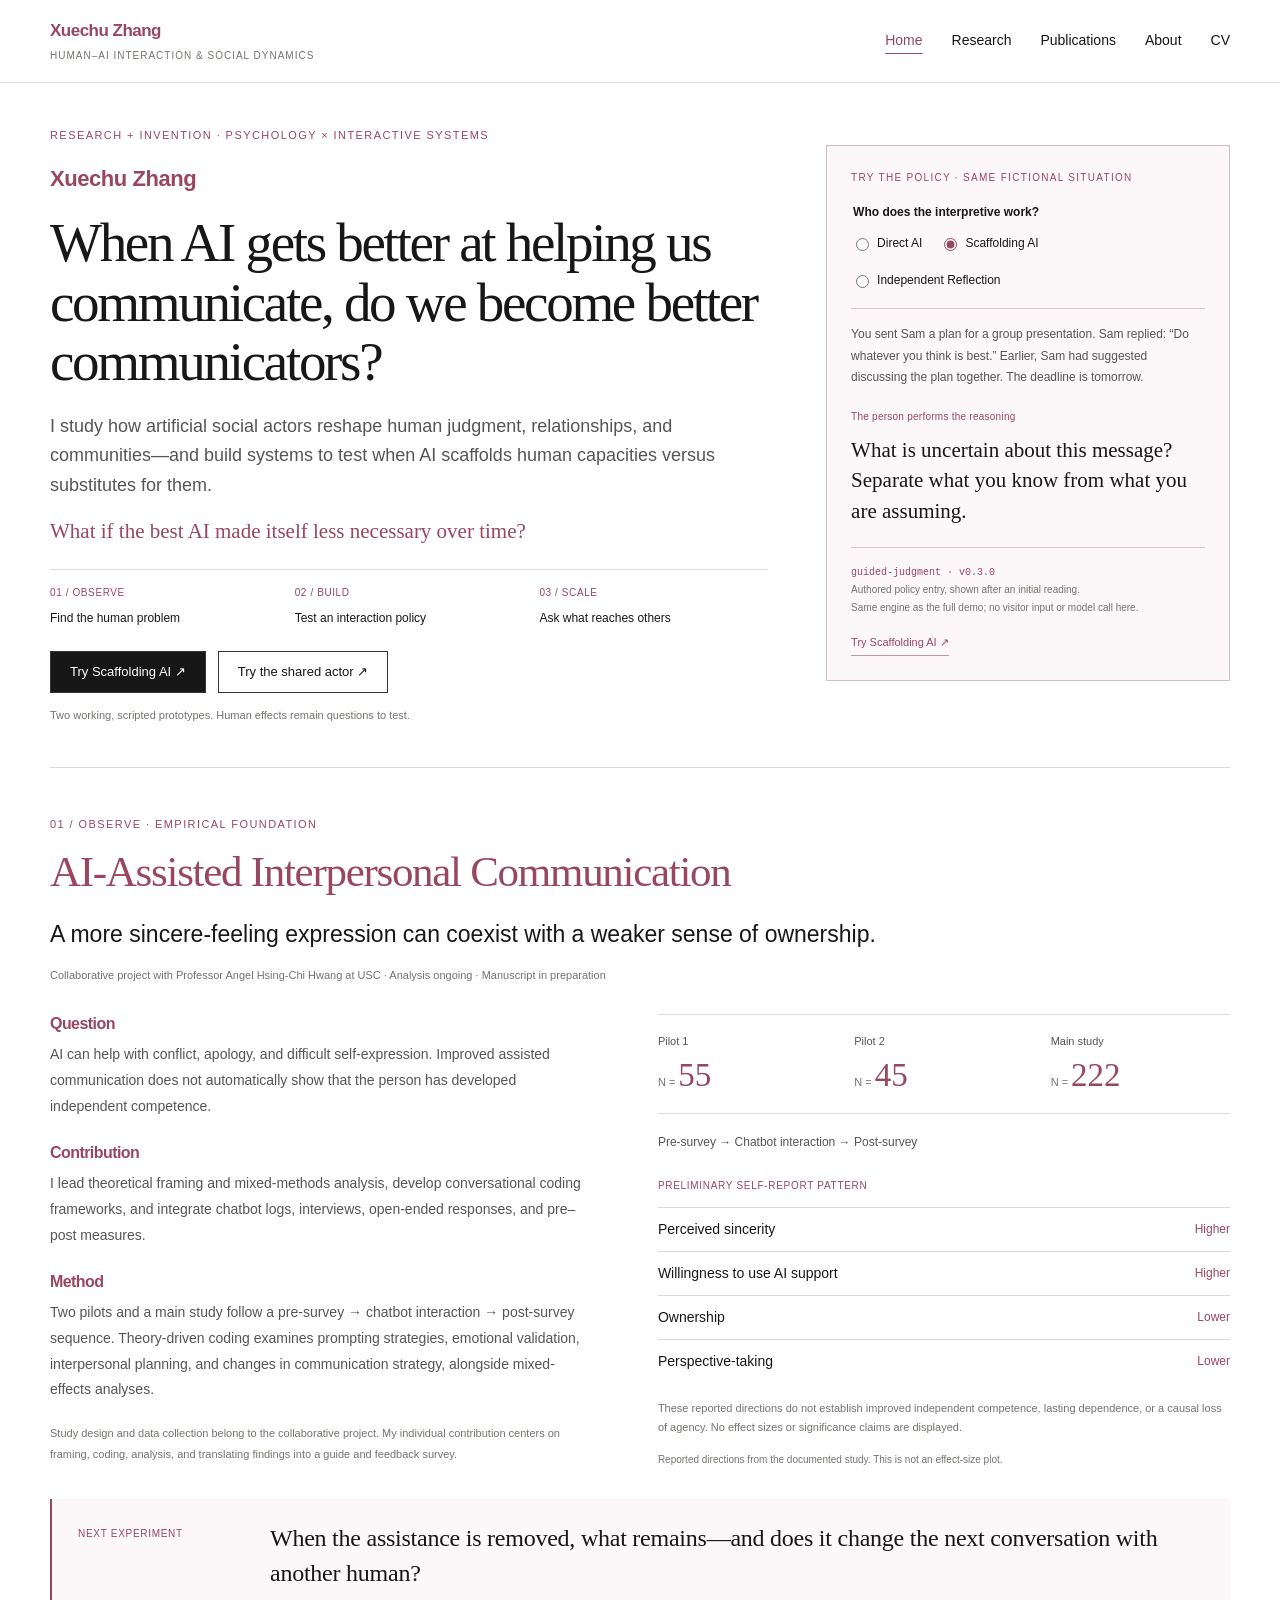
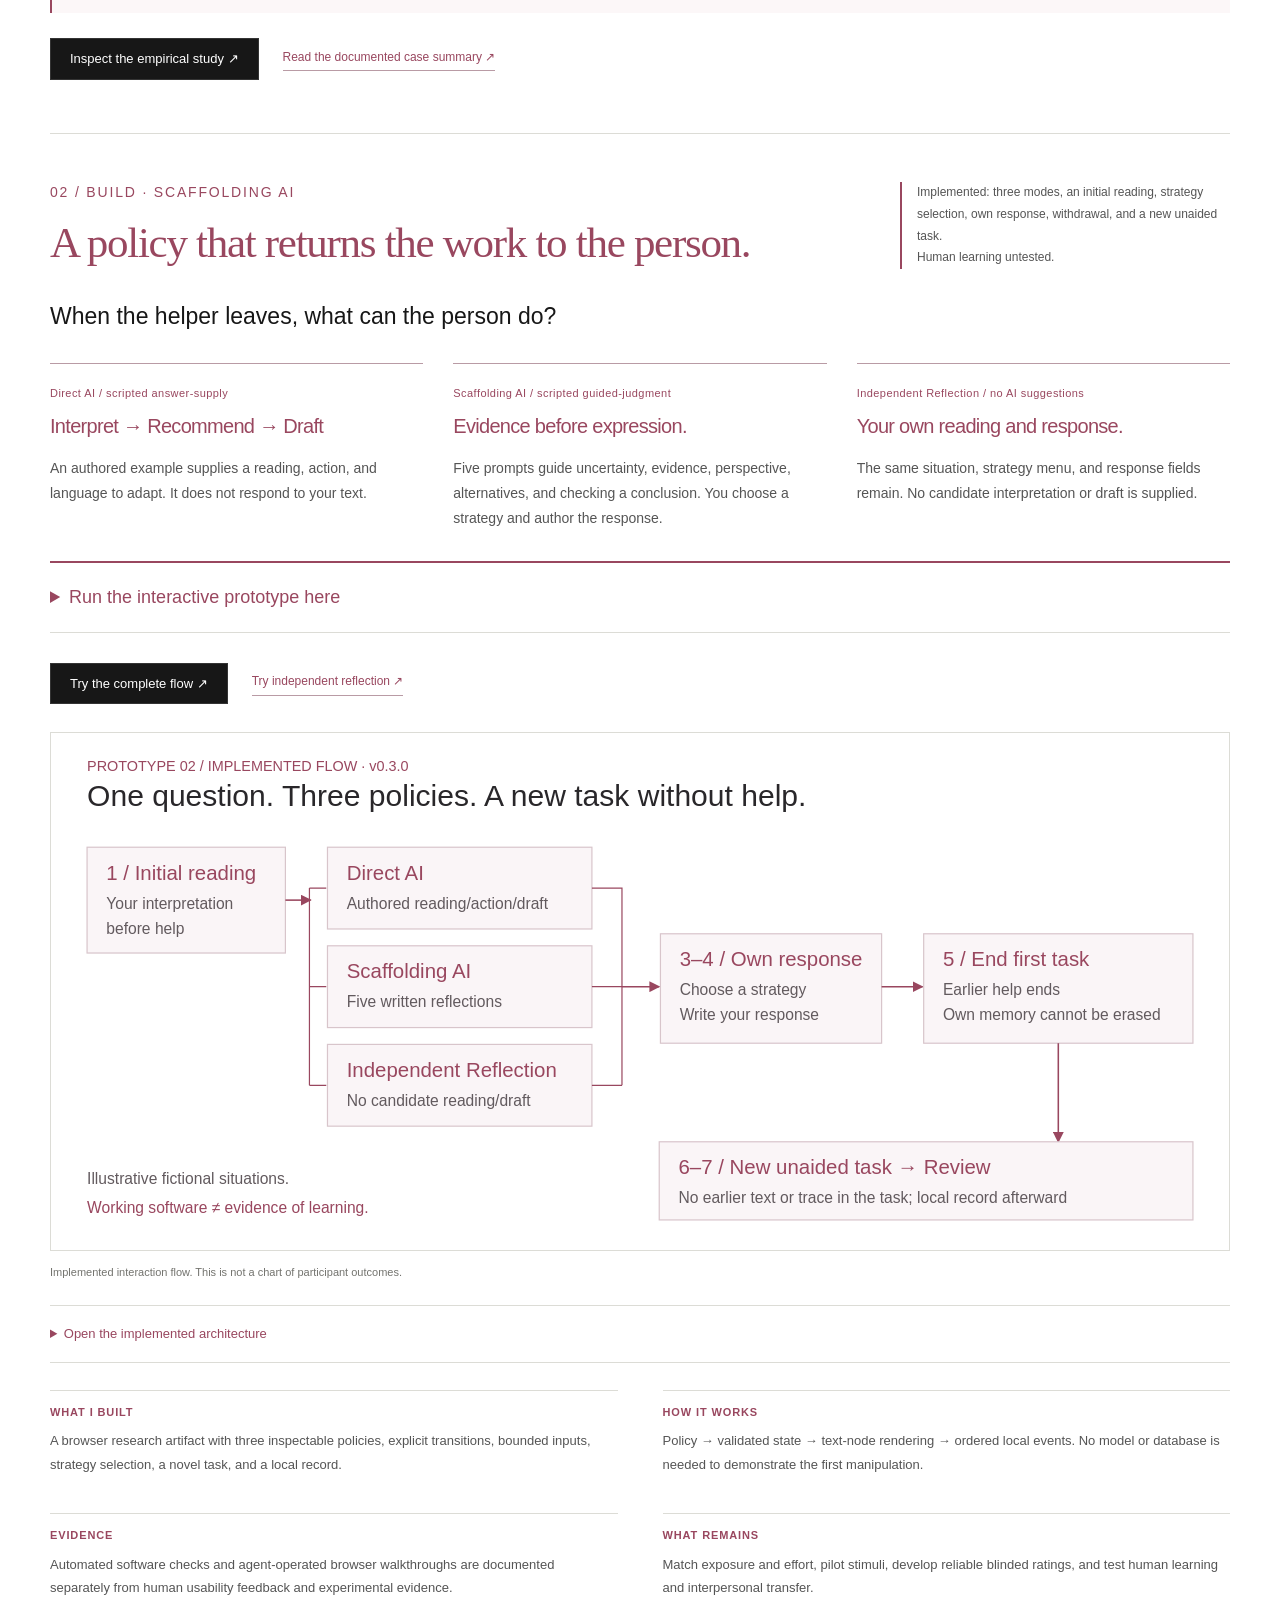
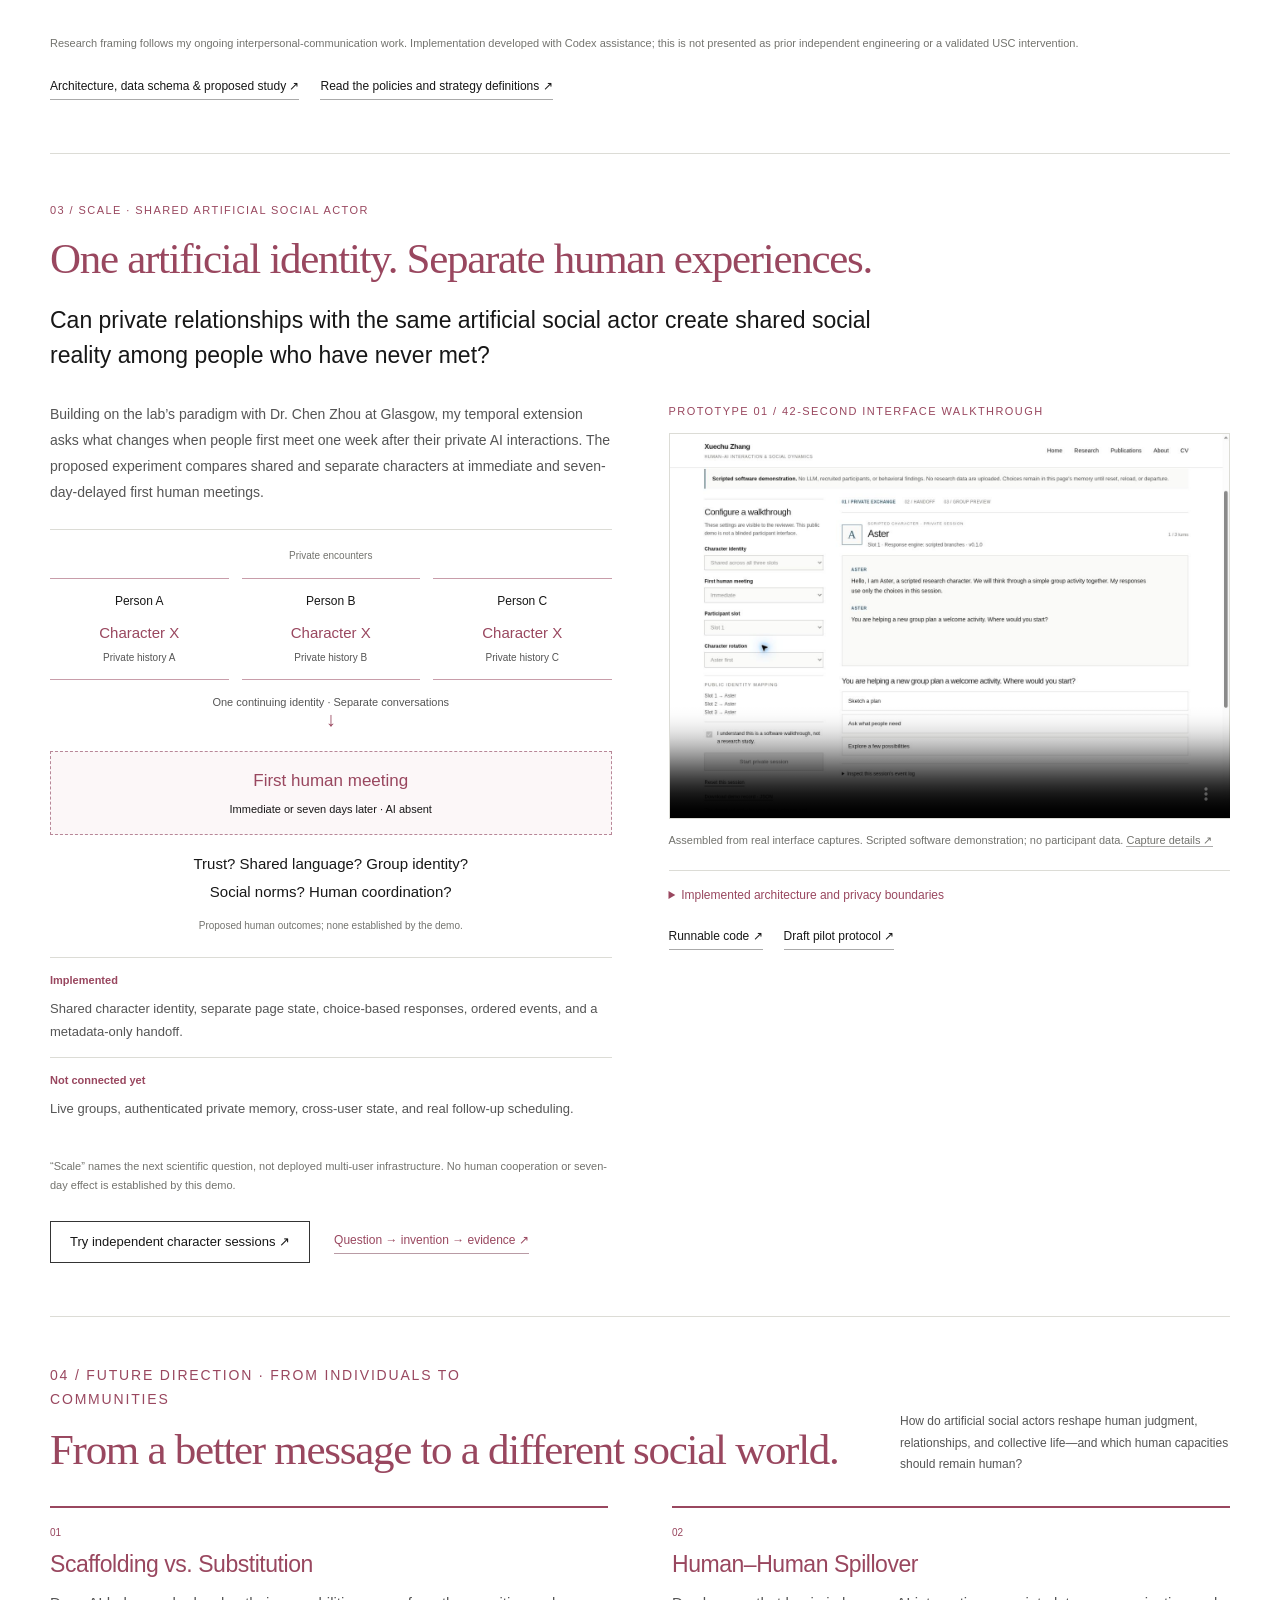
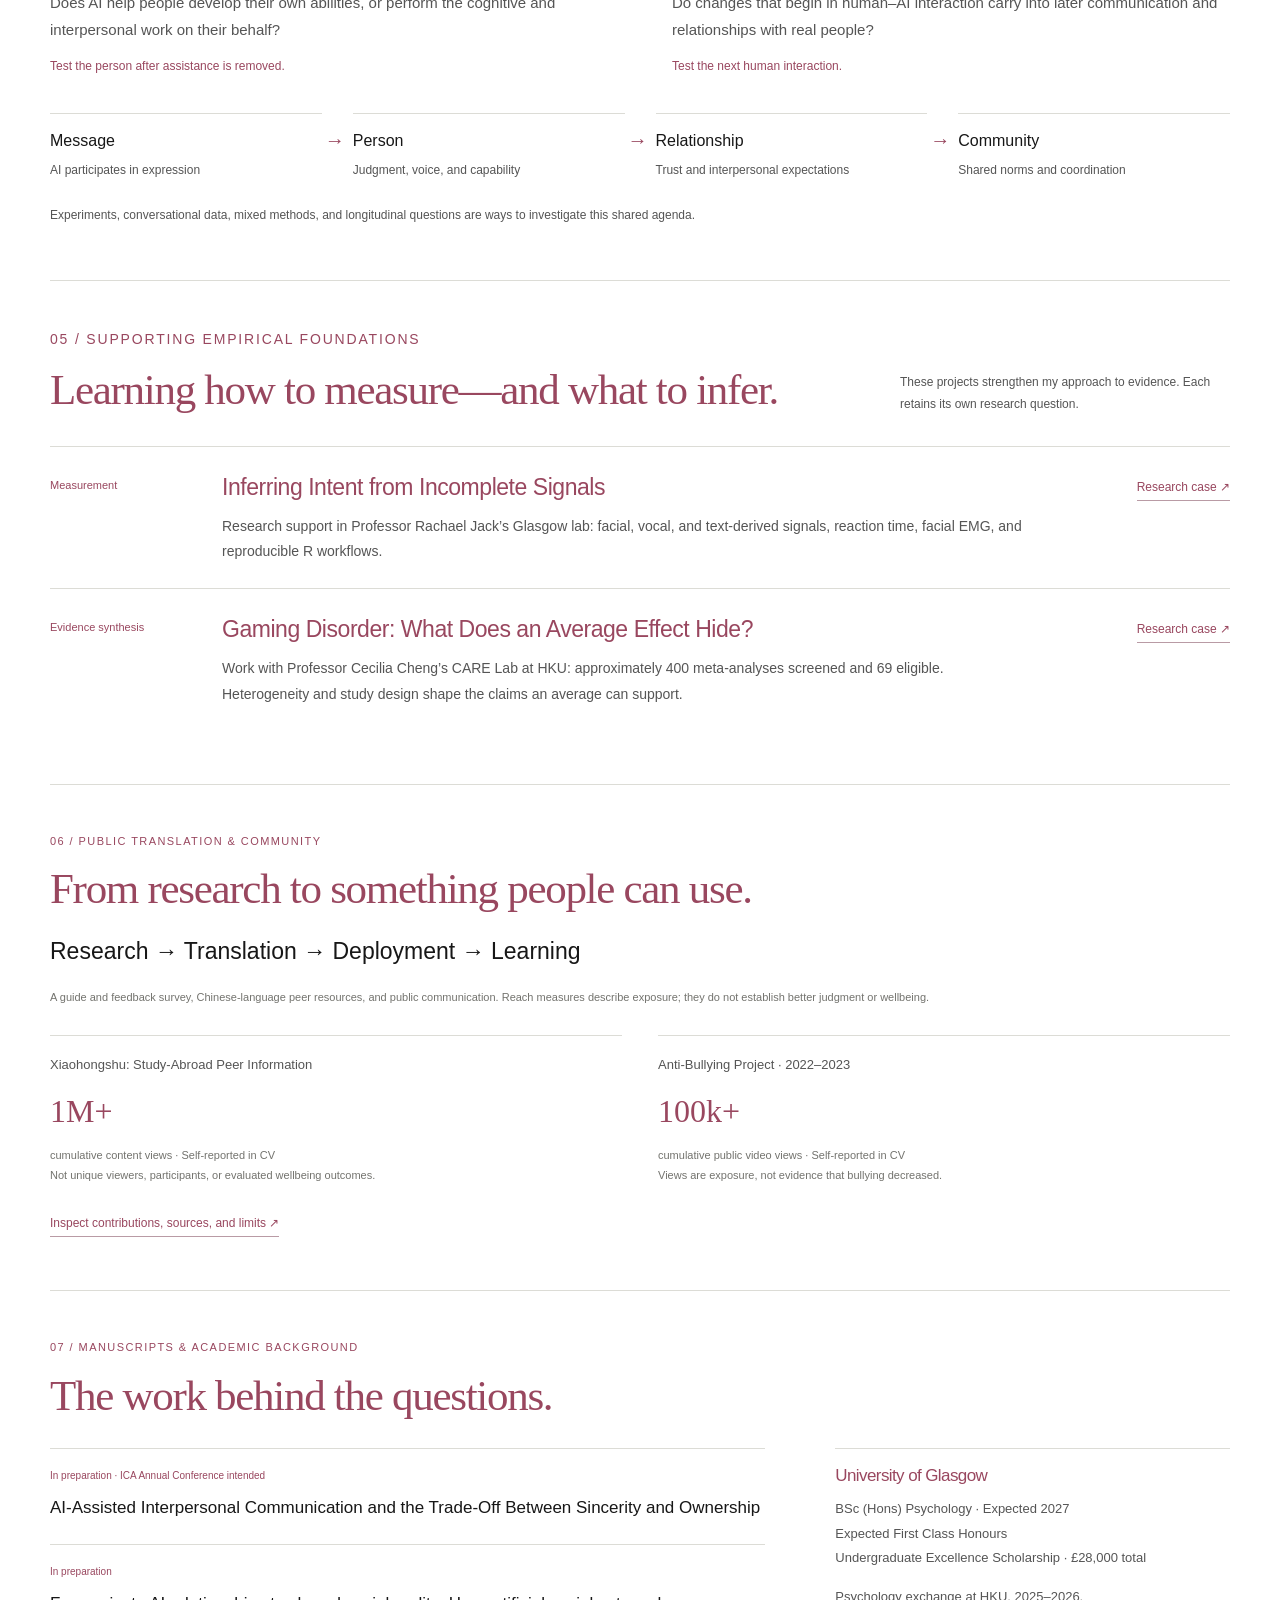
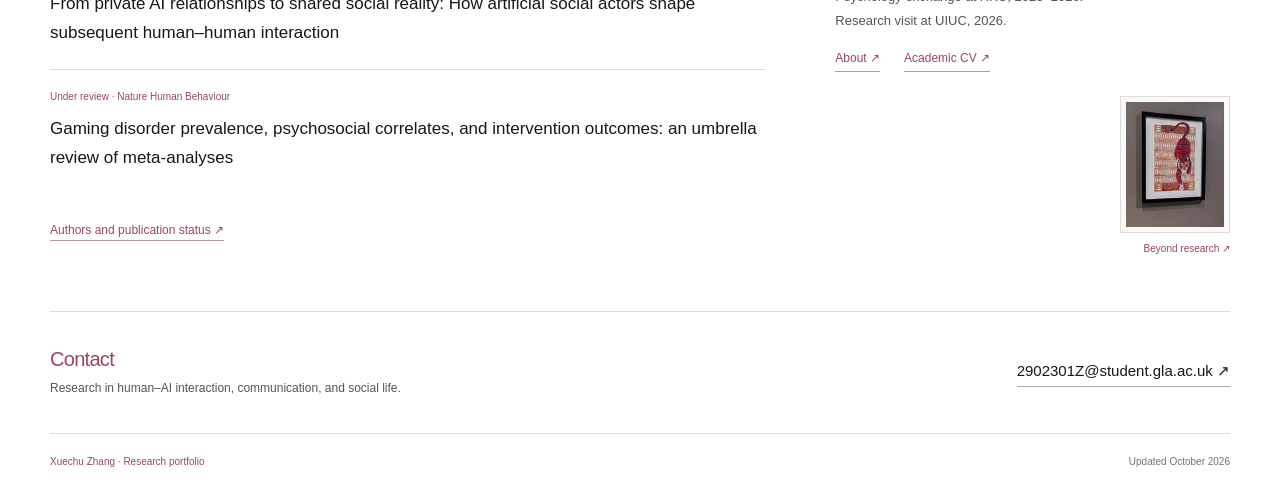
<file: index.html>
<!doctype html>
<html lang="en"><head><meta charset="utf-8"><meta name="viewport" content="width=device-width, initial-scale=1">
<title>Home | Xuechu Zhang</title><meta name="description" content="How do artificial social actors change human capacities and relationships over time? Observe a human problem. Build a testable system. Investigate broader social consequences.">
<meta name="theme-color" content="#ffffff"><meta property="og:title" content="Home | Xuechu Zhang"><meta property="og:description" content="How do artificial social actors change human capacities and relationships over time? Observe a human problem. Build a testable system. Investigate broader social consequences."><meta property="og:type" content="website">
<link rel="icon" href="assets/favicon.svg" type="image/svg+xml"><link rel="stylesheet" href="assets/style.css?v=20261009-inspect"><link rel="stylesheet" href="assets/personal.css?v=20261010-focus"><script defer src="assets/site.js"></script><link rel="stylesheet" href="assets/portfolio.css?v=20261011-modes"><script type="module" src="scaffolding/preview.mjs?v=20261011-modes"></script><script type="module" src="assets/build-embed.mjs?v=20261011-modes"></script></head>
<body class="home-page narrative-home"><a class="skip-link" href="#main">Skip to content</a><header class="site-header"><div class="nav-wrap shell">
<a class="brand" href="index.html" aria-label="Xuechu Zhang home">Xuechu Zhang<small>Human–AI Interaction & Social Dynamics</small></a>
<button class="menu-button" type="button" aria-expanded="false" aria-controls="site-nav">Menu</button>
<nav id="site-nav" aria-label="Main navigation"><a href="index.html" aria-current="page">Home</a><a href="research.html">Research</a><a href="publications.html">Publications</a><a href="about.html">About</a><a href="cv.html">CV</a></nav></div></header><main id="main"><div class="shell">
<section class="hero" aria-labelledby="home-title"><div class="hero-copy"><p class="eyebrow">Research + Invention · Psychology × Interactive Systems</p><p class="research-name">Xuechu Zhang</p><h1 id="home-title">When AI gets better at helping us communicate, do we become better communicators?</h1><p class="hero-thesis">I study how artificial social actors reshape human judgment, relationships, and communities—and build systems to test when AI scaffolds human capacities versus substitutes for them.</p><p class="design-principle">What if the best AI made itself less necessary over time?</p><nav class="project-jumps" aria-label="Observe Build Scale"><a href="#flagship-study"><span>01 / Observe</span><strong>Find the human problem</strong></a><a href="#scaffolding-ai"><span>02 / Build</span><strong>Test an interaction policy</strong></a><a href="#community-vision"><span>03 / Scale</span><strong>Ask what reaches others</strong></a></nav><div class="hero-actions"><a class="button-link primary" href="scaffolding.html?mode=scaffolding&amp;scenario=team">Try Scaffolding AI ↗</a><a class="button-link" href="prototype.html">Try the shared actor ↗</a></div><p class="hero-demo-note">Two working, scripted prototypes. Human effects remain questions to test.</p></div><aside class="policy-preview" id="home-policy-preview" aria-label="Live interaction-policy preview"><p class="eyebrow">Try the policy · Same fictional situation</p><fieldset class="preview-modes"><legend>Who does the interpretive work?</legend><label><input type="radio" name="preview-mode" value="substitution"> Direct AI</label><label><input type="radio" name="preview-mode" value="scaffolding" checked> Scaffolding AI</label><label><input type="radio" name="preview-mode" value="independent"> Independent Reflection</label></fieldset><div id="policy-preview-output" aria-live="polite" aria-atomic="true"><p class="preview-context">Sam replies to your presentation plan: “Do whatever you think is best.”</p><span class="preview-state-label">The system asks you to reason</span><p class="preview-response">What is uncertain about this message? Separate what you know from what you are assuming.</p></div><p class="preview-provenance"><code id="preview-policy-id">guided-judgment · v0.3.0</code><br>Authored policy entry, shown after an initial reading.<br>Same engine as the full demo; no visitor input or model call here.</p><a class="text-link" id="policy-demo-link" href="scaffolding.html?mode=scaffolding&amp;scenario=team">Continue in scaffolding mode ↗</a><noscript>Switching this preview requires JavaScript. The research and code links remain available.</noscript></aside></section>
<section class="portfolio-section flagship-section" id="flagship-study" aria-labelledby="flagship-title"><p class="eyebrow">01 / Observe · Empirical foundation</p><h2 id="flagship-title">AI-Assisted Interpersonal Communication</h2><p class="section-lede">A more sincere-feeling expression can coexist with a weaker sense of ownership.</p><p class="research-status">Collaborative project with Professor Angel Hsing-Chi Hwang at USC · Analysis ongoing · Manuscript in preparation</p><div class="flagship-grid"><div><h3>Question</h3><p>AI can help with conflict, apology, and difficult self-expression. Improved assisted communication does not automatically show that the person has developed independent competence.</p><h3>Contribution</h3><p>I lead theoretical framing and mixed-methods analysis, develop conversational coding frameworks, and integrate chatbot logs, interviews, open-ended responses, and pre–post measures.</p><h3>Method</h3><p>Two pilots and a main study follow a pre-survey → chatbot interaction → post-survey sequence. Theory-driven coding examines prompting strategies, emotional validation, interpersonal planning, and changes in communication strategy, alongside mixed-effects analyses.</p><p class="compact-boundary">Study design and data collection belong to the collaborative project. My individual contribution centers on framing, coding, analysis, and translating findings into a guide and feedback survey.</p></div><figure class="flagship-evidence" aria-label="Documented samples and preliminary result directions"><!-- AI_EVIDENCE:START -->
<div class="evidence-component"><dl class="sample-strip" aria-label="Documented study samples"><div><dt>Pilot 1</dt><dd><span>N = </span>55</dd></div><div><dt>Pilot 2</dt><dd><span>N = </span>45</dd></div><div><dt>Main study</dt><dd><span>N = </span>222</dd></div></dl><p class="study-sequence">Pre-survey → Chatbot interaction → Post-survey</p><p class="evidence-label">Preliminary self-report pattern</p><dl class="finding-directions"><div><dt>Perceived sincerity</dt><dd>Higher</dd></div><div><dt>Willingness to use AI support</dt><dd>Higher</dd></div><div><dt>Ownership</dt><dd>Lower</dd></div><div><dt>Perspective-taking</dt><dd>Lower</dd></div></dl><p class="evidence-boundary">These reported directions do not establish improved independent competence, lasting dependence, or a causal loss of agency. No effect sizes or significance claims are displayed.</p></div>
<!-- AI_EVIDENCE:END --><figcaption>Reported directions from the documented study. This is not an effect-size plot.</figcaption></figure></div><div class="next-discovery"><span>Next experiment</span><p>When the assistance is removed, what remains—and does it change the next conversation with another human?</p></div><div class="section-actions"><a class="button-link primary" href="research.html#ai-communication">Inspect the empirical study ↗</a><a class="text-link" href="assets/ai-communication-case-summary.txt">Read the documented case summary ↗</a></div></section>

<section class="portfolio-section scaffolding-section" id="scaffolding-ai" aria-labelledby="scaffolding-title"><div class="section-head"><div><p class="eyebrow">02 / Build · Scaffolding AI</p><h2 id="scaffolding-title">A policy that returns the work to the person.</h2></div><p class="implementation-status">Implemented: three modes, an initial reading, strategy selection, own response, withdrawal, and a new unaided task.<br>Human learning untested.</p></div><p class="section-lede narrow">When the helper leaves, what can the person do?</p><div class="mode-comparison"><section><p class="mode-label">Direct AI / scripted answer-supply</p><h3>Interpret → Recommend → Draft</h3><p>An authored example supplies a reading, action, and language to adapt. It does not respond to your text.</p></section><section><p class="mode-label">Scaffolding AI / scripted guided-judgment</p><h3>Evidence before expression.</h3><p>Five prompts guide uncertainty, evidence, perspective, alternatives, and checking a conclusion. You choose a strategy and author the response.</p></section><section><p class="mode-label">Independent Reflection / no AI suggestions</p><h3>Your own reading and response.</h3><p>The same situation, strategy menu, and response fields remain. No candidate interpretation or draft is supplied.</p></section></div>
<details class="embedded-build" id="embedded-build"><summary>Run the interactive prototype here</summary><div class="embed-toolbar"><p>Prototype 02 · v0.3.0 · Scripted walkthrough</p><div role="group" aria-label="Prototype viewport width"><button type="button" data-demo-width="wide" aria-pressed="true">Full width</button><button type="button" data-demo-width="390" aria-pressed="false">390 px preview</button></div></div><p class="embed-caption">The narrow preview changes the frame’s viewport, keeping the same session. It is a layout check, not a physical-device test.</p><p id="embed-status" role="status">Open this panel to load the working interface.</p><div class="embed-viewport"><iframe id="build-frame" title="Working Scaffolding AI demonstration" data-src="scaffolding.html?mode=scaffolding&amp;scenario=team&amp;embed=1" height="1150"></iframe></div><p class="embed-caption"><a href="scaffolding.html?mode=scaffolding&amp;scenario=team">Open the full-page version ↗</a> · Reloading or resetting clears your local demonstration text.</p></details>
<div class="section-actions"><a class="button-link primary" href="scaffolding.html?mode=scaffolding&amp;scenario=team">Try the complete flow ↗</a><a class="text-link" href="scaffolding.html?mode=independent&amp;scenario=team">Try independent reflection ↗</a></div><figure class="portfolio-figure"><div class="figure-scroll" tabindex="0" role="region" aria-label="Interaction flow schematic"><img src="assets/research/scaffolding-transfer.svg" width="980" height="430" loading="lazy" alt="Record an initial reading; one of three policies leads to a strategy and own response. End help, try a new unaided task, then review. Human learning remains untested."></div><figcaption>Implemented interaction flow. This is not a chart of participant outcomes.</figcaption></figure><details class="architecture-disclosure"><summary>Open the implemented architecture</summary><figure class="portfolio-figure"><div class="figure-scroll" tabindex="0" role="region" aria-label="Scaffolding system architecture"><img src="assets/research/scaffolding-architecture.svg" width="980" height="610" loading="lazy" alt="Public mode and scenario select three authored policies. Seven-phase validated page state drives text-node rendering and minimal events. A transfer whitelist excludes earlier assistance; human evaluation is proposed."></div><figcaption>Solid components run in the browser. Dashed behavioral evaluation is proposed.</figcaption></figure></details><dl class="build-facts"><div><dt>What I built</dt><dd>A browser research artifact with three inspectable policies, explicit transitions, bounded inputs, strategy selection, a novel task, and a local record.</dd></div><div><dt>How it works</dt><dd>Policy → validated state → text-node rendering → ordered local events. No model or database is needed to demonstrate the first manipulation.</dd></div><div><dt>Evidence</dt><dd>Automated software checks and agent-operated browser walkthroughs are documented separately from human usability feedback and experimental evidence.</dd></div><div><dt>What remains</dt><dd>Match exposure and effort, pilot stimuli, develop reliable blinded ratings, and test human learning and interpersonal transfer.</dd></div></dl><p class="implementation-credit">Research framing follows my ongoing interpersonal-communication work. Implementation developed with Codex assistance; this is not presented as prior independent engineering or a validated USC intervention.</p><div class="build-links"><a href="https://github.com/xuechuzhang/xuechuzhang.github.io/blob/main/scaffolding/README.md">Architecture, data schema &amp; proposed study ↗</a><a href="https://github.com/xuechuzhang/xuechuzhang.github.io/blob/main/scaffolding/policies.mjs">Read the policies and strategy definitions ↗</a></div></section>
<section class="portfolio-section community-vision" id="community-vision" aria-labelledby="community-vision-title"><p class="eyebrow">03 / Scale · Shared artificial social actor</p><h2 id="community-vision-title">One artificial identity. Separate human experiences.</h2><p class="section-lede narrow">Can private relationships with the same artificial social actor create shared social reality among people who have never met?</p><div class="community-vision-grid"><div><p>Building on the lab’s paradigm with Dr. Chen Zhou at Glasgow, my temporal extension asks what changes when people first meet one week after their private AI interactions. The proposed experiment compares shared and separate characters at immediate and seven-day-delayed first human meetings.</p><div class="community-flow" aria-label="Proposed shared-character study"><p class="flow-caption">Private encounters</p><div class="private-encounters"><div><strong>Person A</strong><span>Character X</span><small>Private history A</small></div><div><strong>Person B</strong><span>Character X</span><small>Private history B</small></div><div><strong>Person C</strong><span>Character X</span><small>Private history C</small></div></div><p class="shared-identity-label">One continuing identity · Separate conversations</p><div class="human-meeting"><strong>First human meeting</strong><span>Immediate or seven days later · AI absent</span></div><p class="outcome-questions">Trust? Shared language? Group identity?<br>Social norms? Human coordination?</p><p class="flow-caption">Proposed human outcomes; none established by the demo.</p></div><dl class="scale-boundaries"><div><dt>Implemented</dt><dd>Shared character identity, separate page state, choice-based responses, ordered events, and a metadata-only handoff.</dd></div><div><dt>Not connected yet</dt><dd>Live groups, authenticated private memory, cross-user state, and real follow-up scheduling.</dd></div></dl><p class="compact-boundary">“Scale” names the next scientific question, not deployed multi-user infrastructure. No human cooperation or seven-day effect is established by this demo.</p><div class="section-actions"><a class="button-link" href="prototype.html">Try independent character sessions ↗</a><a class="text-link" href="shared-actors.html">Question → invention → evidence ↗</a></div></div><div class="community-media"><figure class="build-walkthrough"><p class="eyebrow">Prototype 01 / 42-second interface walkthrough</p><video controls preload="metadata" playsinline poster="assets/demo/prototype01-poster.jpg" aria-label="Actual shared-character prototype interface captures"><source src="assets/demo/prototype01-walkthrough.mp4" type="video/mp4"><track kind="captions" src="assets/demo/prototype01-walkthrough.vtt" srclang="en" label="English" default><p><a href="assets/demo/prototype01-walkthrough.mp4">Download the walkthrough</a></p></video><figcaption>Assembled from real interface captures. Scripted software demonstration; no participant data. <a href="assets/demo/README.md">Capture details ↗</a></figcaption></figure><details class="build-architecture"><summary>Implemented architecture and privacy boundaries</summary><figure class="build-figure"><a href="assets/research/prototype-architecture.svg"><img src="assets/research/prototype-architecture.svg" width="980" height="640" loading="lazy" alt="Shared public identity, independent private session state, and a human-only handoff preview. Future infrastructure is marked separately."></a><figcaption><a href="https://github.com/xuechuzhang/xuechuzhang.github.io/blob/main/docs/prototype-spec.md">Read the technical specification ↗</a></figcaption></figure></details><div class="build-links"><a href="https://github.com/xuechuzhang/xuechuzhang.github.io/blob/main/prototype/README.md">Runnable code ↗</a><a href="https://github.com/xuechuzhang/xuechuzhang.github.io/blob/main/docs/pilot-protocol.md">Draft pilot protocol ↗</a></div></div></div></section>

<section class="portfolio-section framework-section" id="research-framework" aria-labelledby="framework-title"><div class="section-head"><div><p class="eyebrow">04 / Future direction · From individuals to communities</p><h2 id="framework-title">From a better message to a different social world.</h2></div><p>How do artificial social actors reshape human judgment, relationships, and collective life—and which human capacities should remain human?</p></div><div class="mechanism-pair"><section><p class="mechanism-number">01</p><h3>Scaffolding vs. Substitution</h3><p>Does AI help people develop their own abilities, or perform the cognitive and interpersonal work on their behalf?</p><p class="mechanism-test">Test the person after assistance is removed.</p></section><section><p class="mechanism-number">02</p><h3>Human–Human Spillover</h3><p>Do changes that begin in human–AI interaction carry into later communication and relationships with real people?</p><p class="mechanism-test">Test the next human interaction.</p></section></div><ol class="research-path" aria-label="Research trajectory"><li><span>Message</span><p>AI participates in expression</p></li><li><span>Person</span><p>Judgment, voice, and capability</p></li><li><span>Relationship</span><p>Trust and interpersonal expectations</p></li><li><span>Community</span><p>Shared norms and coordination</p></li></ol><p class="framework-note">Experiments, conversational data, mixed methods, and longitudinal questions are ways to investigate this shared agenda.</p></section>

<section class="portfolio-section evidence-foundations" aria-labelledby="foundations-title"><div class="section-head"><div><p class="eyebrow">05 / Supporting empirical foundations</p><h2 id="foundations-title">Learning how to measure—and what to infer.</h2></div><p>These projects strengthen my approach to evidence. Each retains its own research question.</p></div><div class="foundation-row"><span>Measurement</span><div><h3><a href="research.html#social-perception">Inferring Intent from Incomplete Signals</a></h3><p>Research support in Professor Rachael Jack’s Glasgow lab: facial, vocal, and text-derived signals, reaction time, facial EMG, and reproducible R workflows.</p></div><a class="text-link" href="research.html#social-perception">Research case ↗</a></div><div class="foundation-row"><span>Evidence synthesis</span><div><h3><a href="research.html#gaming-disorder">Gaming Disorder: What Does an Average Effect Hide?</a></h3><p>Work with Professor Cecilia Cheng’s CARE Lab at HKU: approximately 400 meta-analyses screened and 69 eligible. Heterogeneity and study design shape the claims an average can support.</p></div><a class="text-link" href="research.html#gaming-disorder">Research case ↗</a></div></section>
<section class="portfolio-section impact-preview" aria-labelledby="impact-title"><p class="eyebrow">06 / Public translation &amp; community</p><h2 id="impact-title">From research to something people can use.</h2><p class="section-lede narrow">Research → Translation → Deployment → Learning</p><p class="compact-boundary">A guide and feedback survey, Chinese-language peer resources, and public communication. Reach measures describe exposure; they do not establish better judgment or wellbeing.</p><!-- IMPACT_TEASER:START -->
<dl class="impact-metrics"><div><dt>Xiaohongshu: Study-Abroad Peer Information</dt><dd>1M+</dd><p>cumulative content views · Self-reported in CV<br>Not unique viewers, participants, or evaluated wellbeing outcomes.</p></div><div><dt>Anti-Bullying Project · 2022–2023</dt><dd>100k+</dd><p>cumulative public video views · Self-reported in CV<br>Views are exposure, not evidence that bullying decreased.</p></div></dl>
<!-- IMPACT_TEASER:END --><div class="section-actions"><a class="text-link" href="impact.html">Inspect contributions, sources, and limits ↗</a></div></section>
<section class="portfolio-section background-section" aria-labelledby="background-title"><p class="eyebrow">07 / Manuscripts &amp; academic background</p><h2 id="background-title">The work behind the questions.</h2><div class="background-grid"><div><ul class="manuscript-preview"><li><span>In preparation · ICA Annual Conference intended</span><a href="publications.html">AI-Assisted Interpersonal Communication and the Trade-Off Between Sincerity and Ownership</a></li><li><span>In preparation</span><a href="publications.html">From private AI relationships to shared social reality: How artificial social actors shape subsequent human–human interaction</a></li><li><span>Under review · Nature Human Behaviour</span><a href="publications.html">Gaming disorder prevalence, psychosocial correlates, and intervention outcomes: an umbrella review of meta-analyses</a></li></ul><a class="text-link" href="publications.html">Authors and publication status ↗</a></div><aside class="academic-note"><h3>University of Glasgow</h3><p>BSc (Hons) Psychology · Expected 2027<br>Expected First Class Honours<br>Undergraduate Excellence Scholarship · £28,000 total</p><p>Psychology exchange at HKU, 2025–2026.<br>Research visit at UIUC, 2026.</p><div class="background-actions"><a class="text-link" href="about.html">About ↗</a><a class="text-link" href="cv.html">Academic CV ↗</a></div><figure class="home-personal-art"><a href="about.html#beyond-research-title"><img src="assets/photos/tiger-art.jpg" width="1280" height="1637" loading="lazy" alt="Photograph of a framed tiger artwork"></a><figcaption><a href="about.html#beyond-research-title">Beyond research ↗</a></figcaption></figure></aside></div></section>
</div></main><section class="contact shell" id="contact" aria-labelledby="contact-title"><div><h2 id="contact-title">Contact</h2><p>Research in human–AI interaction, communication, and social life.</p></div><a href="mailto:2902301Z@student.gla.ac.uk">2902301Z@student.gla.ac.uk ↗</a></section>
<footer class="site-footer shell"><p>Xuechu Zhang · Research portfolio</p><p>Updated October 2026</p></footer></body></html>
</file>
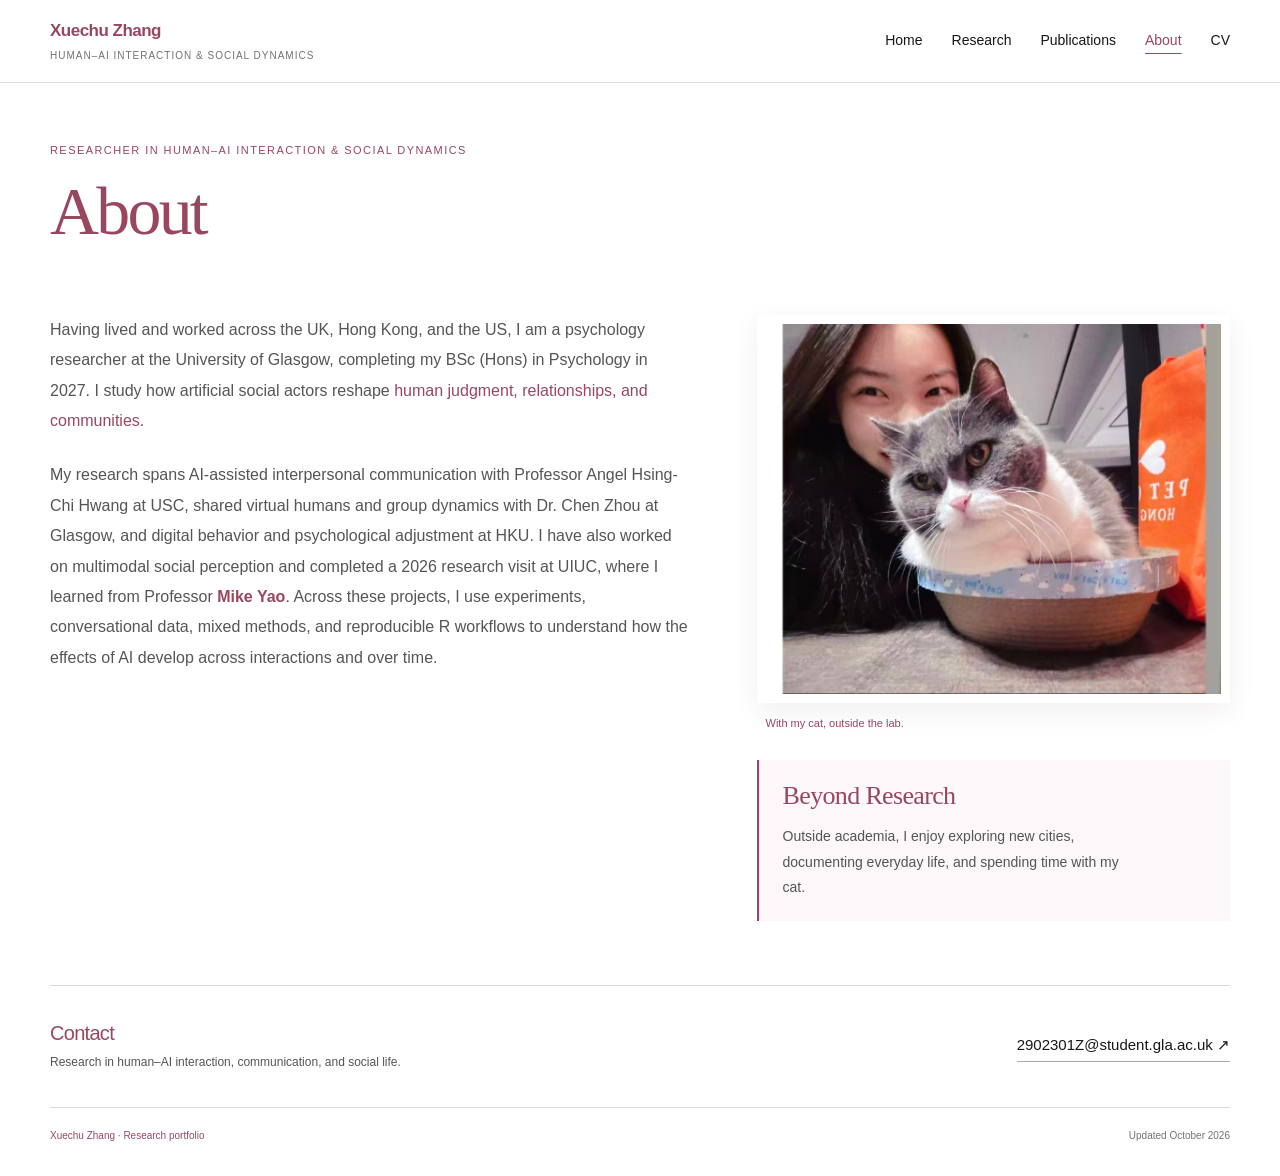
<file: about.html>
<!doctype html>
<html lang="en"><head><meta charset="utf-8"><meta name="viewport" content="width=device-width, initial-scale=1">
<title>About | Xuechu Zhang</title><meta name="description" content="Xuechu Zhang studies how artificial social actors reshape human judgment, relationships, and communities.">
<meta name="theme-color" content="#ffffff"><meta property="og:title" content="About | Xuechu Zhang"><meta property="og:description" content="Xuechu Zhang studies how artificial social actors reshape human judgment, relationships, and communities."><meta property="og:type" content="website">
<link rel="icon" href="assets/favicon.svg" type="image/svg+xml"><link rel="stylesheet" href="assets/style.css?v=20261009-inspect"><link rel="stylesheet" href="assets/personal.css?v=20261010-focus"><script defer src="assets/site.js"></script></head>
<body class="about-page"><a class="skip-link" href="#main">Skip to content</a>
<header class="site-header"><div class="nav-wrap shell">
<a class="brand" href="index.html" aria-label="Xuechu Zhang home">Xuechu Zhang<small>Human–AI Interaction & Social Dynamics</small></a>
<button class="menu-button" type="button" aria-expanded="false" aria-controls="site-nav">Menu</button>
<nav id="site-nav" aria-label="Main navigation"><a href="index.html">Home</a><a href="research.html">Research</a><a href="publications.html">Publications</a><a href="about.html" aria-current="page">About</a><a href="cv.html">CV</a></nav></div></header><main id="main"><div class="shell"><header class="page-intro"><p class="eyebrow">Researcher in Human–AI Interaction & Social Dynamics</p><h1 id="about-title">About</h1></header>
<div class="about-layout"><div class="about-bio"><p>Having lived and worked across the UK, Hong Kong, and the US, I am a psychology researcher at the University of Glasgow, completing my BSc (Hons) in Psychology in 2027. I study how artificial social actors reshape <span class="rose-emphasis">human judgment, relationships, and communities</span>.</p>
<p>My research spans AI-assisted interpersonal communication with Professor Angel Hsing-Chi Hwang at USC, shared virtual humans and group dynamics with Dr. Chen Zhou at Glasgow, and digital behavior and psychological adjustment at HKU. I have also worked on multimodal social perception and completed a 2026 research visit at UIUC, where I learned from Professor <strong class="rose-emphasis">Mike Yao</strong>. Across these projects, I use experiments, conversational data, mixed methods, and reproducible R workflows to understand how the effects of AI develop across interactions and over time.</p></div><aside class="about-life" aria-labelledby="beyond-research-title"><figure class="about-portrait"><img src="assets/photos/xuechu-and-cat.jpg" width="969" height="787" alt="Xuechu Zhang with her cat" decoding="async"><figcaption>With my cat, outside the lab.</figcaption></figure><section class="beyond-research"><h2 id="beyond-research-title">Beyond Research</h2><p>Outside academia, I enjoy exploring new cities, documenting everyday life, and spending time with my cat.</p></section></aside></div></div></main><section class="contact shell" id="contact" aria-labelledby="contact-title"><div><h2 id="contact-title">Contact</h2><p>Research in human–AI interaction, communication, and social life.</p></div><a href="mailto:2902301Z@student.gla.ac.uk">2902301Z@student.gla.ac.uk ↗</a></section>
<footer class="site-footer shell"><p>Xuechu Zhang · Research portfolio</p><p>Updated October 2026</p></footer></body></html>
</file>
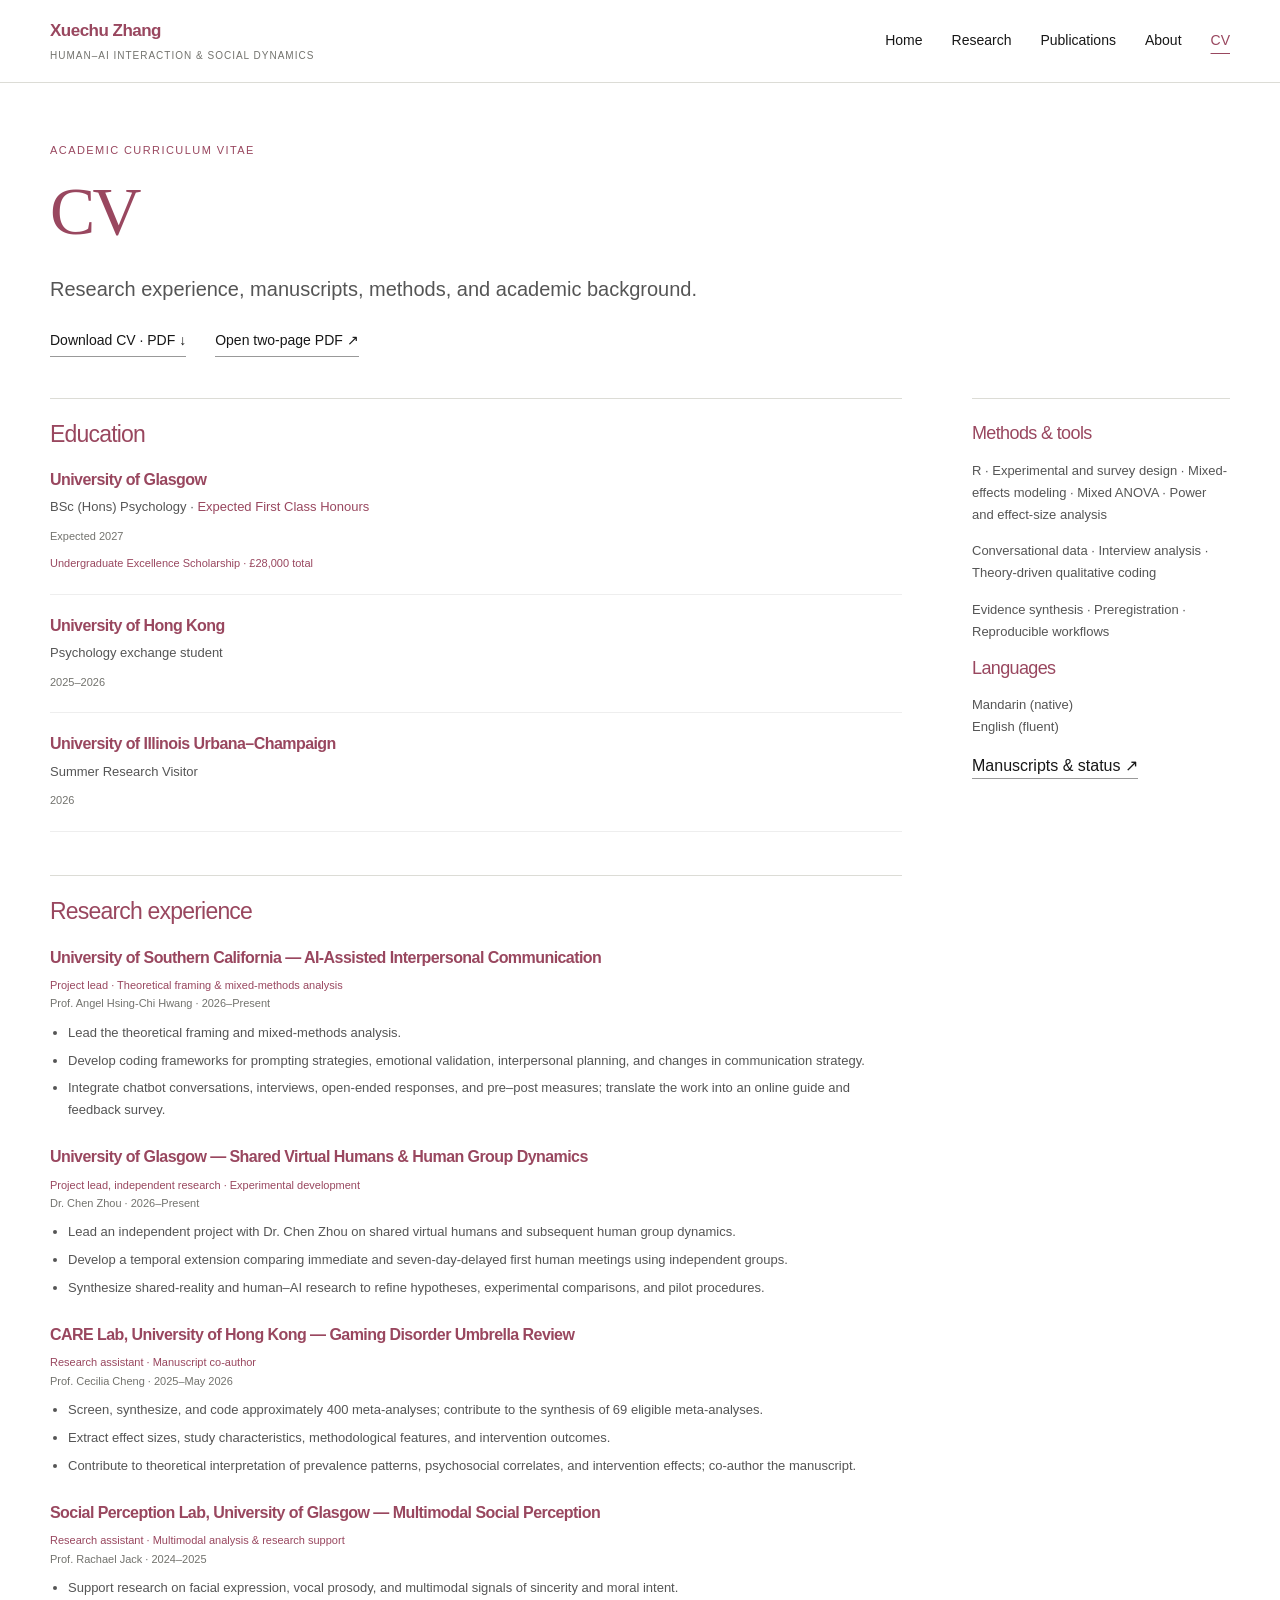
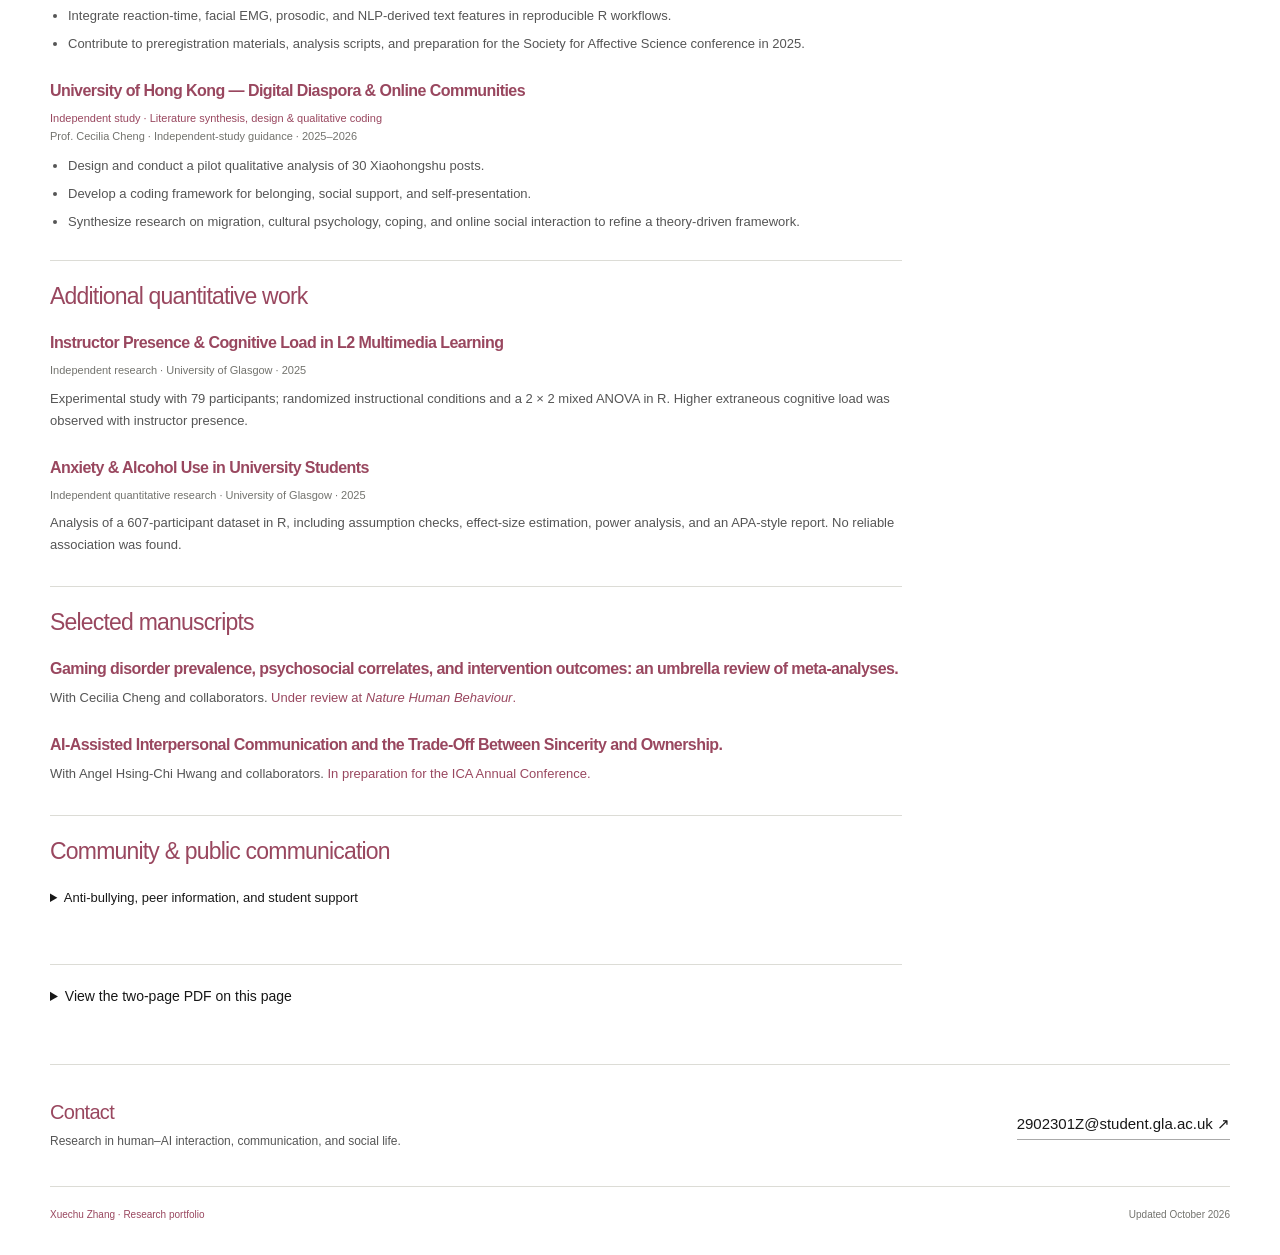
<file: cv.html>
<!doctype html>
<html lang="en"><head><meta charset="utf-8"><meta name="viewport" content="width=device-width, initial-scale=1">
<title>CV | Xuechu Zhang</title><meta name="description" content="Xuechu Zhang studies how artificial social actors reshape human judgment, relationships, and communities.">
<meta name="theme-color" content="#ffffff"><meta property="og:title" content="CV | Xuechu Zhang"><meta property="og:description" content="Xuechu Zhang studies how artificial social actors reshape human judgment, relationships, and communities."><meta property="og:type" content="website">
<link rel="icon" href="assets/favicon.svg" type="image/svg+xml"><link rel="stylesheet" href="assets/style.css?v=20261009-inspect"><link rel="stylesheet" href="assets/personal.css?v=20261010-refine"><script defer src="assets/site.js"></script></head>
<body class="cv-page"><a class="skip-link" href="#main">Skip to content</a>
<header class="site-header"><div class="nav-wrap shell">
<a class="brand" href="index.html" aria-label="Xuechu Zhang home">Xuechu Zhang<small>Human–AI Interaction & Social Dynamics</small></a>
<button class="menu-button" type="button" aria-expanded="false" aria-controls="site-nav">Menu</button>
<nav id="site-nav" aria-label="Main navigation"><a href="index.html">Home</a><a href="research.html">Research</a><a href="publications.html">Publications</a><a href="about.html">About</a><a href="cv.html" aria-current="page">CV</a></nav></div></header><main id="main"><div class="shell"><header class="page-intro"><p class="eyebrow">Academic curriculum vitae</p><h1>CV</h1><p class="lede">Research experience, manuscripts, methods, and academic background.</p><div class="plain-links cv-actions"><a href="assets/Zhang_Xuechu_CV.pdf" download>Download CV · PDF ↓</a><a href="assets/Zhang_Xuechu_CV.pdf" target="_blank" rel="noopener">Open two-page PDF ↗</a></div></header>
<div class="cv-layout"><div class="cv-content"><section class="cv-section"><h2>Education</h2><div class="education-entry"><h3>University of Glasgow</h3><p>BSc (Hons) Psychology · <span class="rose-emphasis">Expected First Class Honours</span></p><p class="date">Expected 2027</p><p class="date"><span class="rose-emphasis">Undergraduate Excellence Scholarship · £28,000 total</span></p></div>
<div class="education-entry"><h3>University of Hong Kong</h3><p>Psychology exchange student</p><p class="date">2025–2026</p></div>
<div class="education-entry"><h3>University of Illinois Urbana–Champaign</h3><p>Summer Research Visitor</p><p class="date">2026</p></div></section><section class="cv-section"><h2>Research experience</h2><article class="cv-entry"><h3>University of Southern California — AI-Assisted Interpersonal Communication</h3><p class="cv-meta"><span class="cv-role">Project lead · Theoretical framing &amp; mixed-methods analysis</span><br>Prof. Angel Hsing-Chi Hwang · 2026–Present</p><ul><li>Lead the theoretical framing and mixed-methods analysis.</li><li>Develop coding frameworks for prompting strategies, emotional validation, interpersonal planning, and changes in communication strategy.</li><li>Integrate chatbot conversations, interviews, open-ended responses, and pre–post measures; translate the work into an online guide and feedback survey.</li></ul></article><article class="cv-entry"><h3>University of Glasgow — Shared Virtual Humans &amp; Human Group Dynamics</h3><p class="cv-meta"><span class="cv-role">Project lead, independent research · Experimental development</span><br>Dr. Chen Zhou · 2026–Present</p><ul><li>Lead an independent project with Dr. Chen Zhou on shared virtual humans and subsequent human group dynamics.</li><li>Develop a temporal extension comparing immediate and seven-day-delayed first human meetings using independent groups.</li><li>Synthesize shared-reality and human–AI research to refine hypotheses, experimental comparisons, and pilot procedures.</li></ul></article><article class="cv-entry"><h3>CARE Lab, University of Hong Kong — Gaming Disorder Umbrella Review</h3><p class="cv-meta"><span class="cv-role">Research assistant · Manuscript co-author</span><br>Prof. Cecilia Cheng · 2025–May 2026</p><ul><li>Screen, synthesize, and code approximately 400 meta-analyses; contribute to the synthesis of 69 eligible meta-analyses.</li><li>Extract effect sizes, study characteristics, methodological features, and intervention outcomes.</li><li>Contribute to theoretical interpretation of prevalence patterns, psychosocial correlates, and intervention effects; co-author the manuscript.</li></ul></article><article class="cv-entry"><h3>Social Perception Lab, University of Glasgow — Multimodal Social Perception</h3><p class="cv-meta"><span class="cv-role">Research assistant · Multimodal analysis &amp; research support</span><br>Prof. Rachael Jack · 2024–2025</p><ul><li>Support research on facial expression, vocal prosody, and multimodal signals of sincerity and moral intent.</li><li>Integrate reaction-time, facial EMG, prosodic, and NLP-derived text features in reproducible R workflows.</li><li>Contribute to preregistration materials, analysis scripts, and preparation for the Society for Affective Science conference in 2025.</li></ul></article><article class="cv-entry"><h3>University of Hong Kong — Digital Diaspora &amp; Online Communities</h3><p class="cv-meta"><span class="cv-role">Independent study · Literature synthesis, design &amp; qualitative coding</span><br>Prof. Cecilia Cheng · Independent-study guidance · 2025–2026</p><ul><li>Design and conduct a pilot qualitative analysis of 30 Xiaohongshu posts.</li><li>Develop a coding framework for belonging, social support, and self-presentation.</li><li>Synthesize research on migration, cultural psychology, coping, and online social interaction to refine a theory-driven framework.</li></ul></article></section>
<section class="cv-section"><h2>Additional quantitative work</h2><article class="cv-entry"><h3>Instructor Presence & Cognitive Load in L2 Multimedia Learning</h3><p class="cv-meta">Independent research · University of Glasgow · 2025</p><p>Experimental study with 79 participants; randomized instructional conditions and a 2 × 2 mixed ANOVA in R. Higher extraneous cognitive load was observed with instructor presence.</p></article><article class="cv-entry"><h3>Anxiety & Alcohol Use in University Students</h3><p class="cv-meta">Independent quantitative research · University of Glasgow · 2025</p><p>Analysis of a 607-participant dataset in R, including assumption checks, effect-size estimation, power analysis, and an APA-style report. No reliable association was found.</p></article></section>
<section class="cv-section"><h2>Selected manuscripts</h2><article class="cv-entry"><h3>Gaming disorder prevalence, psychosocial correlates, and intervention outcomes: an umbrella review of meta-analyses.</h3><p>With Cecilia Cheng and collaborators. <span class="rose-emphasis">Under review at <em>Nature Human Behaviour</em>.</span></p></article><article class="cv-entry"><h3>AI-Assisted Interpersonal Communication and the Trade-Off Between Sincerity and Ownership.</h3><p>With Angel Hsing-Chi Hwang and collaborators. <span class="rose-emphasis">In preparation for the ICA Annual Conference.</span></p></article></section>
<section class="cv-section" id="community-contributions"><h2>Community & public communication</h2><details class="community-details"><summary>Anti-bullying, peer information, and student support</summary><article class="cv-entry"><h3>Anti-Bullying Project · 2022–2023</h3><p>Contributed to interviews, focus groups, survey questions, and public materials. Reported project scope: 30+ interviews, 40+ interview hours, and 100k+ public video views.</p></article><article class="cv-entry"><h3>Xiaohongshu · Independent Content Creator</h3><p>Chinese-language study-abroad resources and peer information sharing; content has received more than one million views. Views describe cumulative exposure, not unique people or evaluated wellbeing outcomes.</p></article><article class="cv-entry"><h3>Chinese Student Union, University of Glasgow</h3><p class="cv-meta">Student Support Volunteer · 2024–Present</p><p>Support with arrivals, orientation, campus information, and access to university resources.</p></article></details></section>
<details class="pdf-details"><summary>View the two-page PDF on this page</summary><object data="assets/Zhang_Xuechu_CV.pdf" type="application/pdf" aria-label="Xuechu Zhang two-page academic CV"><p><a href="assets/Zhang_Xuechu_CV.pdf">Open the CV PDF</a></p></object></details></div>
<aside class="cv-sidebar"><h2>Methods & tools</h2><p>R · Experimental and survey design · Mixed-effects modeling · Mixed ANOVA · Power and effect-size analysis</p><p>Conversational data · Interview analysis · Theory-driven qualitative coding</p><p>Evidence synthesis · Preregistration · Reproducible workflows</p><h2>Languages</h2><p>Mandarin (native)<br>English (fluent)</p><a class="inline-link" href="publications.html">Manuscripts & status ↗</a></aside></div></div></main><section class="contact shell" id="contact" aria-labelledby="contact-title"><div><h2 id="contact-title">Contact</h2><p>Research in human–AI interaction, communication, and social life.</p></div><a href="mailto:2902301Z@student.gla.ac.uk">2902301Z@student.gla.ac.uk ↗</a></section>
<footer class="site-footer shell"><p>Xuechu Zhang · Research portfolio</p><p>Updated October 2026</p></footer></body></html>
</file>
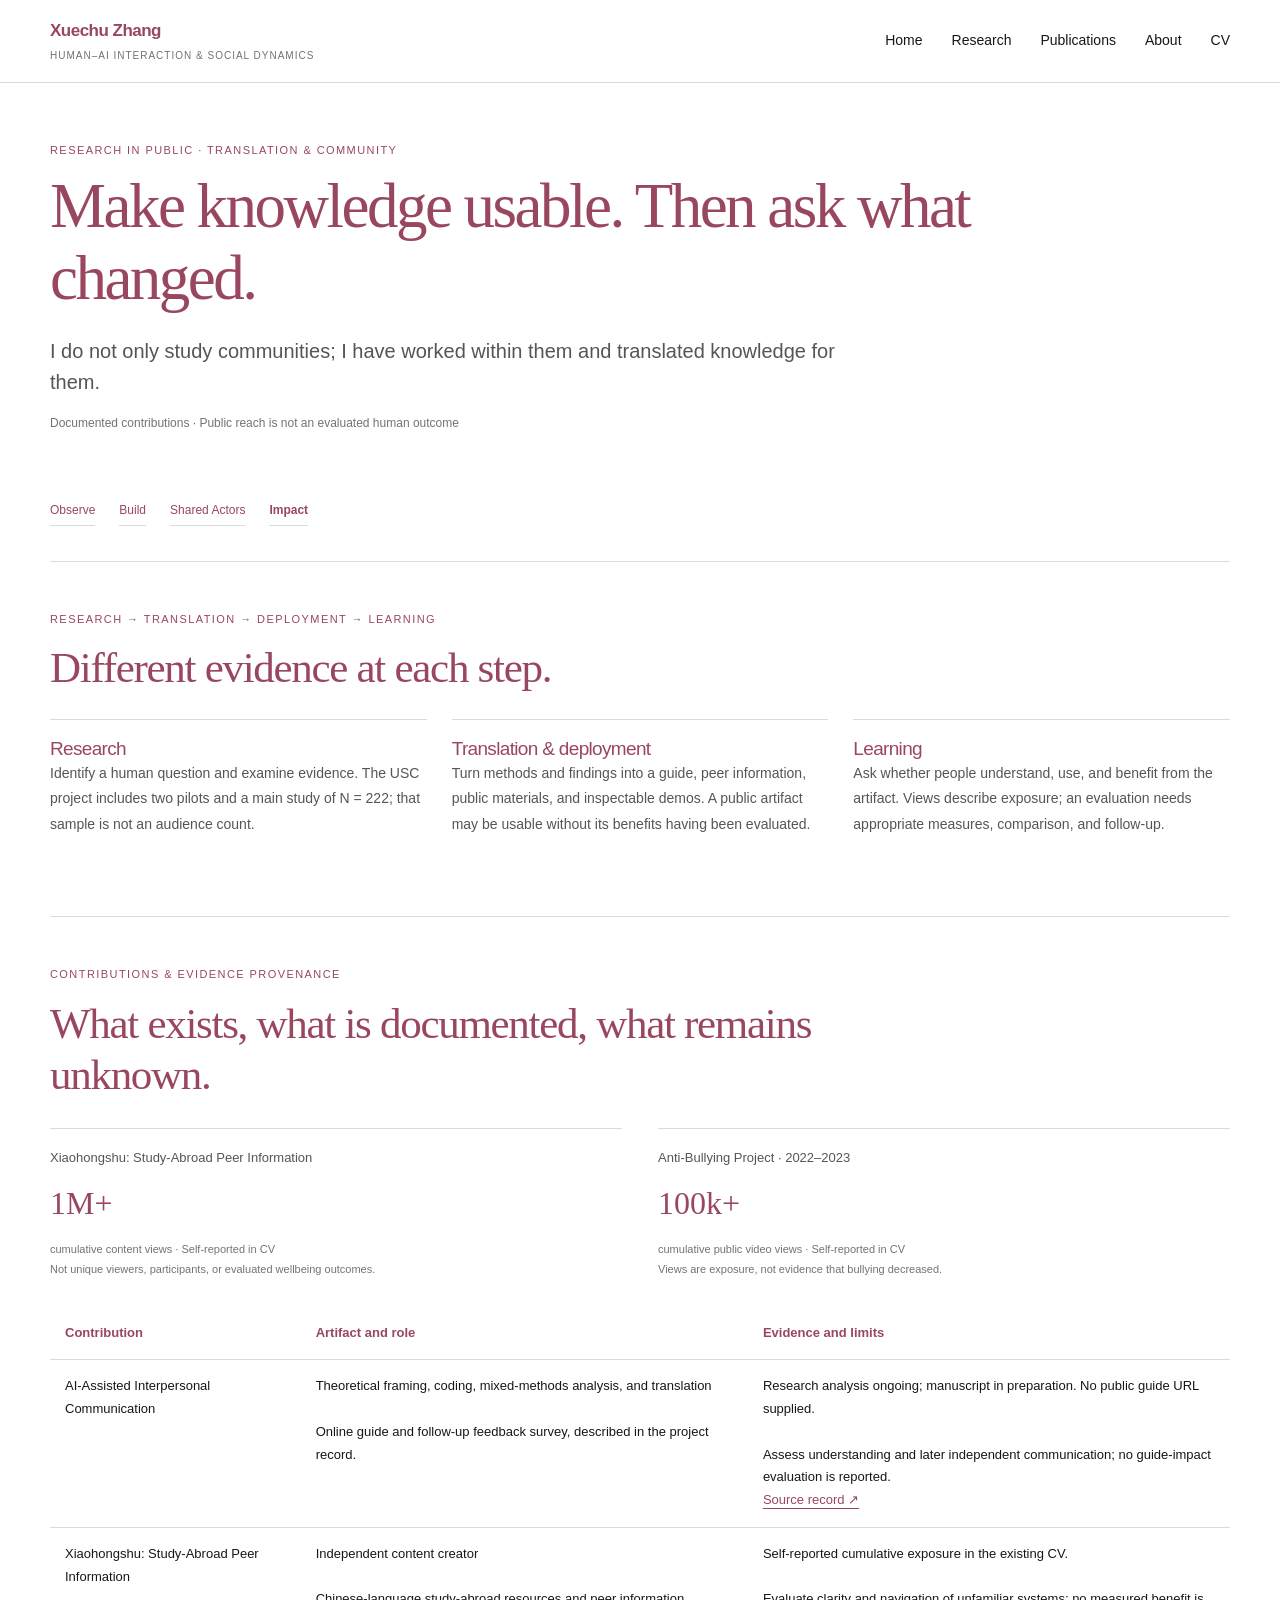
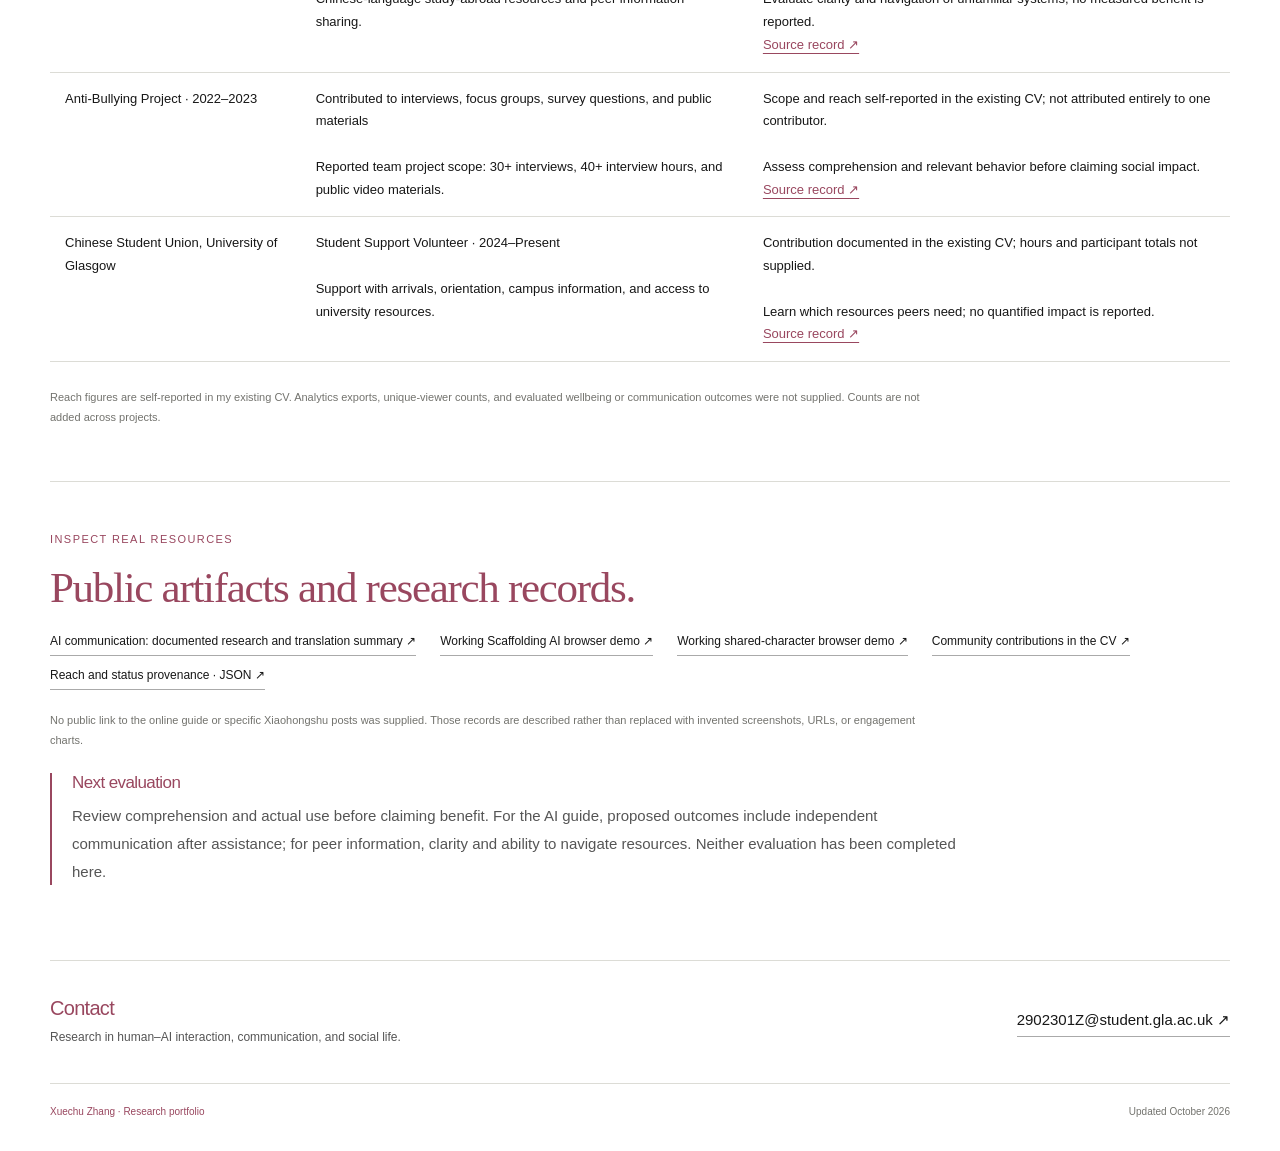
<file: impact.html>
<!doctype html>
<html lang="en"><head><meta charset="utf-8"><meta name="viewport" content="width=device-width, initial-scale=1"><title>Impact | Xuechu Zhang</title><meta name="description" content="Documented public translation and community contributions, with reach provenance and clear limits on outcome claims."><link rel="icon" href="assets/favicon.svg" type="image/svg+xml"><link rel="stylesheet" href="assets/style.css?v=20261009-inspect"><link rel="stylesheet" href="assets/personal.css?v=20261010-focus"><link rel="stylesheet" href="assets/portfolio.css?v=20261011-modes"><script defer src="assets/site.js"></script></head><body class="research-page feature-page"><a class="skip-link" href="#main">Skip to content</a><header class="site-header"><div class="nav-wrap shell">
<a class="brand" href="index.html" aria-label="Xuechu Zhang home">Xuechu Zhang<small>Human–AI Interaction & Social Dynamics</small></a>
<button class="menu-button" type="button" aria-expanded="false" aria-controls="site-nav">Menu</button>
<nav id="site-nav" aria-label="Main navigation"><a href="index.html">Home</a><a href="research.html">Research</a><a href="publications.html">Publications</a><a href="about.html">About</a><a href="cv.html">CV</a></nav></div></header><main id="main" class="shell"><header class="page-intro"><p class="eyebrow">Research in public · Translation &amp; Community</p><h1>Make knowledge usable. Then ask what changed.</h1><p class="lede">I do not only study communities; I have worked within them and translated knowledge for them.</p><p class="research-status">Documented contributions · Public reach is not an evaluated human outcome</p></header><nav class="project-subnav" aria-label="Project navigation"><a href="research.html#ai-communication">Observe</a><a href="scaffolding.html">Build</a><a href="shared-actors.html">Shared Actors</a><a href="impact.html" aria-current="page">Impact</a></nav>
<section class="portfolio-section" aria-labelledby="impact-loop"><p class="eyebrow">Research → Translation → Deployment → Learning</p><h2 id="impact-loop">Different evidence at each step.</h2><div class="story-list"><div><h3>Research</h3><p>Identify a human question and examine evidence. The USC project includes two pilots and a main study of N = 222; that sample is not an audience count.</p></div><div><h3>Translation &amp; deployment</h3><p>Turn methods and findings into a guide, peer information, public materials, and inspectable demos. A public artifact may be usable without its benefits having been evaluated.</p></div><div><h3>Learning</h3><p>Ask whether people understand, use, and benefit from the artifact. Views describe exposure; an evaluation needs appropriate measures, comparison, and follow-up.</p></div></div></section>
<section class="portfolio-section" aria-labelledby="impact-records"><p class="eyebrow">Contributions &amp; evidence provenance</p><h2 id="impact-records">What exists, what is documented, what remains unknown.</h2><!-- IMPACT_RECORDS:START -->
<dl class="impact-metrics"><div><dt>Xiaohongshu: Study-Abroad Peer Information</dt><dd>1M+</dd><p>cumulative content views · Self-reported in CV<br>Not unique viewers, participants, or evaluated wellbeing outcomes.</p></div><div><dt>Anti-Bullying Project · 2022–2023</dt><dd>100k+</dd><p>cumulative public video views · Self-reported in CV<br>Views are exposure, not evidence that bullying decreased.</p></div></dl><div class="table-wrap" tabindex="0" role="region" aria-label="Documented contributions and sources"><table><thead><tr><th>Contribution</th><th>Artifact and role</th><th>Evidence and limits</th></tr></thead><tbody><tr><td>AI-Assisted Interpersonal Communication</td><td>Theoretical framing, coding, mixed-methods analysis, and translation<br><br>Online guide and follow-up feedback survey, described in the project record.</td><td>Research analysis ongoing; manuscript in preparation. No public guide URL supplied.<br><br>Assess understanding and later independent communication; no guide-impact evaluation is reported.<br><a class="source-link" href="assets/ai-communication-case-summary.txt">Source record ↗</a></td></tr><tr><td>Xiaohongshu: Study-Abroad Peer Information</td><td>Independent content creator<br><br>Chinese-language study-abroad resources and peer information sharing.</td><td>Self-reported cumulative exposure in the existing CV.<br><br>Evaluate clarity and navigation of unfamiliar systems; no measured benefit is reported.<br><a class="source-link" href="cv.html#community-contributions">Source record ↗</a></td></tr><tr><td>Anti-Bullying Project · 2022–2023</td><td>Contributed to interviews, focus groups, survey questions, and public materials<br><br>Reported team project scope: 30+ interviews, 40+ interview hours, and public video materials.</td><td>Scope and reach self-reported in the existing CV; not attributed entirely to one contributor.<br><br>Assess comprehension and relevant behavior before claiming social impact.<br><a class="source-link" href="cv.html#community-contributions">Source record ↗</a></td></tr><tr><td>Chinese Student Union, University of Glasgow</td><td>Student Support Volunteer · 2024–Present<br><br>Support with arrivals, orientation, campus information, and access to university resources.</td><td>Contribution documented in the existing CV; hours and participant totals not supplied.<br><br>Learn which resources peers need; no quantified impact is reported.<br><a class="source-link" href="cv.html#community-contributions">Source record ↗</a></td></tr></tbody></table></div>
<!-- IMPACT_RECORDS:END --><p class="compact-boundary">Reach figures are self-reported in my existing CV. Analytics exports, unique-viewer counts, and evaluated wellbeing or communication outcomes were not supplied. Counts are not added across projects.</p></section>
<section class="portfolio-section" aria-labelledby="impact-artifacts"><p class="eyebrow">Inspect real resources</p><h2 id="impact-artifacts">Public artifacts and research records.</h2><ul class="artifact-links"><li><a href="assets/ai-communication-case-summary.txt">AI communication: documented research and translation summary ↗</a></li><li><a href="scaffolding.html">Working Scaffolding AI browser demo ↗</a></li><li><a href="prototype.html">Working shared-character browser demo ↗</a></li><li><a href="cv.html#community-contributions">Community contributions in the CV ↗</a></li><li><a href="assets/content/impact.json">Reach and status provenance · JSON ↗</a></li></ul><p class="compact-boundary">No public link to the online guide or specific Xiaohongshu posts was supplied. Those records are described rather than replaced with invented screenshots, URLs, or engagement charts.</p><div class="learning-loop"><h3>Next evaluation</h3><p>Review comprehension and actual use before claiming benefit. For the AI guide, proposed outcomes include independent communication after assistance; for peer information, clarity and ability to navigate resources. Neither evaluation has been completed here.</p></div></section></main><section class="contact shell" id="contact" aria-labelledby="contact-title"><div><h2 id="contact-title">Contact</h2><p>Research in human–AI interaction, communication, and social life.</p></div><a href="mailto:2902301Z@student.gla.ac.uk">2902301Z@student.gla.ac.uk ↗</a></section>
<footer class="site-footer shell"><p>Xuechu Zhang · Research portfolio</p><p>Updated October 2026</p></footer></body></html>
</file>
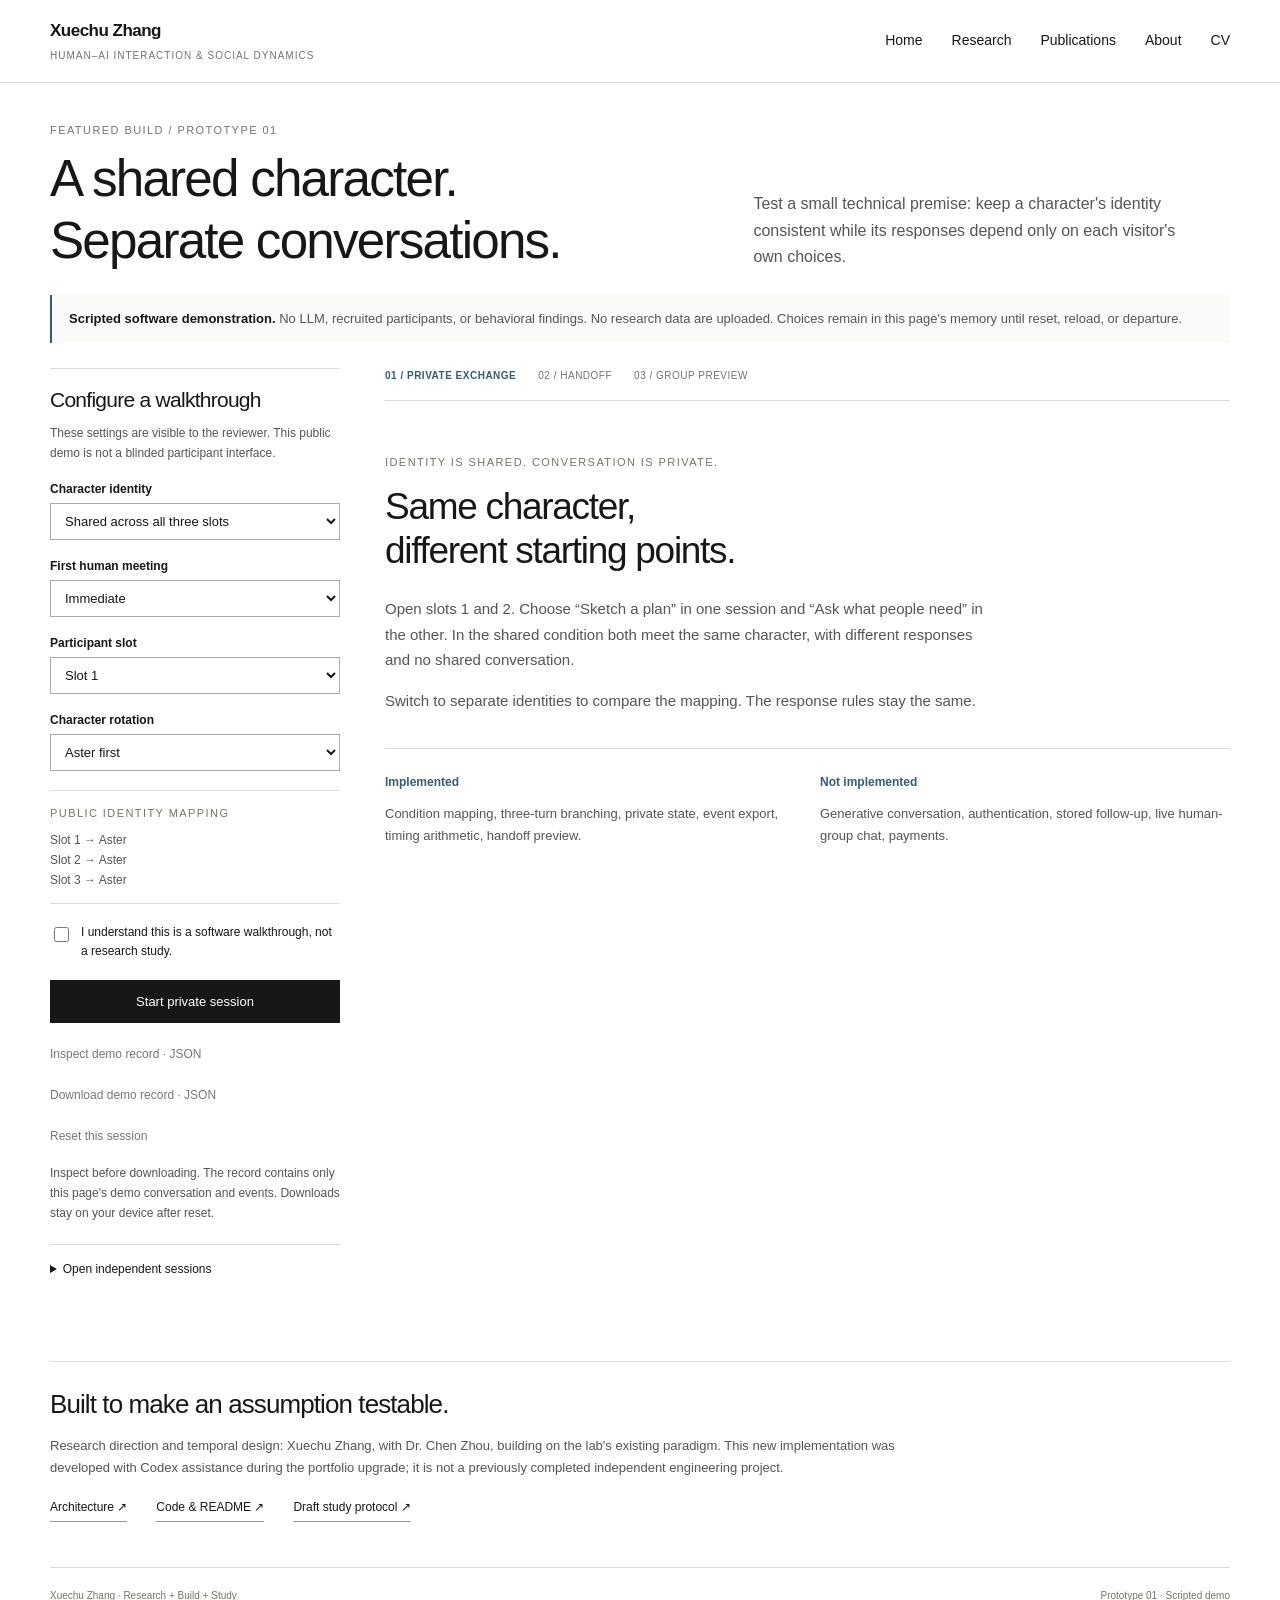
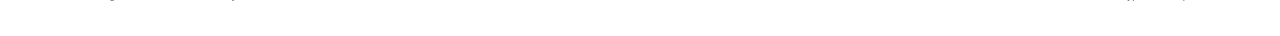
<file: prototype.html>
<!doctype html>
<html lang="en">
<head>
<meta charset="utf-8"><meta name="viewport" content="width=device-width, initial-scale=1">
<title>Shared Character · Prototype 01 | Xuechu Zhang</title>
<meta name="description" content="A working, scripted browser prototype testing shared character identity and private session boundaries. Software demonstration; not participant research.">
<link rel="icon" href="assets/favicon.svg" type="image/svg+xml">
<link rel="stylesheet" href="assets/style.css?v=20261009-inspect"><link rel="stylesheet" href="prototype/prototype.css?v=20261009-inspect">
<script defer src="assets/site.js"></script><script type="module" src="prototype/app.mjs?v=20261009-inspect"></script>
</head>
<body>
<a class="skip-link" href="#main">Skip to content</a>
<header class="site-header"><div class="nav-wrap shell">
<a class="brand" href="index.html" aria-label="Xuechu Zhang home">Xuechu Zhang<small>Human–AI Interaction &amp; Social Dynamics</small></a>
<button class="menu-button" type="button" aria-expanded="false" aria-controls="site-nav">Menu</button>
<nav id="site-nav" aria-label="Main navigation"><a href="index.html">Home</a><a href="research.html">Research</a><a href="publications.html">Publications</a><a href="about.html">About</a><a href="cv.html">CV</a></nav>
</div></header>
<main id="main" class="shell prototype-main">
<div class="prototype-heading"><div><p class="eyebrow">Featured Build / Prototype 01</p><h1>A shared character.<br>Separate conversations.</h1></div><p>Test a small technical premise: keep a character's identity consistent while its responses depend only on each visitor's own choices.</p></div>
<p class="demo-notice"><strong>Scripted software demonstration.</strong> No LLM, recruited participants, or behavioral findings. No research data are uploaded. Choices remain in this page's memory until reset, reload, or departure.</p>
<noscript><p class="demo-notice">This prototype requires JavaScript. The <a href="https://github.com/xuechuzhang/xuechuzhang.github.io/blob/main/prototype/README.md">README</a> explains the interaction and its limitations.</p></noscript>
<div class="prototype-layout" id="prototype-layout" data-session-active="false">
<aside class="config-panel" aria-labelledby="config-title">
<h2 id="config-title">Configure a walkthrough</h2><p class="compact">These settings are visible to the reviewer. This public demo is not a blinded participant interface.</p>
<form id="config-form">
<div class="config-field"><label for="identity">Character identity</label><select id="identity" name="identity"><option value="shared">Shared across all three slots</option><option value="separate">Separate for each slot</option></select></div>
<div class="config-field"><label for="delay">First human meeting</label><select id="delay" name="delay"><option value="0">Immediate</option><option value="7">Seven days later</option></select></div>
<div class="config-field"><label for="slot">Participant slot</label><select id="slot" name="slot"><option value="1">Slot 1</option><option value="2">Slot 2</option><option value="3">Slot 3</option></select></div>
<div class="config-field"><label for="rotation">Character rotation</label><select id="rotation" name="rotation"><option value="0">Aster first</option><option value="1">Rowan first</option><option value="2">Marlow first</option></select></div>
<div class="character-map"><p class="eyebrow">Public identity mapping</p><ul id="identity-map"></ul></div>
<label class="acknowledgement"><input id="demo-ack" type="checkbox" required><span>I understand this is a software walkthrough, not a research study.</span></label>
<button class="demo-button primary" type="submit" id="start-session">Start private session</button>
</form>
<div class="session-actions"><button class="text-button" id="inspect-session" type="button" disabled>Inspect demo record · JSON</button><button class="text-button" id="export-session" type="button" disabled>Download demo record · JSON</button><button class="text-button" id="reset-session" type="button" disabled>Reset this session</button></div>
<p class="compact">Inspect before downloading. The record contains only this page's demo conversation and events. Downloads stay on your device after reset.</p>
<details class="demo-details"><summary>Open independent sessions</summary><p class="compact">Each link opens a separate page with the same public settings. No private conversation is passed to the new tab.</p><div id="session-links" class="session-links"></div></details>
<p id="app-status" class="app-status" role="status" aria-live="polite"></p>
</aside>
<div class="session-area">
<ol class="demo-progress" aria-label="Walkthrough stages"><li id="progress-1">01 / Private exchange</li><li id="progress-2">02 / Handoff</li><li id="progress-3">03 / Group preview</li></ol>
<section id="welcome-panel" class="welcome-panel"><p class="eyebrow">Identity is shared. Conversation is private.</p><h2>Same character,<br>different starting points.</h2><p>Open slots 1 and 2. Choose “Sketch a plan” in one session and “Ask what people need” in the other. In the shared condition both meet the same character, with different responses and no shared conversation.</p><p>Switch to separate identities to compare the mapping. The response rules stay the same.</p><div class="demo-boundaries"><div><strong>Implemented</strong><p>Condition mapping, three-turn branching, private state, event export, timing arithmetic, handoff preview.</p></div><div><strong>Not implemented</strong><p>Generative conversation, authentication, stored follow-up, live human-group chat, payments.</p></div></div></section>
<section id="chat-panel" hidden aria-labelledby="character-title">
<header class="character-header"><span id="character-mark" class="character-mark" aria-hidden="true">A</span><div><p class="eyebrow">Scripted character · private session</p><h2 id="character-title">Aster</h2><p id="session-label" class="compact"></p></div><span id="turn-label" class="turn-label"></span></header>
<div id="transcript" class="transcript" role="log" aria-label="Private conversation" aria-live="polite" aria-relevant="additions"></div>
<div id="choice-panel"><h3 id="choice-prompt" tabindex="-1"></h3><div id="choices" class="choice-list"></div></div>
<div id="handoff-panel" class="handoff-panel" hidden><p class="eyebrow">Private exchange complete</p><h3>The character leaves before people meet.</h3><p id="eligibility-note"></p><p class="compact">Only public identity and schedule metadata enter the facilitator handoff. Your choices and transcript remain here.</p><button id="open-group" class="demo-button primary" type="button">Open group-phase preview</button></div>
</section>
<section id="group-panel" class="group-panel" hidden aria-labelledby="group-title">
<p class="eyebrow">Human-only handoff · illustrative task</p><h2 id="group-title" tabindex="-1">People meet. The agent is absent.</h2>
<p id="group-clock-note" class="demo-notice"></p>
<ol class="group-instructions"><li><strong>First decision:</strong> after a brief neutral introduction, each person privately chooses how many of ten tokens to contribute. In a study, choices must be independently committed and the payment rule honored.</li><li><strong>Then discussion:</strong> a 12-minute human-only discussion about a newcomer welcome activity. Record how people ask questions, take up ideas, and express disagreement.</li><li><strong>Then measures:</strong> partner-specific shared-reality reports and character recognition. These are proposed research measures, not collected by this demo.</li></ol>
<div class="payoff-preview"><h3>Understand the cooperation task</h3><p>Move the three illustrative contributions. All inputs belong to this visitor; there are no other connected people and no actual payments.</p>
<div class="payoff-inputs">
<label for="token-1">Illustrative contribution 1 <output id="value-1" for="token-1">0</output><input id="token-1" type="range" min="0" max="10" step="1" value="0"></label>
<label for="token-2">Illustrative contribution 2 <output id="value-2" for="token-2">0</output><input id="token-2" type="range" min="0" max="10" step="1" value="0"></label>
<label for="token-3">Illustrative contribution 3 <output id="value-3" for="token-3">0</output><input id="token-3" type="range" min="0" max="10" step="1" value="0"></label>
</div><p id="pool-note" class="pool-note" aria-live="polite"></p><div id="payoff-earnings" class="payoff-earnings"></div>
<p class="compact">Rule: multiply total contributions by 1.5, divide equally among three people, and add each person's unspent tokens. This calculator is not an outcome measure.</p></div>
<details id="handoff-details" class="demo-details"><summary>Public handoff record</summary><pre id="handoff-record"></pre></details>
<button id="finish-demo" type="button" class="demo-button primary">Finish walkthrough</button>
</section>
<section id="complete-panel" class="complete-panel" hidden><p class="eyebrow">Software walkthrough complete</p><h2 id="complete-title" tabindex="-1">What did this establish?</h2><p>A shared identity can be maintained while session-specific choices produce different scripted responses. The event record and handoff are inspectable.</p><p>It did not establish a relationship with the character, a change in human cooperation, or seven-day psychological persistence.</p><a class="button-link" href="research.html#shared-social-reality">Read the Build + Study case ↗</a></section>
<details id="record-details" class="demo-details" hidden><summary id="record-summary">Inspect private demo record · JSON</summary><p class="compact">Only your own demo choices, transcript, configuration, and events appear here. The illustrative payoff sliders are not recorded. This is software demonstration evidence, not participant data.</p><pre id="demo-record" aria-label="Private demo record"></pre></details>
<details id="event-details" class="demo-details" hidden><summary>Inspect this session's event log</summary><pre id="event-log"></pre></details>
</div></div>
<section class="prototype-context"><h2>Built to make an assumption testable.</h2><p>Research direction and temporal design: Xuechu Zhang, with Dr. Chen Zhou, building on the lab's existing paradigm. This new implementation was developed with Codex assistance during the portfolio upgrade; it is not a previously completed independent engineering project.</p><div class="plain-links"><a href="assets/research/prototype-architecture.svg">Architecture ↗</a><a href="https://github.com/xuechuzhang/xuechuzhang.github.io/blob/main/prototype/README.md">Code &amp; README ↗</a><a href="https://github.com/xuechuzhang/xuechuzhang.github.io/blob/main/docs/pilot-protocol.md">Draft study protocol ↗</a></div></section>
</main><footer class="site-footer shell"><p>Xuechu Zhang · Research + Build + Study</p><p>Prototype 01 · Scripted demo</p></footer>
</body></html>
</file>
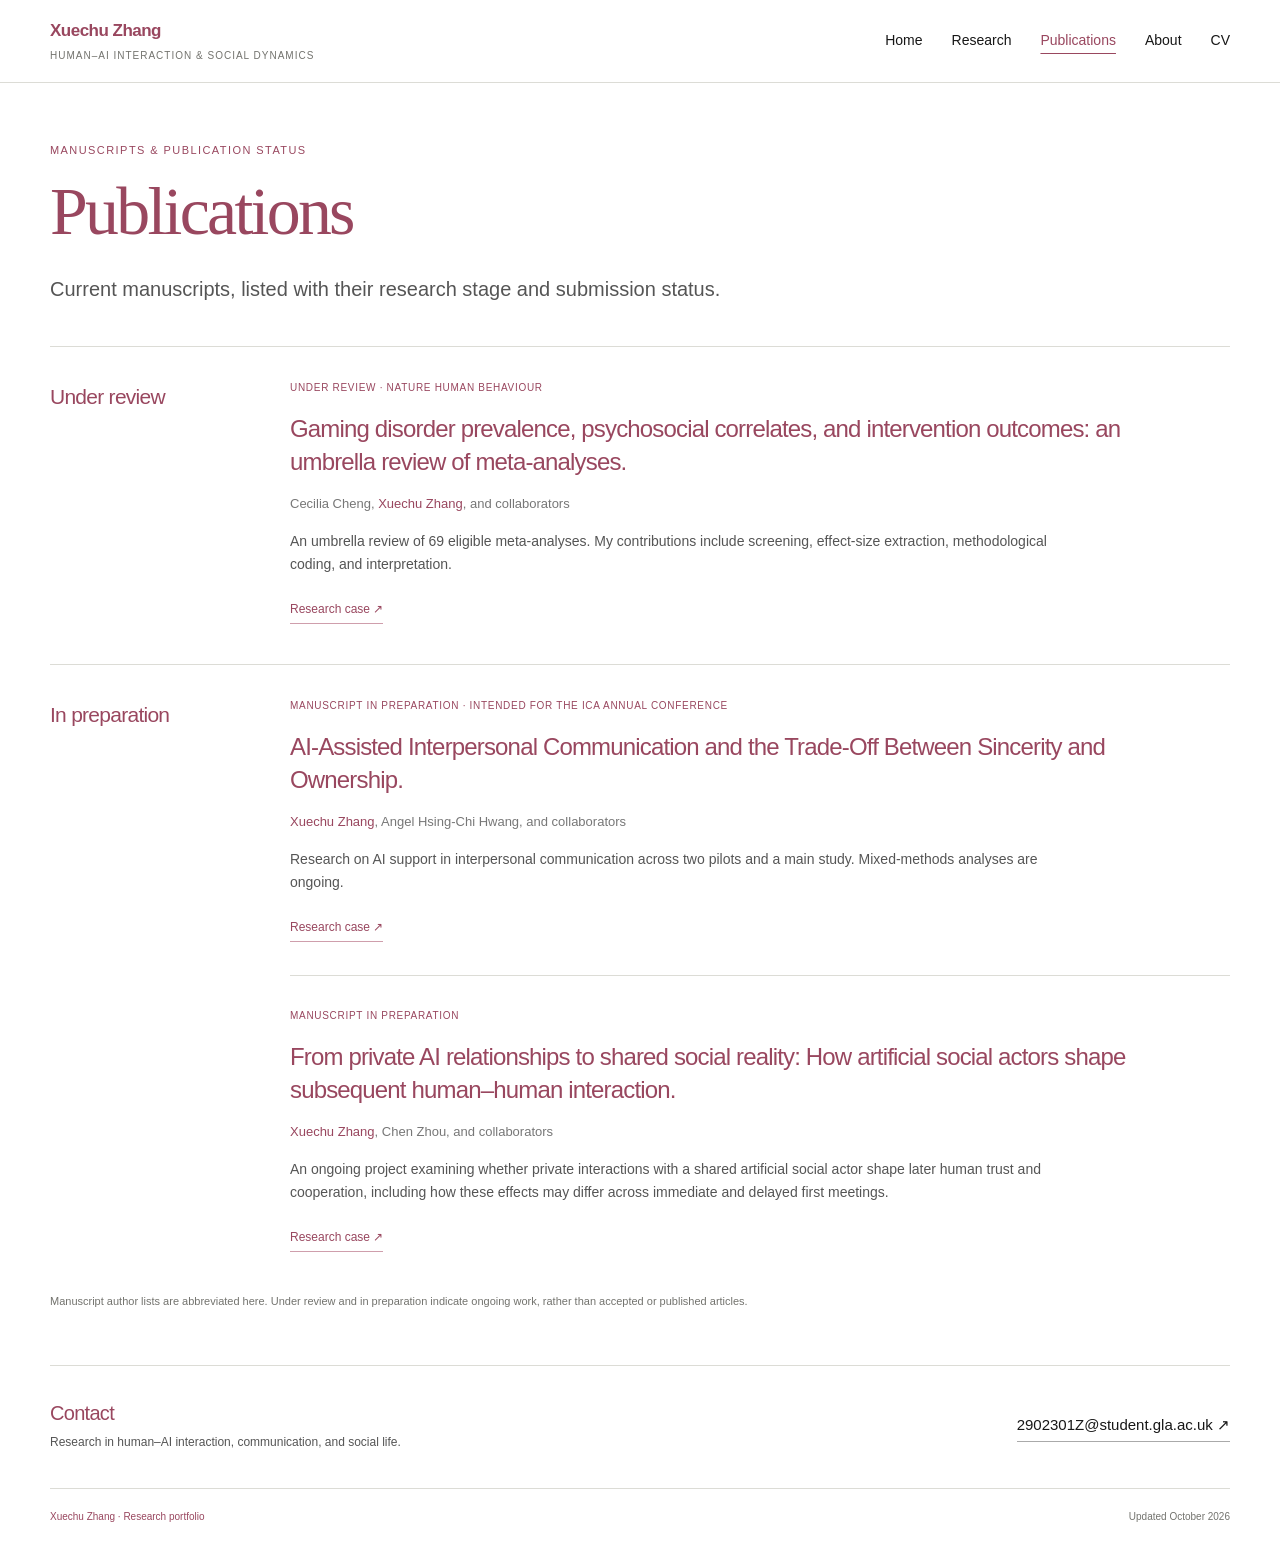
<file: publications.html>
<!doctype html>
<html lang="en"><head><meta charset="utf-8"><meta name="viewport" content="width=device-width, initial-scale=1">
<title>Publications | Xuechu Zhang</title><meta name="description" content="Xuechu Zhang studies how artificial social actors reshape human judgment, relationships, and communities.">
<meta name="theme-color" content="#ffffff"><meta property="og:title" content="Publications | Xuechu Zhang"><meta property="og:description" content="Xuechu Zhang studies how artificial social actors reshape human judgment, relationships, and communities."><meta property="og:type" content="website">
<link rel="icon" href="assets/favicon.svg" type="image/svg+xml"><link rel="stylesheet" href="assets/style.css?v=20261009-inspect"><link rel="stylesheet" href="assets/personal.css?v=20261010-refine"><script defer src="assets/site.js"></script></head>
<body class="publications-page"><a class="skip-link" href="#main">Skip to content</a>
<header class="site-header"><div class="nav-wrap shell">
<a class="brand" href="index.html" aria-label="Xuechu Zhang home">Xuechu Zhang<small>Human–AI Interaction & Social Dynamics</small></a>
<button class="menu-button" type="button" aria-expanded="false" aria-controls="site-nav">Menu</button>
<nav id="site-nav" aria-label="Main navigation"><a href="index.html">Home</a><a href="research.html">Research</a><a href="publications.html" aria-current="page">Publications</a><a href="about.html">About</a><a href="cv.html">CV</a></nav></div></header><main id="main"><div class="shell"><header class="page-intro"><p class="eyebrow">Manuscripts & publication status</p><h1>Publications</h1><p class="lede">Current manuscripts, listed with their research stage and submission status.</p></header>
<section class="publication-group" aria-labelledby="under-review-title"><h2 id="under-review-title">Under review</h2><article class="publication-entry"><p class="publication-state">Under review · Nature Human Behaviour</p><h3>Gaming disorder prevalence, psychosocial correlates, and intervention outcomes: an umbrella review of meta-analyses.</h3><p class="publication-authors">Cecilia Cheng, <span class="person-name">Xuechu Zhang</span>, and collaborators</p><p>An umbrella review of 69 eligible meta-analyses. My contributions include screening, effect-size extraction, methodological coding, and interpretation.</p><a class="inline-link" href="research.html#gaming-disorder">Research case ↗</a></article></section>
<section class="publication-group" aria-labelledby="in-preparation-title"><h2 id="in-preparation-title">In preparation</h2><div class="publication-list"><article class="publication-entry"><p class="publication-state">Manuscript in preparation · Intended for the ICA Annual Conference</p><h3>AI-Assisted Interpersonal Communication and the Trade-Off Between Sincerity and Ownership.</h3><p class="publication-authors"><span class="person-name">Xuechu Zhang</span>, Angel Hsing-Chi Hwang, and collaborators</p><p>Research on AI support in interpersonal communication across two pilots and a main study. Mixed-methods analyses are ongoing.</p><a class="inline-link" href="research.html#ai-communication">Research case ↗</a></article><article class="publication-entry" id="shared-reality-manuscript"><p class="publication-state">Manuscript in preparation</p><h3>From private AI relationships to shared social reality: How artificial social actors shape subsequent human–human interaction.</h3><p class="publication-authors"><span class="person-name">Xuechu Zhang</span>, Chen Zhou, and collaborators</p><p>An ongoing project examining whether private interactions with a shared artificial social actor shape later human trust and cooperation, including how these effects may differ across immediate and delayed first meetings.</p><a class="inline-link" href="research.html#shared-social-reality">Research case ↗</a></article></div></section>
<p class="publication-note">Manuscript author lists are abbreviated here. Under review and in preparation indicate ongoing work, rather than accepted or published articles.</p></div></main><section class="contact shell" id="contact" aria-labelledby="contact-title"><div><h2 id="contact-title">Contact</h2><p>Research in human–AI interaction, communication, and social life.</p></div><a href="mailto:2902301Z@student.gla.ac.uk">2902301Z@student.gla.ac.uk ↗</a></section>
<footer class="site-footer shell"><p>Xuechu Zhang · Research portfolio</p><p>Updated October 2026</p></footer></body></html>
</file>
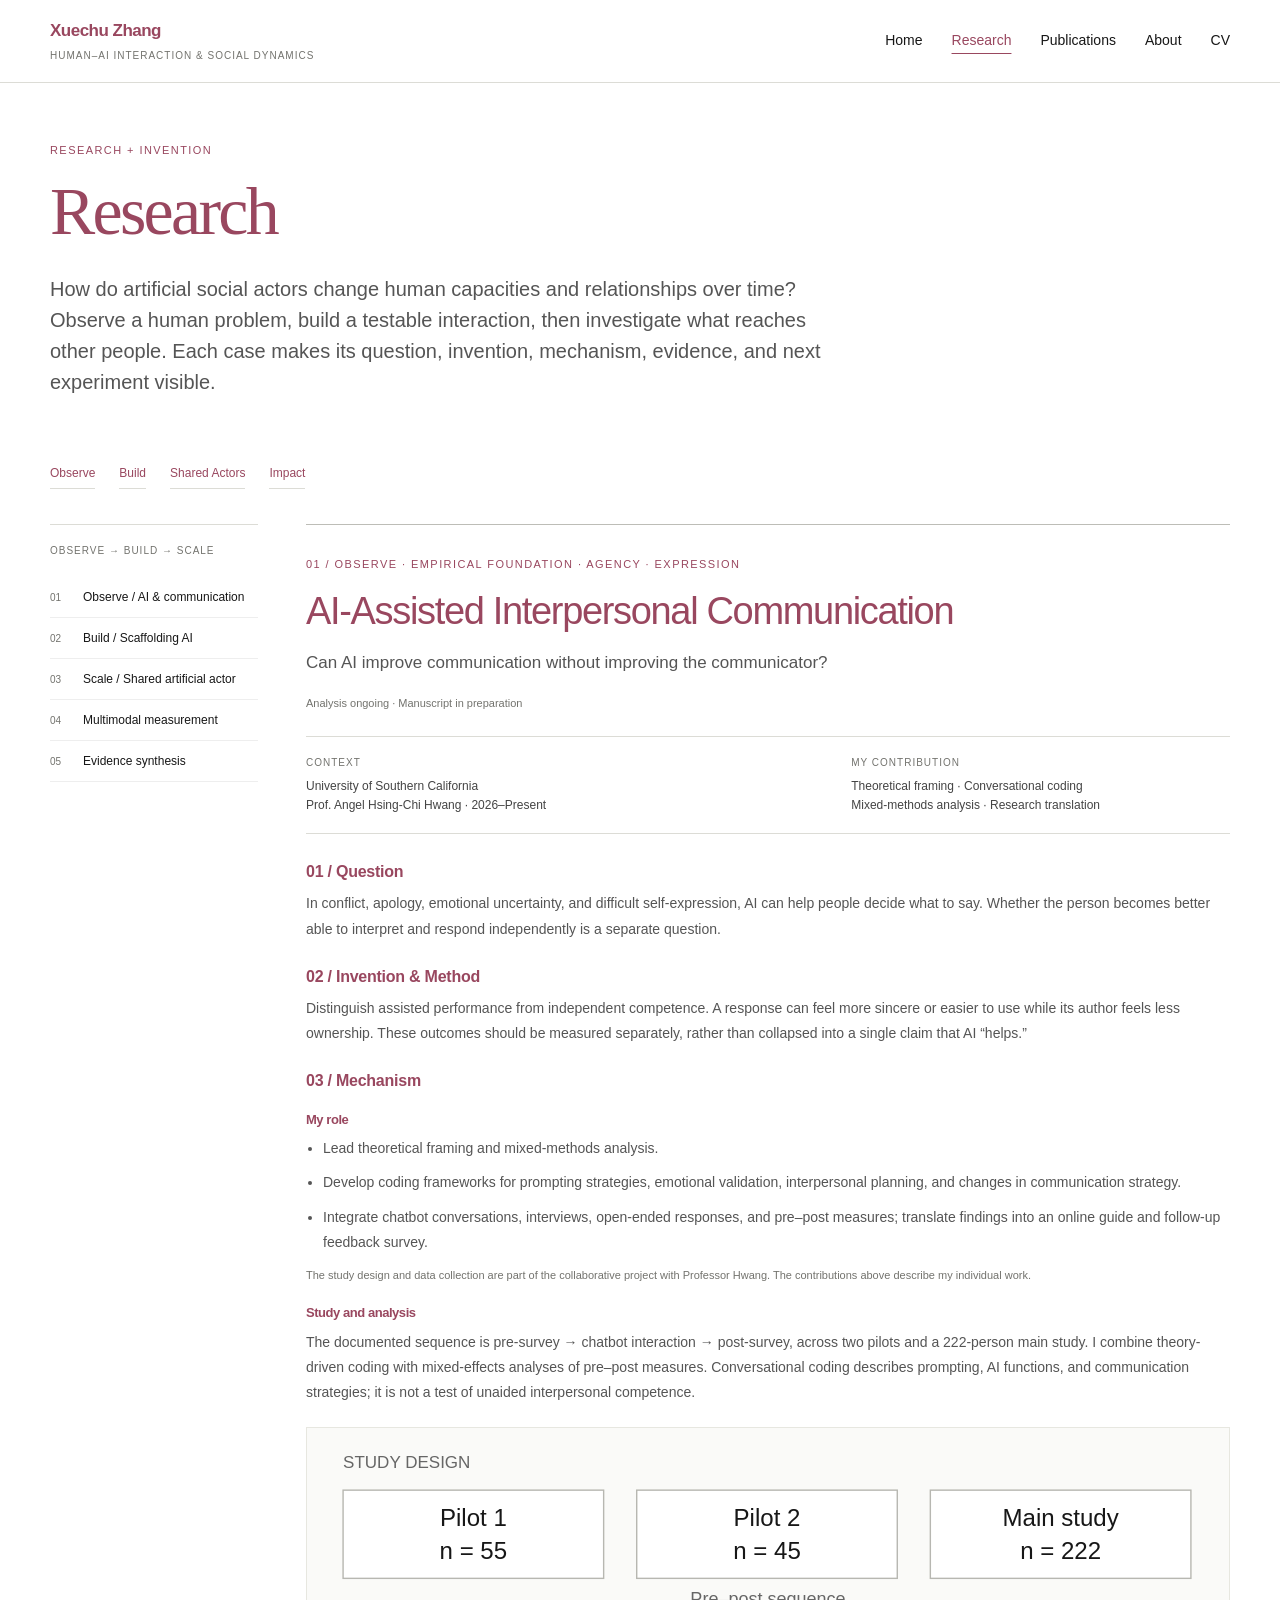
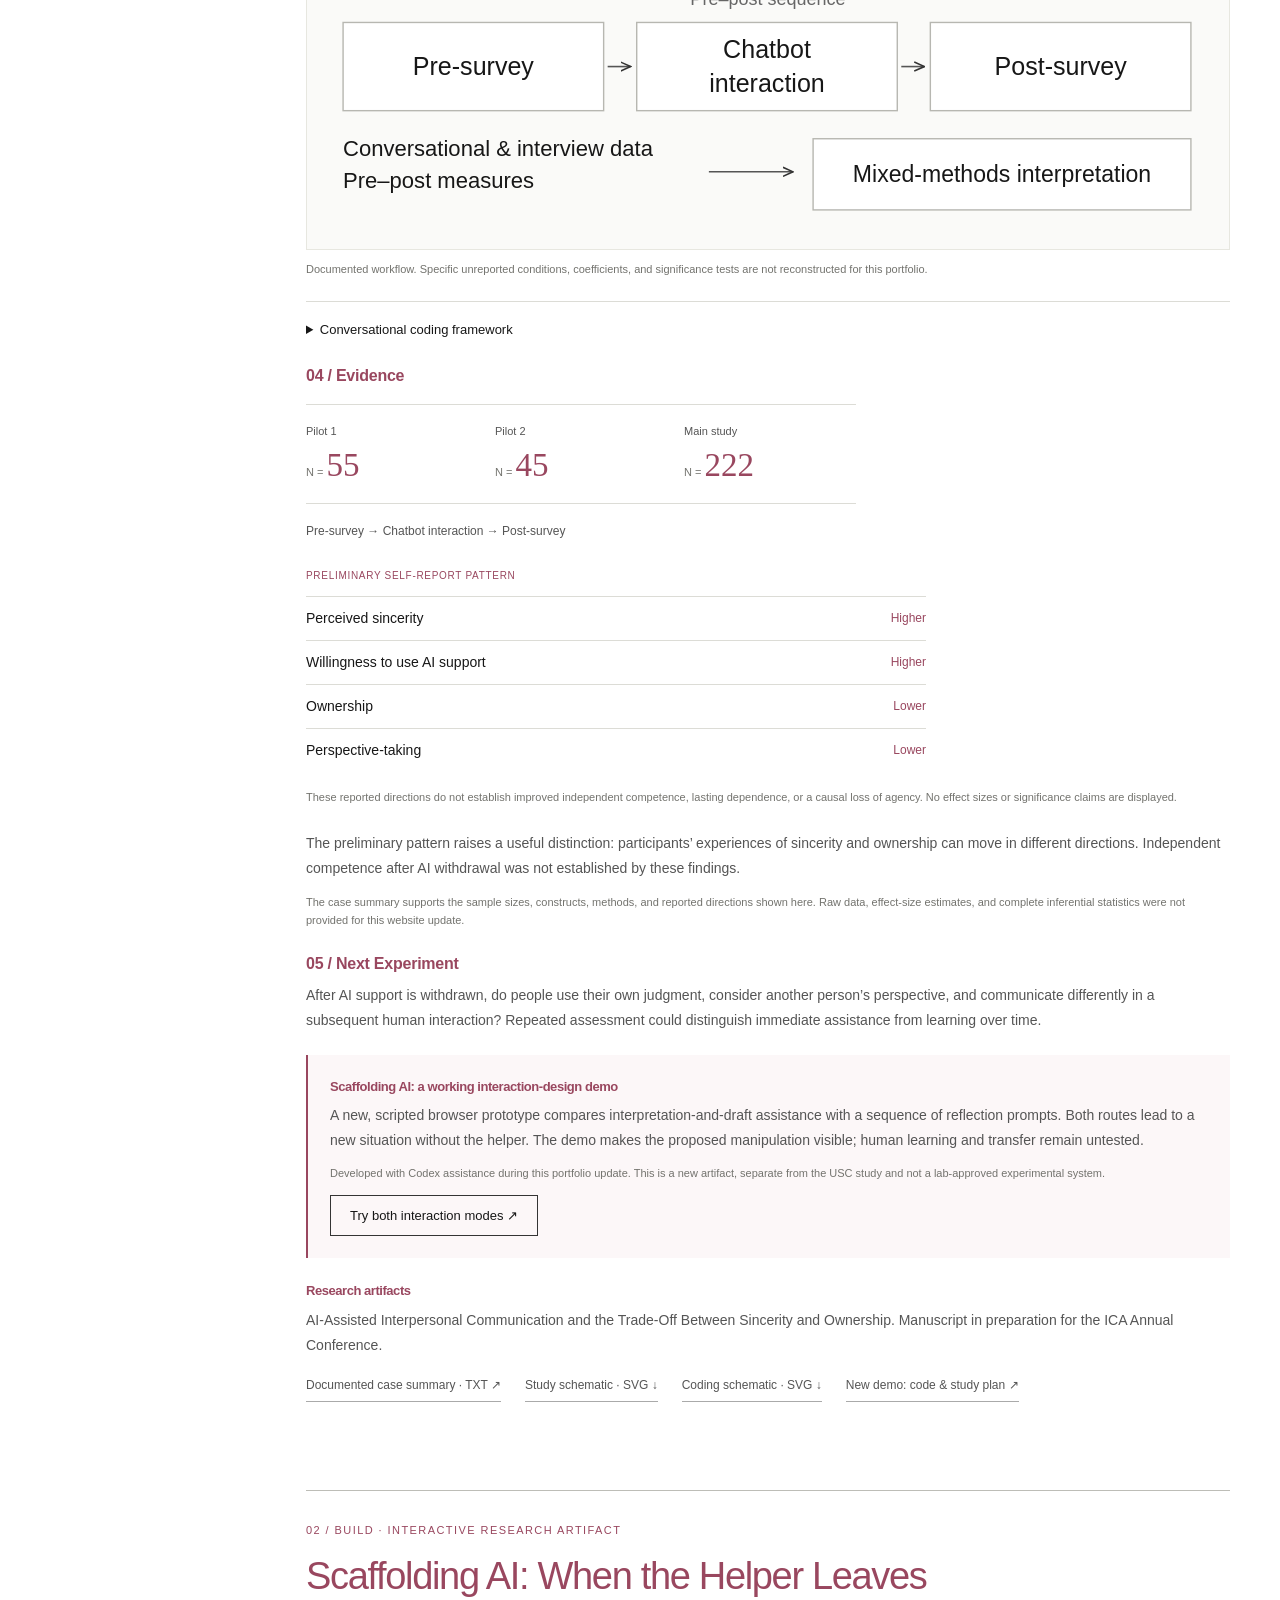
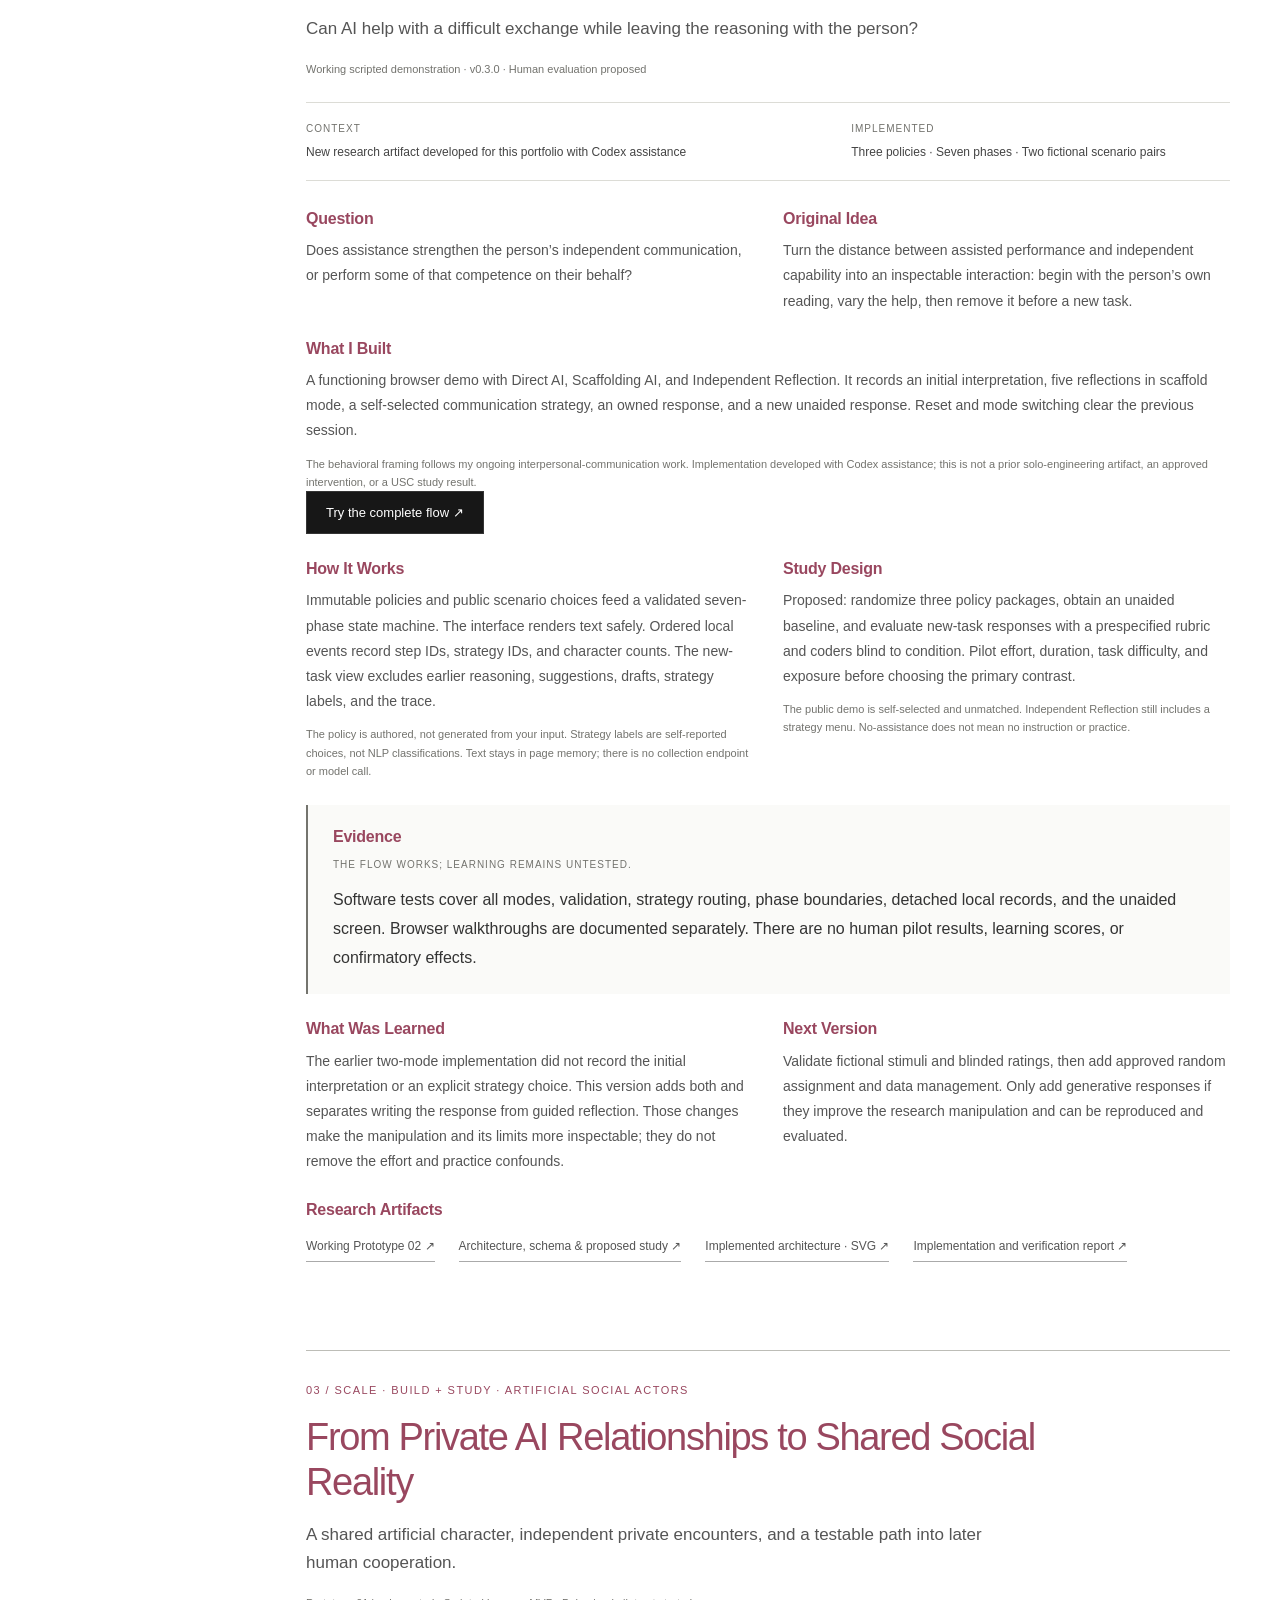
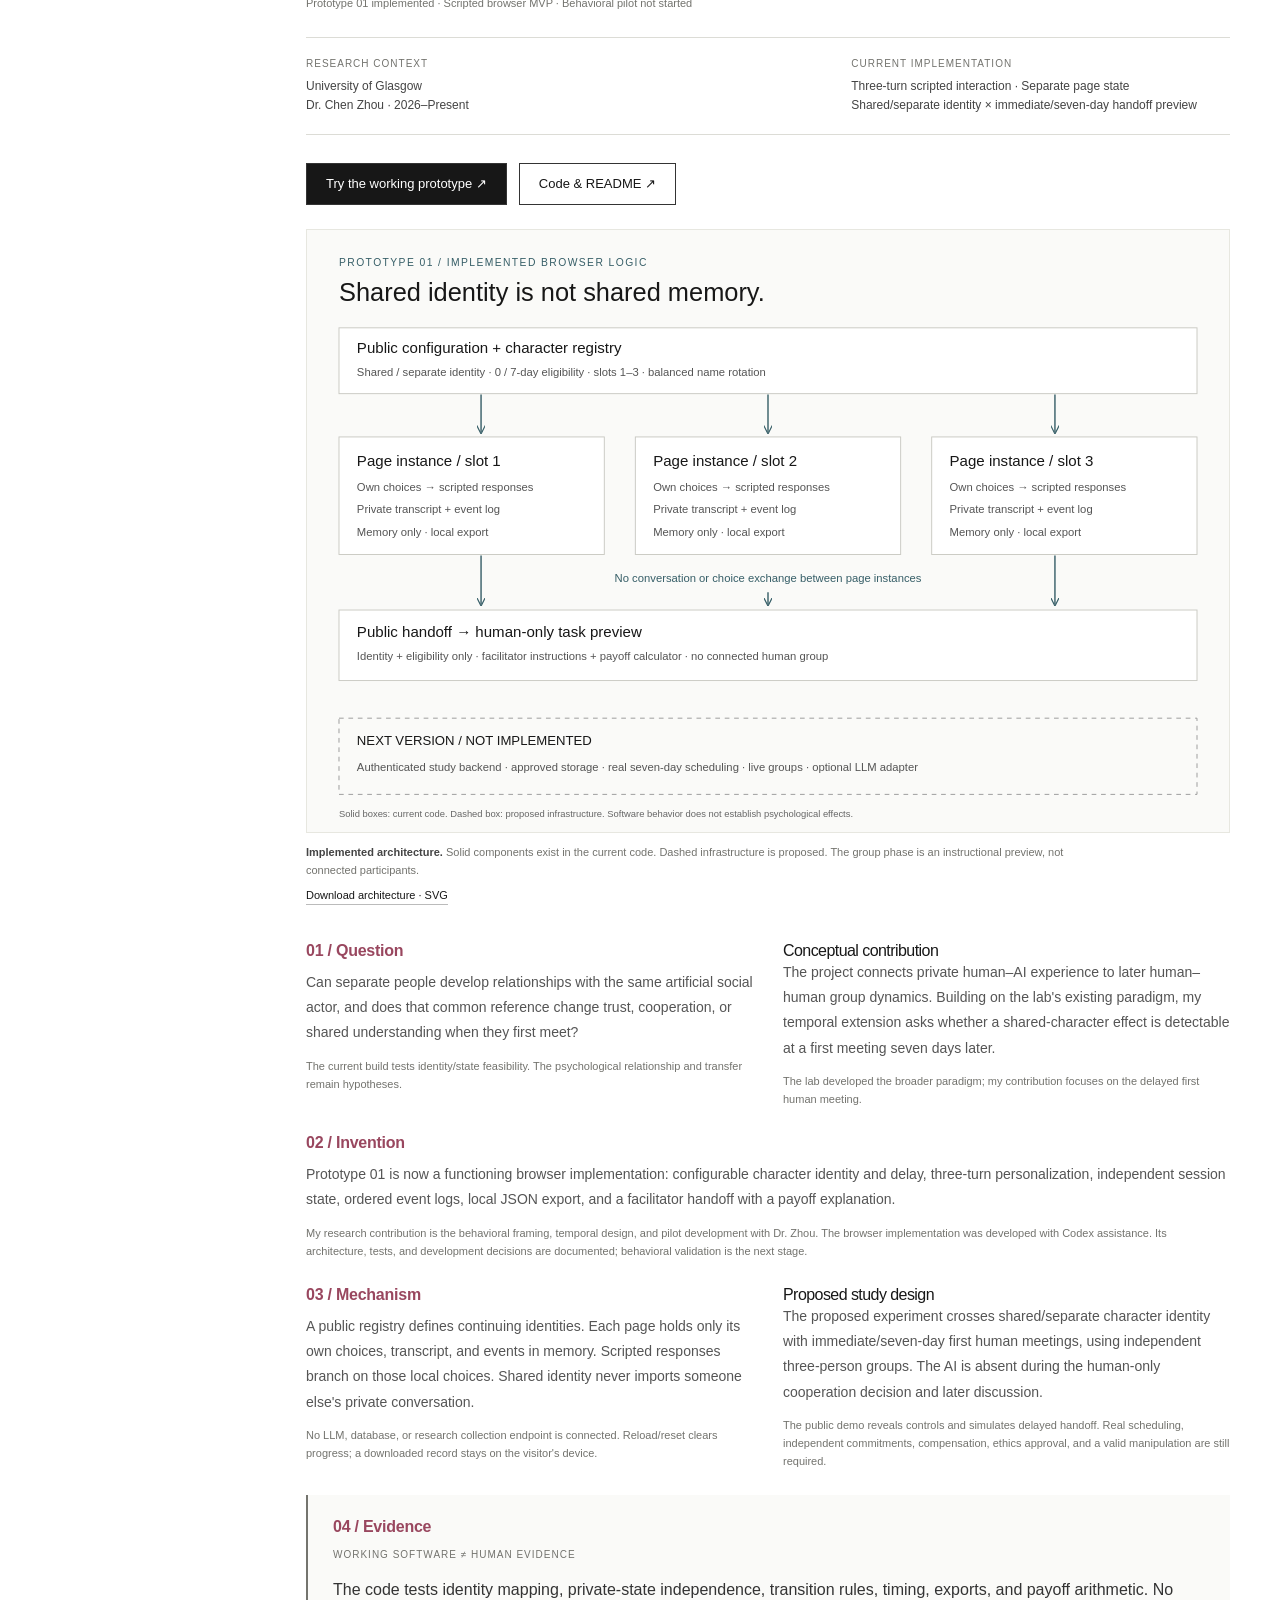
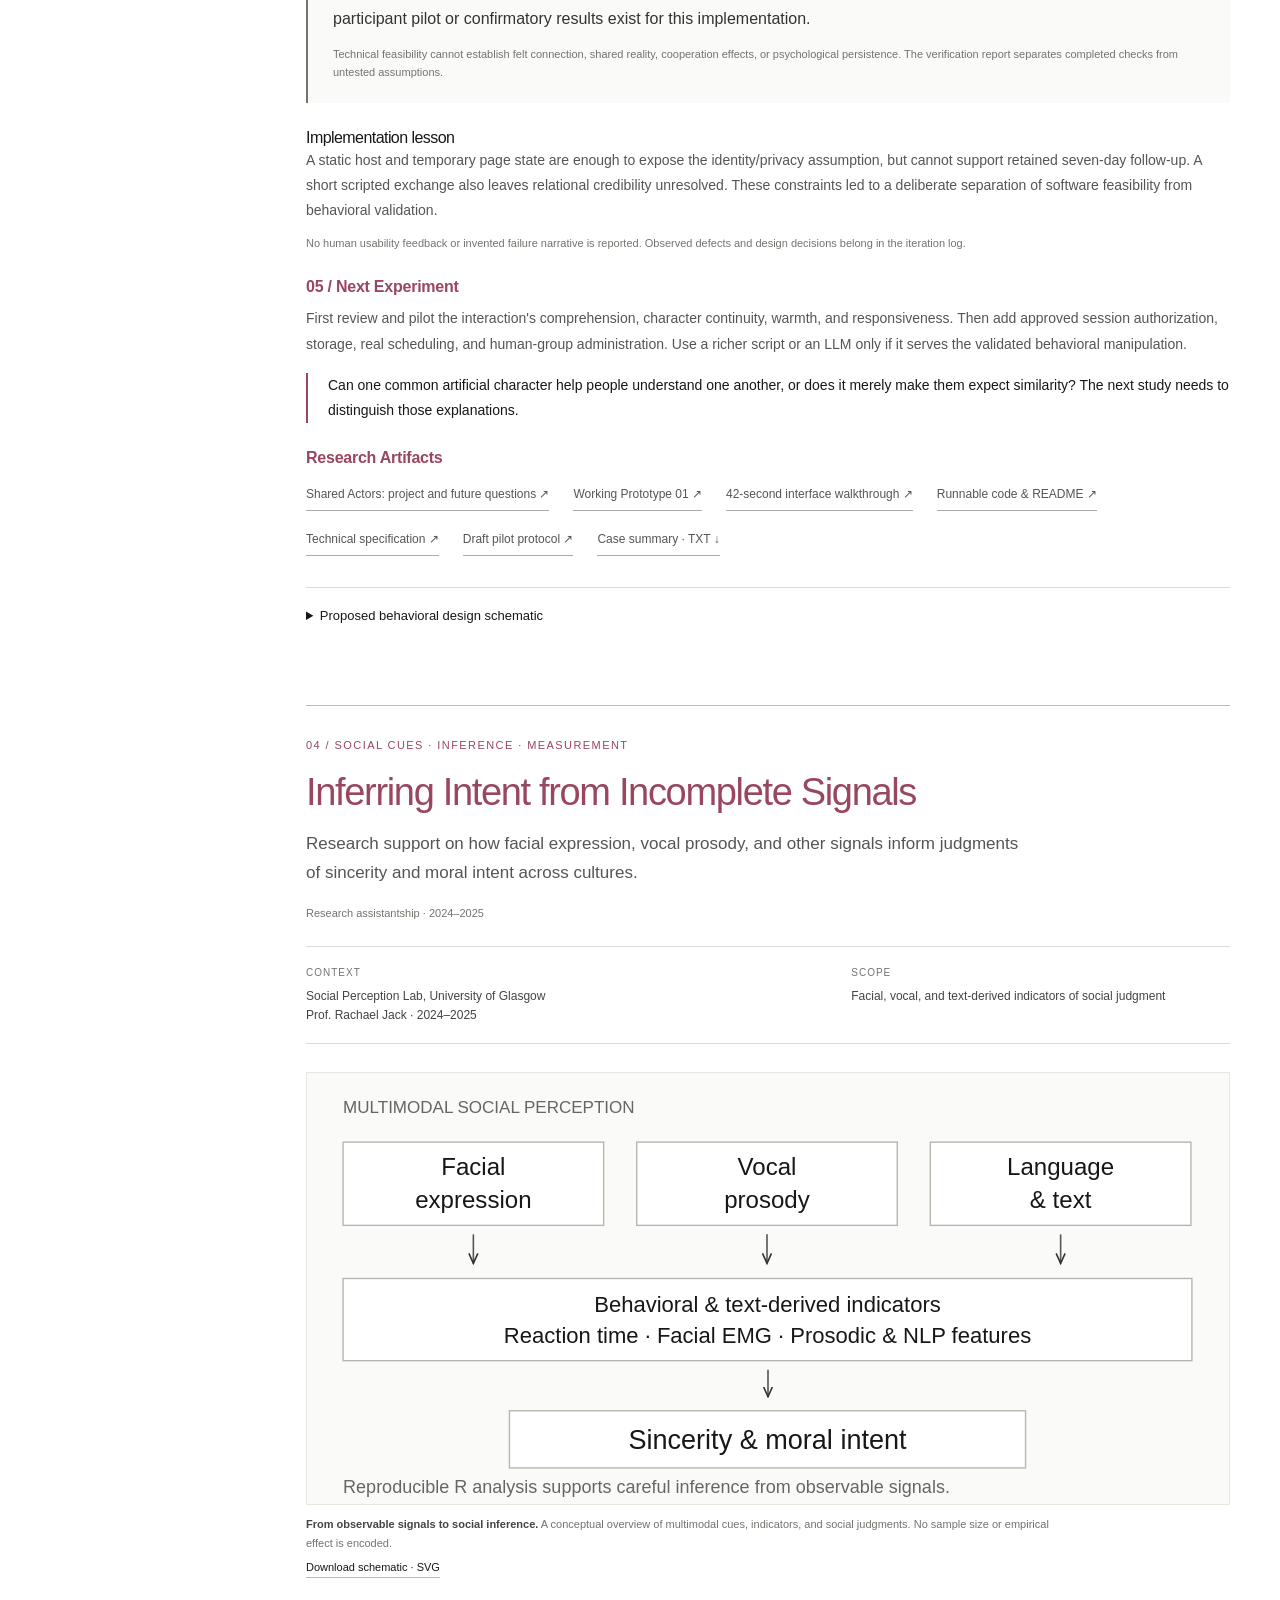
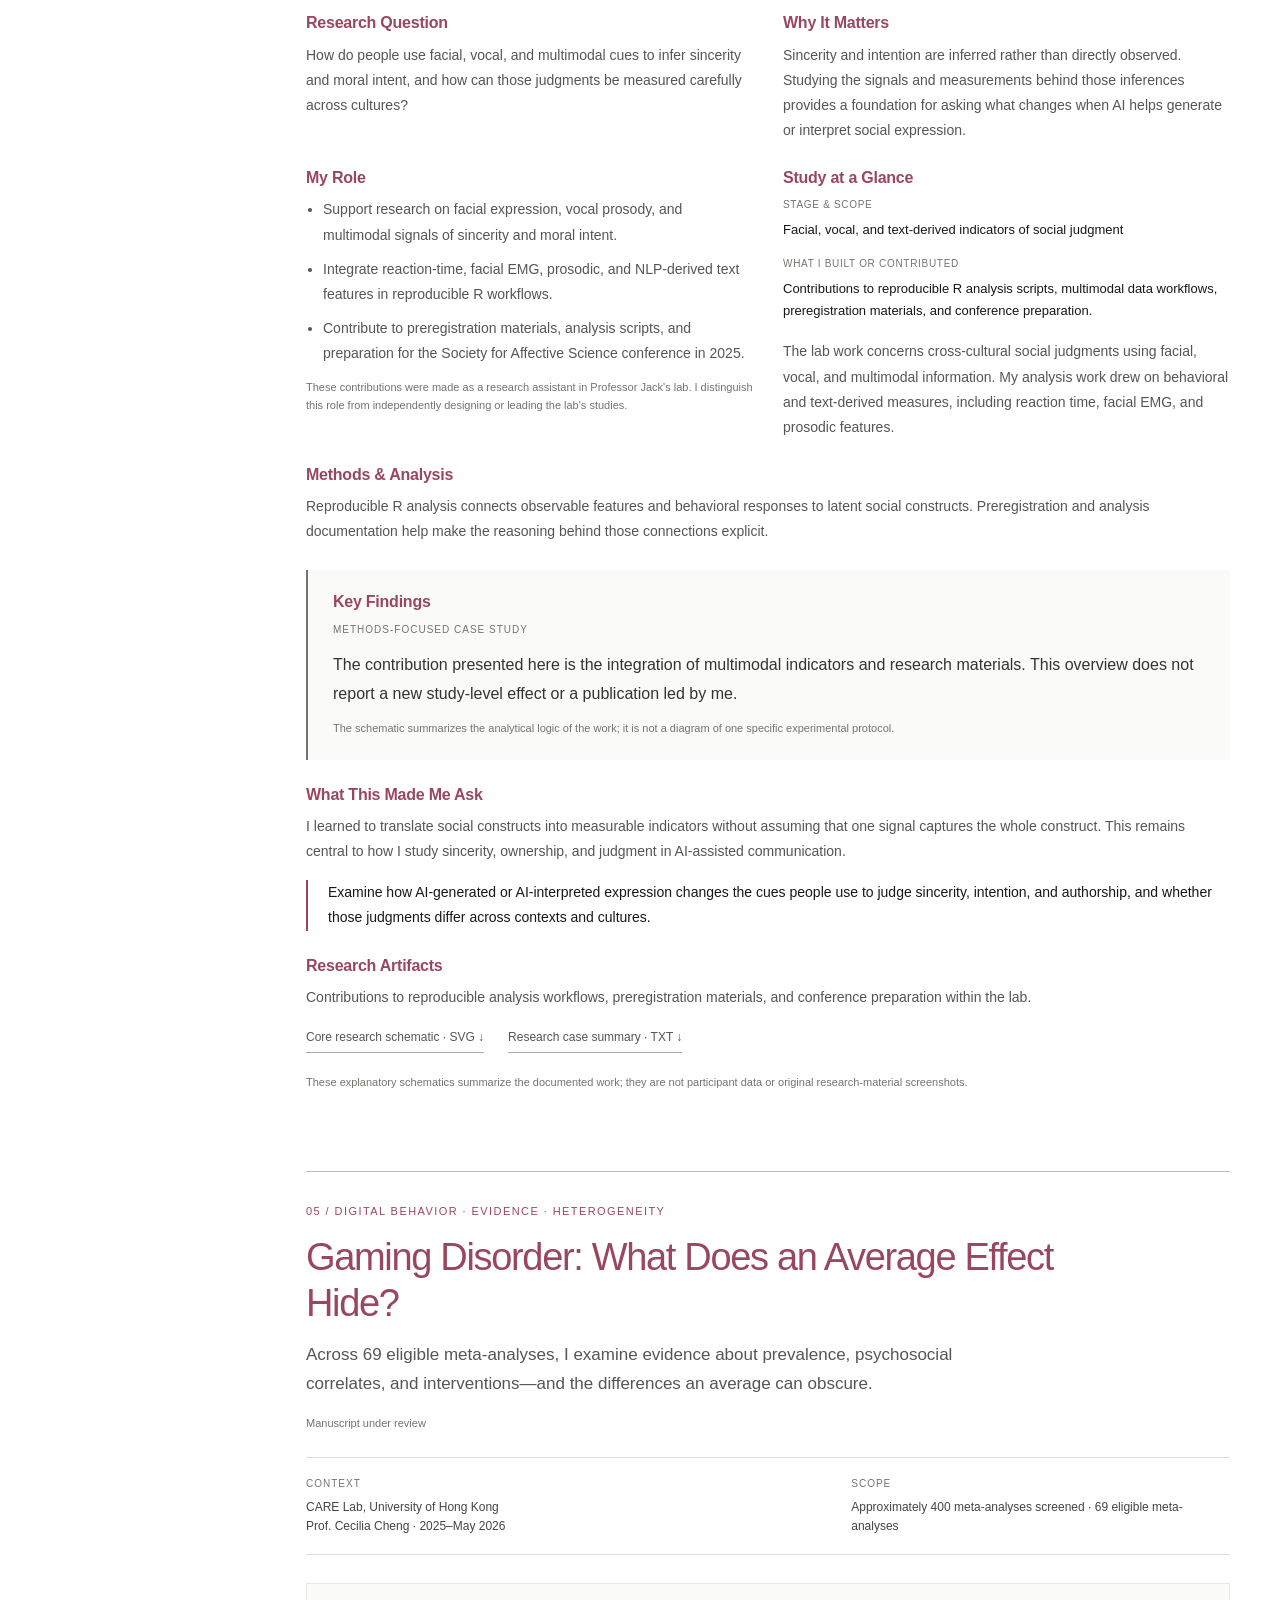
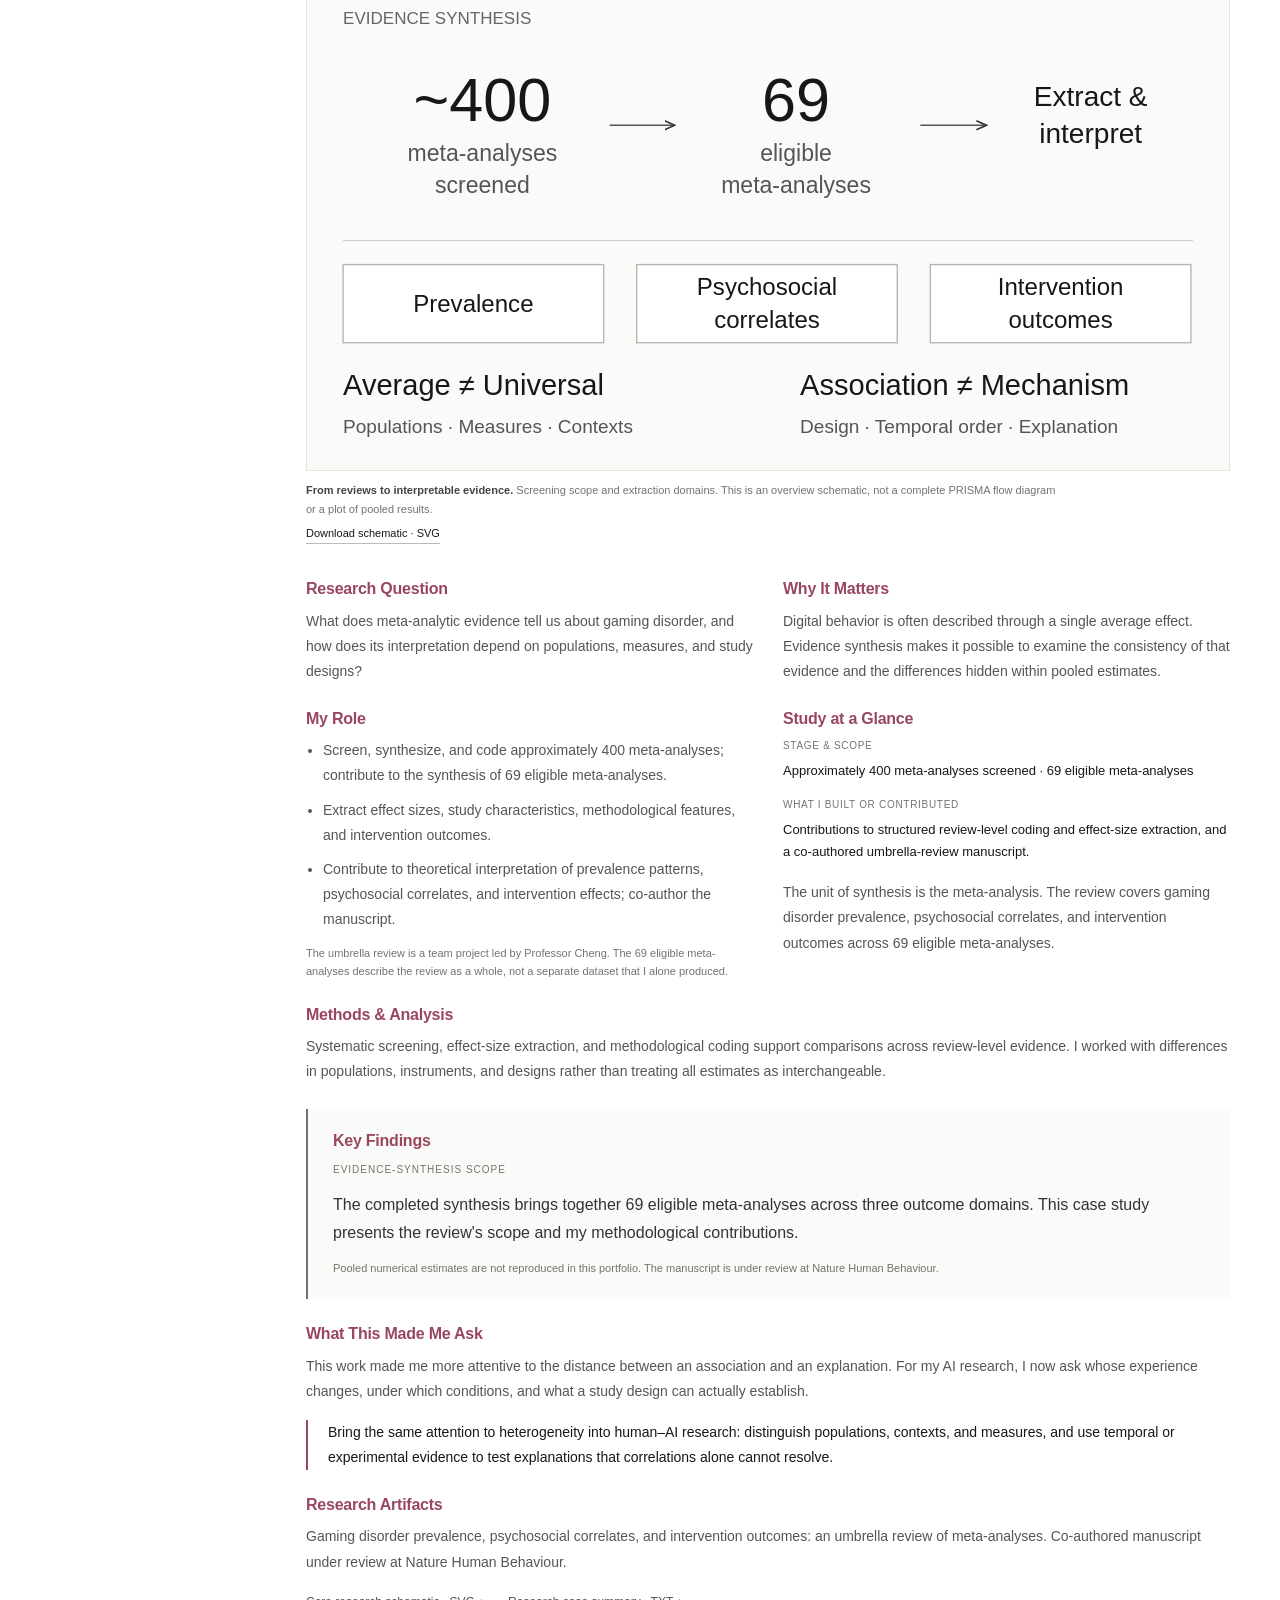
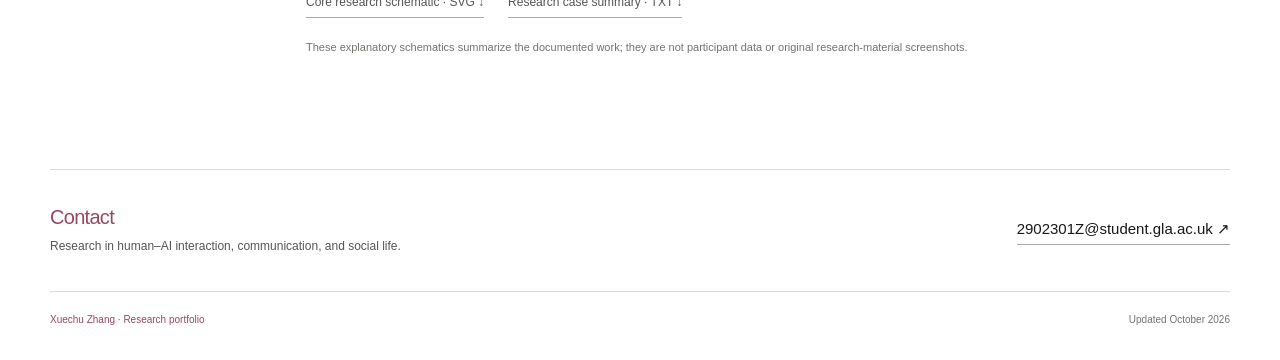
<file: research.html>
<!doctype html>
<html lang="en"><head><meta charset="utf-8"><meta name="viewport" content="width=device-width, initial-scale=1">
<title>Research | Xuechu Zhang</title><meta name="description" content="Xuechu Zhang studies how artificial social actors reshape human judgment, relationships, and communities.">
<meta name="theme-color" content="#ffffff"><meta property="og:title" content="Research | Xuechu Zhang"><meta property="og:description" content="Xuechu Zhang studies how artificial social actors reshape human judgment, relationships, and communities."><meta property="og:type" content="website">
<link rel="icon" href="assets/favicon.svg" type="image/svg+xml"><link rel="stylesheet" href="assets/style.css?v=20261009-inspect"><link rel="stylesheet" href="assets/personal.css?v=20261010-refine"><script defer src="assets/site.js"></script><link rel="stylesheet" href="assets/portfolio.css?v=20261011-modes"></head>
<body class="research-page"><a class="skip-link" href="#main">Skip to content</a>
<header class="site-header"><div class="nav-wrap shell">
<a class="brand" href="index.html" aria-label="Xuechu Zhang home">Xuechu Zhang<small>Human–AI Interaction & Social Dynamics</small></a>
<button class="menu-button" type="button" aria-expanded="false" aria-controls="site-nav">Menu</button>
<nav id="site-nav" aria-label="Main navigation"><a href="index.html">Home</a><a href="research.html" aria-current="page">Research</a><a href="publications.html">Publications</a><a href="about.html">About</a><a href="cv.html">CV</a></nav></div></header><main id="main"><div class="shell"><header class="page-intro"><p class="eyebrow">Research + Invention</p><h1>Research</h1><p class="lede">How do artificial social actors change human capacities and relationships over time? Observe a human problem, build a testable interaction, then investigate what reaches other people. Each case makes its question, invention, mechanism, evidence, and next experiment visible.</p></header><nav class="project-subnav" aria-label="Project navigation"><a href="#ai-communication">Observe</a><a href="scaffolding.html">Build</a><a href="shared-actors.html">Shared Actors</a><a href="impact.html">Impact</a></nav><div class="work-layout"><aside class="case-index" aria-label="Case study index"><p>Observe → Build → Scale</p><a href="#ai-communication"><span>01</span><span>Observe / AI &amp; communication</span></a><a href="#scaffolding-ai"><span>02</span><span>Build / Scaffolding AI</span></a><a href="#shared-social-reality"><span>03</span><span>Scale / Shared artificial actor</span></a><a href="#social-perception"><span>04</span><span>Multimodal measurement</span></a><a href="#gaming-disorder"><span>05</span><span>Evidence synthesis</span></a></aside><div class="cases"><article class="case-study" id="ai-communication" aria-labelledby="ai-communication-title"><header class="case-heading"><p class="eyebrow">01 / Observe · Empirical foundation · Agency · Expression</p><h2 id="ai-communication-title">AI-Assisted Interpersonal Communication</h2><p class="case-summary">Can AI improve communication without improving the communicator?</p><p class="status">Analysis ongoing · Manuscript in preparation</p></header><dl class="case-meta"><div><dt>Context</dt><dd>University of Southern California<br>Prof. Angel Hsing-Chi Hwang · 2026–Present</dd></div><div><dt>My contribution</dt><dd>Theoretical framing · Conversational coding<br>Mixed-methods analysis · Research translation</dd></div></dl><div class="case-sections flagship-case">
<section class="case-section wide"><h3>01 / Question</h3><p>In conflict, apology, emotional uncertainty, and difficult self-expression, AI can help people decide what to say. Whether the person becomes better able to interpret and respond independently is a separate question.</p></section>
<section class="case-section wide"><h3>02 / Invention &amp; Method</h3><p>Distinguish assisted performance from independent competence. A response can feel more sincere or easier to use while its author feels less ownership. These outcomes should be measured separately, rather than collapsed into a single claim that AI “helps.”</p></section>
<section class="case-section wide"><h3>03 / Mechanism</h3><h4>My role</h4><ul><li>Lead theoretical framing and mixed-methods analysis.</li><li>Develop coding frameworks for prompting strategies, emotional validation, interpersonal planning, and changes in communication strategy.</li><li>Integrate chatbot conversations, interviews, open-ended responses, and pre–post measures; translate findings into an online guide and follow-up feedback survey.</li></ul><p class="small-note">The study design and data collection are part of the collaborative project with Professor Hwang. The contributions above describe my individual work.</p><h4>Study and analysis</h4><p>The documented sequence is pre-survey → chatbot interaction → post-survey, across two pilots and a 222-person main study. I combine theory-driven coding with mixed-effects analyses of pre–post measures. Conversational coding describes prompting, AI functions, and communication strategies; it is not a test of unaided interpersonal competence.</p><figure class="research-figure"><div class="diagram-frame"><img src="assets/research/ai-workflow.svg" loading="lazy" alt="Documented pre-survey, chatbot interaction, and post-survey workflow with conversational and self-report data. The schematic adds no unreported control condition."></div><figcaption>Documented workflow. Specific unreported conditions, coefficients, and significance tests are not reconstructed for this portfolio.</figcaption></figure><details class="artifact-details"><summary>Conversational coding framework</summary><figure class="research-figure"><div class="diagram-frame"><img src="assets/research/conversational-coding.svg" loading="lazy" alt="Coding dimensions: user prompting, AI functions, and changes in communication strategy. A conceptual overview, not a validated scale or frequency plot."></div><figcaption>Overview of the documented coding dimensions; an explanatory schematic rather than participant-level results.</figcaption></figure></details></section>
<section class="case-section wide"><h3>04 / Evidence</h3><!-- AI_EVIDENCE:START -->
<div class="evidence-component"><dl class="sample-strip" aria-label="Documented study samples"><div><dt>Pilot 1</dt><dd><span>N = </span>55</dd></div><div><dt>Pilot 2</dt><dd><span>N = </span>45</dd></div><div><dt>Main study</dt><dd><span>N = </span>222</dd></div></dl><p class="study-sequence">Pre-survey → Chatbot interaction → Post-survey</p><p class="evidence-label">Preliminary self-report pattern</p><dl class="finding-directions"><div><dt>Perceived sincerity</dt><dd>Higher</dd></div><div><dt>Willingness to use AI support</dt><dd>Higher</dd></div><div><dt>Ownership</dt><dd>Lower</dd></div><div><dt>Perspective-taking</dt><dd>Lower</dd></div></dl><p class="evidence-boundary">These reported directions do not establish improved independent competence, lasting dependence, or a causal loss of agency. No effect sizes or significance claims are displayed.</p></div>
<!-- AI_EVIDENCE:END --><p>The preliminary pattern raises a useful distinction: participants’ experiences of sincerity and ownership can move in different directions. Independent competence after AI withdrawal was not established by these findings.</p><p class="small-note">The case summary supports the sample sizes, constructs, methods, and reported directions shown here. Raw data, effect-size estimates, and complete inferential statistics were not provided for this website update.</p></section>
<section class="case-section wide"><h3>05 / Next Experiment</h3><p>After AI support is withdrawn, do people use their own judgment, consider another person’s perspective, and communicate differently in a subsequent human interaction? Repeated assessment could distinguish immediate assistance from learning over time.</p><div class="next-prototype"><h4>Scaffolding AI: a working interaction-design demo</h4><p>A new, scripted browser prototype compares interpretation-and-draft assistance with a sequence of reflection prompts. Both routes lead to a new situation without the helper. The demo makes the proposed manipulation visible; human learning and transfer remain untested.</p><p class="small-note">Developed with Codex assistance during this portfolio update. This is a new artifact, separate from the USC study and not a lab-approved experimental system.</p><a class="button-link" href="scaffolding.html">Try both interaction modes ↗</a></div><h4>Research artifacts</h4><p>AI-Assisted Interpersonal Communication and the Trade-Off Between Sincerity and Ownership. Manuscript in preparation for the ICA Annual Conference.</p><ul class="artifact-links"><li><a href="assets/ai-communication-case-summary.txt">Documented case summary · TXT ↗</a></li><li><a href="assets/research/ai-workflow.svg" download>Study schematic · SVG ↓</a></li><li><a href="assets/research/conversational-coding.svg" download>Coding schematic · SVG ↓</a></li><li><a href="https://github.com/xuechuzhang/xuechuzhang.github.io/blob/main/scaffolding/README.md">New demo: code &amp; study plan ↗</a></li></ul></section>
</div></article><article class="case-study" id="scaffolding-ai" aria-labelledby="case-scaffolding-title"><header class="case-heading"><p class="eyebrow">02 / Build · Interactive research artifact</p><h2 id="case-scaffolding-title">Scaffolding AI: When the Helper Leaves</h2><p class="case-summary">Can AI help with a difficult exchange while leaving the reasoning with the person?</p><p class="status">Working scripted demonstration · v0.3.0 · Human evaluation proposed</p></header><dl class="case-meta"><div><dt>Context</dt><dd>New research artifact developed for this portfolio with Codex assistance</dd></div><div><dt>Implemented</dt><dd>Three policies · Seven phases · Two fictional scenario pairs</dd></div></dl><div class="case-sections">
<section class="case-section"><h3>Question</h3><p>Does assistance strengthen the person’s independent communication, or perform some of that competence on their behalf?</p></section><section class="case-section"><h3>Original Idea</h3><p>Turn the distance between assisted performance and independent capability into an inspectable interaction: begin with the person’s own reading, vary the help, then remove it before a new task.</p></section>
<section class="case-section wide"><h3>What I Built</h3><p>A functioning browser demo with Direct AI, Scaffolding AI, and Independent Reflection. It records an initial interpretation, five reflections in scaffold mode, a self-selected communication strategy, an owned response, and a new unaided response. Reset and mode switching clear the previous session.</p><p class="small-note">The behavioral framing follows my ongoing interpersonal-communication work. Implementation developed with Codex assistance; this is not a prior solo-engineering artifact, an approved intervention, or a USC study result.</p><p><a class="button-link primary" href="scaffolding.html?mode=scaffolding&amp;scenario=team">Try the complete flow ↗</a></p></section>
<section class="case-section"><h3>How It Works</h3><p>Immutable policies and public scenario choices feed a validated seven-phase state machine. The interface renders text safely. Ordered local events record step IDs, strategy IDs, and character counts. The new-task view excludes earlier reasoning, suggestions, drafts, strategy labels, and the trace.</p><p class="small-note">The policy is authored, not generated from your input. Strategy labels are self-reported choices, not NLP classifications. Text stays in page memory; there is no collection endpoint or model call.</p></section>
<section class="case-section"><h3>Study Design</h3><p>Proposed: randomize three policy packages, obtain an unaided baseline, and evaluate new-task responses with a prespecified rubric and coders blind to condition. Pilot effort, duration, task difficulty, and exposure before choosing the primary contrast.</p><p class="small-note">The public demo is self-selected and unmatched. Independent Reflection still includes a strategy menu. No-assistance does not mean no instruction or practice.</p></section>
<section class="case-section wide finding"><h3>Evidence</h3><p class="finding-label">The flow works; learning remains untested.</p><p>Software tests cover all modes, validation, strategy routing, phase boundaries, detached local records, and the unaided screen. Browser walkthroughs are documented separately. There are no human pilot results, learning scores, or confirmatory effects.</p></section>
<section class="case-section"><h3>What Was Learned</h3><p>The earlier two-mode implementation did not record the initial interpretation or an explicit strategy choice. This version adds both and separates writing the response from guided reflection. Those changes make the manipulation and its limits more inspectable; they do not remove the effort and practice confounds.</p></section><section class="case-section"><h3>Next Version</h3><p>Validate fictional stimuli and blinded ratings, then add approved random assignment and data management. Only add generative responses if they improve the research manipulation and can be reproduced and evaluated.</p></section>
<section class="case-section wide"><h3>Research Artifacts</h3><ul class="artifact-links"><li><a href="scaffolding.html">Working Prototype 02 ↗</a></li><li><a href="https://github.com/xuechuzhang/xuechuzhang.github.io/blob/main/scaffolding/README.md">Architecture, schema &amp; proposed study ↗</a></li><li><a href="assets/research/scaffolding-architecture.svg">Implemented architecture · SVG ↗</a></li><li><a href="https://github.com/xuechuzhang/xuechuzhang.github.io/blob/main/docs/implementation-oct11.md">Implementation and verification report ↗</a></li></ul></section></div></article>
<article class="case-study" id="shared-social-reality" aria-labelledby="shared-social-reality-title">
<header class="case-heading"><p class="eyebrow">03 / Scale · Build + Study · Artificial social actors</p><h2 id="shared-social-reality-title">From Private AI Relationships to Shared Social Reality</h2><p class="case-summary">A shared artificial character, independent private encounters, and a testable path into later human cooperation.</p><p class="status">Prototype 01 implemented · Scripted browser MVP · Behavioral pilot not started</p></header>
<dl class="case-meta"><div><dt>Research context</dt><dd>University of Glasgow<br>Dr. Chen Zhou · 2026–Present</dd></div><div><dt>Current implementation</dt><dd>Three-turn scripted interaction · Separate page state<br>Shared/separate identity × immediate/seven-day handoff preview</dd></div></dl>
<div class="hero-actions case-actions"><a class="button-link primary" href="prototype.html">Try the working prototype ↗</a><a class="button-link" href="https://github.com/xuechuzhang/xuechuzhang.github.io/blob/main/prototype/README.md">Code &amp; README ↗</a></div>
<div class="core-figure"><figure class="research-figure"><div class="diagram-frame"><img src="assets/research/prototype-architecture.svg" alt="Prototype 01 architecture: public identity configuration feeds separate private page instances. Handoff contains public metadata only; authenticated storage, scheduling and live groups are future work." loading="lazy"></div><figcaption><strong>Implemented architecture.</strong> Solid components exist in the current code. Dashed infrastructure is proposed. The group phase is an instructional preview, not connected participants.</figcaption><a class="figure-download" href="assets/research/prototype-architecture.svg" download>Download architecture · SVG</a></figure></div>
<div class="case-sections">
<section class="case-section"><h3>01 / Question</h3><p>Can separate people develop relationships with the same artificial social actor, and does that common reference change trust, cooperation, or shared understanding when they first meet?</p><p class="small-note">The current build tests identity/state feasibility. The psychological relationship and transfer remain hypotheses.</p></section>
<section class="case-section"><h4>Conceptual contribution</h4><p>The project connects private human–AI experience to later human–human group dynamics. Building on the lab's existing paradigm, my temporal extension asks whether a shared-character effect is detectable at a first meeting seven days later.</p><p class="small-note">The lab developed the broader paradigm; my contribution focuses on the delayed first human meeting.</p></section>
<section class="case-section wide"><h3>02 / Invention</h3><p>Prototype 01 is now a functioning browser implementation: configurable character identity and delay, three-turn personalization, independent session state, ordered event logs, local JSON export, and a facilitator handoff with a payoff explanation.</p><p class="small-note">My research contribution is the behavioral framing, temporal design, and pilot development with Dr. Zhou. The browser implementation was developed with Codex assistance. Its architecture, tests, and development decisions are documented; behavioral validation is the next stage.</p></section>
<section class="case-section"><h3>03 / Mechanism</h3><p>A public registry defines continuing identities. Each page holds only its own choices, transcript, and events in memory. Scripted responses branch on those local choices. Shared identity never imports someone else's private conversation.</p><p class="small-note">No LLM, database, or research collection endpoint is connected. Reload/reset clears progress; a downloaded record stays on the visitor's device.</p></section>
<section class="case-section"><h4>Proposed study design</h4><p>The proposed experiment crosses shared/separate character identity with immediate/seven-day first human meetings, using independent three-person groups. The AI is absent during the human-only cooperation decision and later discussion.</p><p class="small-note">The public demo reveals controls and simulates delayed handoff. Real scheduling, independent commitments, compensation, ethics approval, and a valid manipulation are still required.</p></section>
<section class="case-section wide finding"><h3>04 / Evidence</h3><p class="finding-label">Working software ≠ human evidence</p><p>The code tests identity mapping, private-state independence, transition rules, timing, exports, and payoff arithmetic. No participant pilot or confirmatory results exist for this implementation.</p><p class="small-note">Technical feasibility cannot establish felt connection, shared reality, cooperation effects, or psychological persistence. The <a href="https://github.com/xuechuzhang/xuechuzhang.github.io/blob/main/docs/verification.md">verification report</a> separates completed checks from untested assumptions.</p></section>
<section class="case-section wide"><h4>Implementation lesson</h4><p>A static host and temporary page state are enough to expose the identity/privacy assumption, but cannot support retained seven-day follow-up. A short scripted exchange also leaves relational credibility unresolved. These constraints led to a deliberate separation of software feasibility from behavioral validation.</p><p class="small-note">No human usability feedback or invented failure narrative is reported. Observed defects and design decisions belong in the <a href="https://github.com/xuechuzhang/xuechuzhang.github.io/blob/main/docs/iteration-log.md">iteration log</a>.</p></section>
<section class="case-section wide"><h3>05 / Next Experiment</h3><p>First review and pilot the interaction's comprehension, character continuity, warmth, and responsiveness. Then add approved session authorization, storage, real scheduling, and human-group administration. Use a richer script or an LLM only if it serves the validated behavioral manipulation.</p><p class="next-question">Can one common artificial character help people understand one another, or does it merely make them expect similarity? The next study needs to distinguish those explanations.</p></section>
<section class="case-section wide"><h3>Research Artifacts</h3><ul class="artifact-links"><li><a href="shared-actors.html">Shared Actors: project and future questions ↗</a></li><li><a href="prototype.html">Working Prototype 01 ↗</a></li><li><a href="assets/demo/prototype01-walkthrough.mp4">42-second interface walkthrough ↗</a></li><li><a href="https://github.com/xuechuzhang/xuechuzhang.github.io/blob/main/prototype/README.md">Runnable code &amp; README ↗</a></li><li><a href="https://github.com/xuechuzhang/xuechuzhang.github.io/blob/main/docs/prototype-spec.md">Technical specification ↗</a></li><li><a href="https://github.com/xuechuzhang/xuechuzhang.github.io/blob/main/docs/pilot-protocol.md">Draft pilot protocol ↗</a></li><li><a href="assets/shared-social-reality-case-summary.txt" download>Case summary · TXT ↓</a></li></ul>
<details class="artifact-details"><summary>Proposed behavioral design schematic</summary><figure class="research-figure"><div class="diagram-frame"><img src="assets/research/shared-reality.svg" alt="Proposed private shared-character encounters followed by a first human meeting. Behavioral outcomes are not observed." loading="lazy"></div><figcaption>The research schematic is a proposed experiment, distinct from the implemented software architecture.</figcaption></figure></details></section>
</div></article>
<article class="case-study" id="social-perception" aria-labelledby="social-perception-title"><header class="case-heading"><p class="eyebrow">04 / Social cues · Inference · Measurement</p><h2 id="social-perception-title">Inferring Intent from Incomplete Signals</h2><p class="case-summary">Research support on how facial expression, vocal prosody, and other signals inform judgments of sincerity and moral intent across cultures.</p><p class="status">Research assistantship · 2024–2025</p></header>
<dl class="case-meta"><div><dt>Context</dt><dd>Social Perception Lab, University of Glasgow<br>Prof. Rachael Jack · 2024–2025</dd></div><div><dt>Scope</dt><dd>Facial, vocal, and text-derived indicators of social judgment</dd></div></dl><div class="core-figure"><figure class="research-figure"><div class="diagram-frame"><img src="assets/research/social-perception.svg" alt="From observable signals to social inference. A conceptual overview of multimodal cues, indicators, and social judgments. No sample size or empirical effect is encoded." loading="lazy"></div><figcaption><strong>From observable signals to social inference.</strong> A conceptual overview of multimodal cues, indicators, and social judgments. No sample size or empirical effect is encoded.</figcaption><a class="figure-download" href="assets/research/social-perception.svg" download>Download schematic · SVG</a></figure></div><div class="case-sections"><section class="case-section"><h3>Research Question</h3><p>How do people use facial, vocal, and multimodal cues to infer sincerity and moral intent, and how can those judgments be measured carefully across cultures?</p></section><section class="case-section"><h3>Why It Matters</h3><p>Sincerity and intention are inferred rather than directly observed. Studying the signals and measurements behind those inferences provides a foundation for asking what changes when AI helps generate or interpret social expression.</p></section><section class="case-section"><h3>My Role</h3><ul><li>Support research on facial expression, vocal prosody, and multimodal signals of sincerity and moral intent.</li><li>Integrate reaction-time, facial EMG, prosodic, and NLP-derived text features in reproducible R workflows.</li><li>Contribute to preregistration materials, analysis scripts, and preparation for the Society for Affective Science conference in 2025.</li></ul><p class="small-note">These contributions were made as a research assistant in Professor Jack&#x27;s lab. I distinguish this role from independently designing or leading the lab&#x27;s studies.</p></section><section class="case-section"><h3>Study at a Glance</h3><dl class="study-glance"><div><dt>Stage & scope</dt><dd>Facial, vocal, and text-derived indicators of social judgment</dd></div><div><dt>What I built or contributed</dt><dd>Contributions to reproducible R analysis scripts, multimodal data workflows, preregistration materials, and conference preparation.</dd></div></dl><p>The lab work concerns cross-cultural social judgments using facial, vocal, and multimodal information. My analysis work drew on behavioral and text-derived measures, including reaction time, facial EMG, and prosodic features.</p></section><section class="case-section wide"><h3>Methods & Analysis</h3><p>Reproducible R analysis connects observable features and behavioral responses to latent social constructs. Preregistration and analysis documentation help make the reasoning behind those connections explicit.</p></section><section class="case-section wide finding"><h3>Key Findings</h3><p class="finding-label">Methods-focused case study</p><p>The contribution presented here is the integration of multimodal indicators and research materials. This overview does not report a new study-level effect or a publication led by me.</p><p class="small-note">The schematic summarizes the analytical logic of the work; it is not a diagram of one specific experimental protocol.</p></section><section class="case-section wide"><h3>What This Made Me Ask</h3><p>I learned to translate social constructs into measurable indicators without assuming that one signal captures the whole construct. This remains central to how I study sincerity, ownership, and judgment in AI-assisted communication.</p><p class="next-question">Examine how AI-generated or AI-interpreted expression changes the cues people use to judge sincerity, intention, and authorship, and whether those judgments differ across contexts and cultures.</p></section><section class="case-section wide"><h3>Research Artifacts</h3><p>Contributions to reproducible analysis workflows, preregistration materials, and conference preparation within the lab.</p><ul class="artifact-links"><li><a href="assets/research/social-perception.svg" download>Core research schematic · SVG ↓</a></li><li><a href="assets/social-perception-case-summary.txt" download>Research case summary · TXT ↓</a></li></ul><p class="small-note">These explanatory schematics summarize the documented work; they are not participant data or original research-material screenshots.</p></section></div></article><article class="case-study" id="gaming-disorder" aria-labelledby="gaming-disorder-title"><header class="case-heading"><p class="eyebrow">05 / Digital behavior · Evidence · Heterogeneity</p><h2 id="gaming-disorder-title">Gaming Disorder: What Does an Average Effect Hide?</h2><p class="case-summary">Across 69 eligible meta-analyses, I examine evidence about prevalence, psychosocial correlates, and interventions—and the differences an average can obscure.</p><p class="status">Manuscript under review</p></header>
<dl class="case-meta"><div><dt>Context</dt><dd>CARE Lab, University of Hong Kong<br>Prof. Cecilia Cheng · 2025–May 2026</dd></div><div><dt>Scope</dt><dd>Approximately 400 meta-analyses screened · 69 eligible meta-analyses</dd></div></dl><div class="core-figure"><figure class="research-figure"><div class="diagram-frame"><img src="assets/research/review-evidence.svg" alt="From reviews to interpretable evidence. Screening scope and extraction domains. This is an overview schematic, not a complete PRISMA flow diagram or a plot of pooled results." loading="lazy"></div><figcaption><strong>From reviews to interpretable evidence.</strong> Screening scope and extraction domains. This is an overview schematic, not a complete PRISMA flow diagram or a plot of pooled results.</figcaption><a class="figure-download" href="assets/research/review-evidence.svg" download>Download schematic · SVG</a></figure></div><div class="case-sections"><section class="case-section"><h3>Research Question</h3><p>What does meta-analytic evidence tell us about gaming disorder, and how does its interpretation depend on populations, measures, and study designs?</p></section><section class="case-section"><h3>Why It Matters</h3><p>Digital behavior is often described through a single average effect. Evidence synthesis makes it possible to examine the consistency of that evidence and the differences hidden within pooled estimates.</p></section><section class="case-section"><h3>My Role</h3><ul><li>Screen, synthesize, and code approximately 400 meta-analyses; contribute to the synthesis of 69 eligible meta-analyses.</li><li>Extract effect sizes, study characteristics, methodological features, and intervention outcomes.</li><li>Contribute to theoretical interpretation of prevalence patterns, psychosocial correlates, and intervention effects; co-author the manuscript.</li></ul><p class="small-note">The umbrella review is a team project led by Professor Cheng. The 69 eligible meta-analyses describe the review as a whole, not a separate dataset that I alone produced.</p></section><section class="case-section"><h3>Study at a Glance</h3><dl class="study-glance"><div><dt>Stage & scope</dt><dd>Approximately 400 meta-analyses screened · 69 eligible meta-analyses</dd></div><div><dt>What I built or contributed</dt><dd>Contributions to structured review-level coding and effect-size extraction, and a co-authored umbrella-review manuscript.</dd></div></dl><p>The unit of synthesis is the meta-analysis. The review covers gaming disorder prevalence, psychosocial correlates, and intervention outcomes across 69 eligible meta-analyses.</p></section><section class="case-section wide"><h3>Methods & Analysis</h3><p>Systematic screening, effect-size extraction, and methodological coding support comparisons across review-level evidence. I worked with differences in populations, instruments, and designs rather than treating all estimates as interchangeable.</p></section><section class="case-section wide finding"><h3>Key Findings</h3><p class="finding-label">Evidence-synthesis scope</p><p>The completed synthesis brings together 69 eligible meta-analyses across three outcome domains. This case study presents the review&#x27;s scope and my methodological contributions.</p><p class="small-note">Pooled numerical estimates are not reproduced in this portfolio. The manuscript is under review at Nature Human Behaviour.</p></section><section class="case-section wide"><h3>What This Made Me Ask</h3><p>This work made me more attentive to the distance between an association and an explanation. For my AI research, I now ask whose experience changes, under which conditions, and what a study design can actually establish.</p><p class="next-question">Bring the same attention to heterogeneity into human–AI research: distinguish populations, contexts, and measures, and use temporal or experimental evidence to test explanations that correlations alone cannot resolve.</p></section><section class="case-section wide"><h3>Research Artifacts</h3><p>Gaming disorder prevalence, psychosocial correlates, and intervention outcomes: an umbrella review of meta-analyses. Co-authored manuscript under review at Nature Human Behaviour.</p><ul class="artifact-links"><li><a href="assets/research/review-evidence.svg" download>Core research schematic · SVG ↓</a></li><li><a href="assets/gaming-disorder-case-summary.txt" download>Research case summary · TXT ↓</a></li></ul><p class="small-note">These explanatory schematics summarize the documented work; they are not participant data or original research-material screenshots.</p></section></div></article></div></div></div></main><section class="contact shell" id="contact" aria-labelledby="contact-title"><div><h2 id="contact-title">Contact</h2><p>Research in human–AI interaction, communication, and social life.</p></div><a href="mailto:2902301Z@student.gla.ac.uk">2902301Z@student.gla.ac.uk ↗</a></section>
<footer class="site-footer shell"><p>Xuechu Zhang · Research portfolio</p><p>Updated October 2026</p></footer></body></html>
</file>
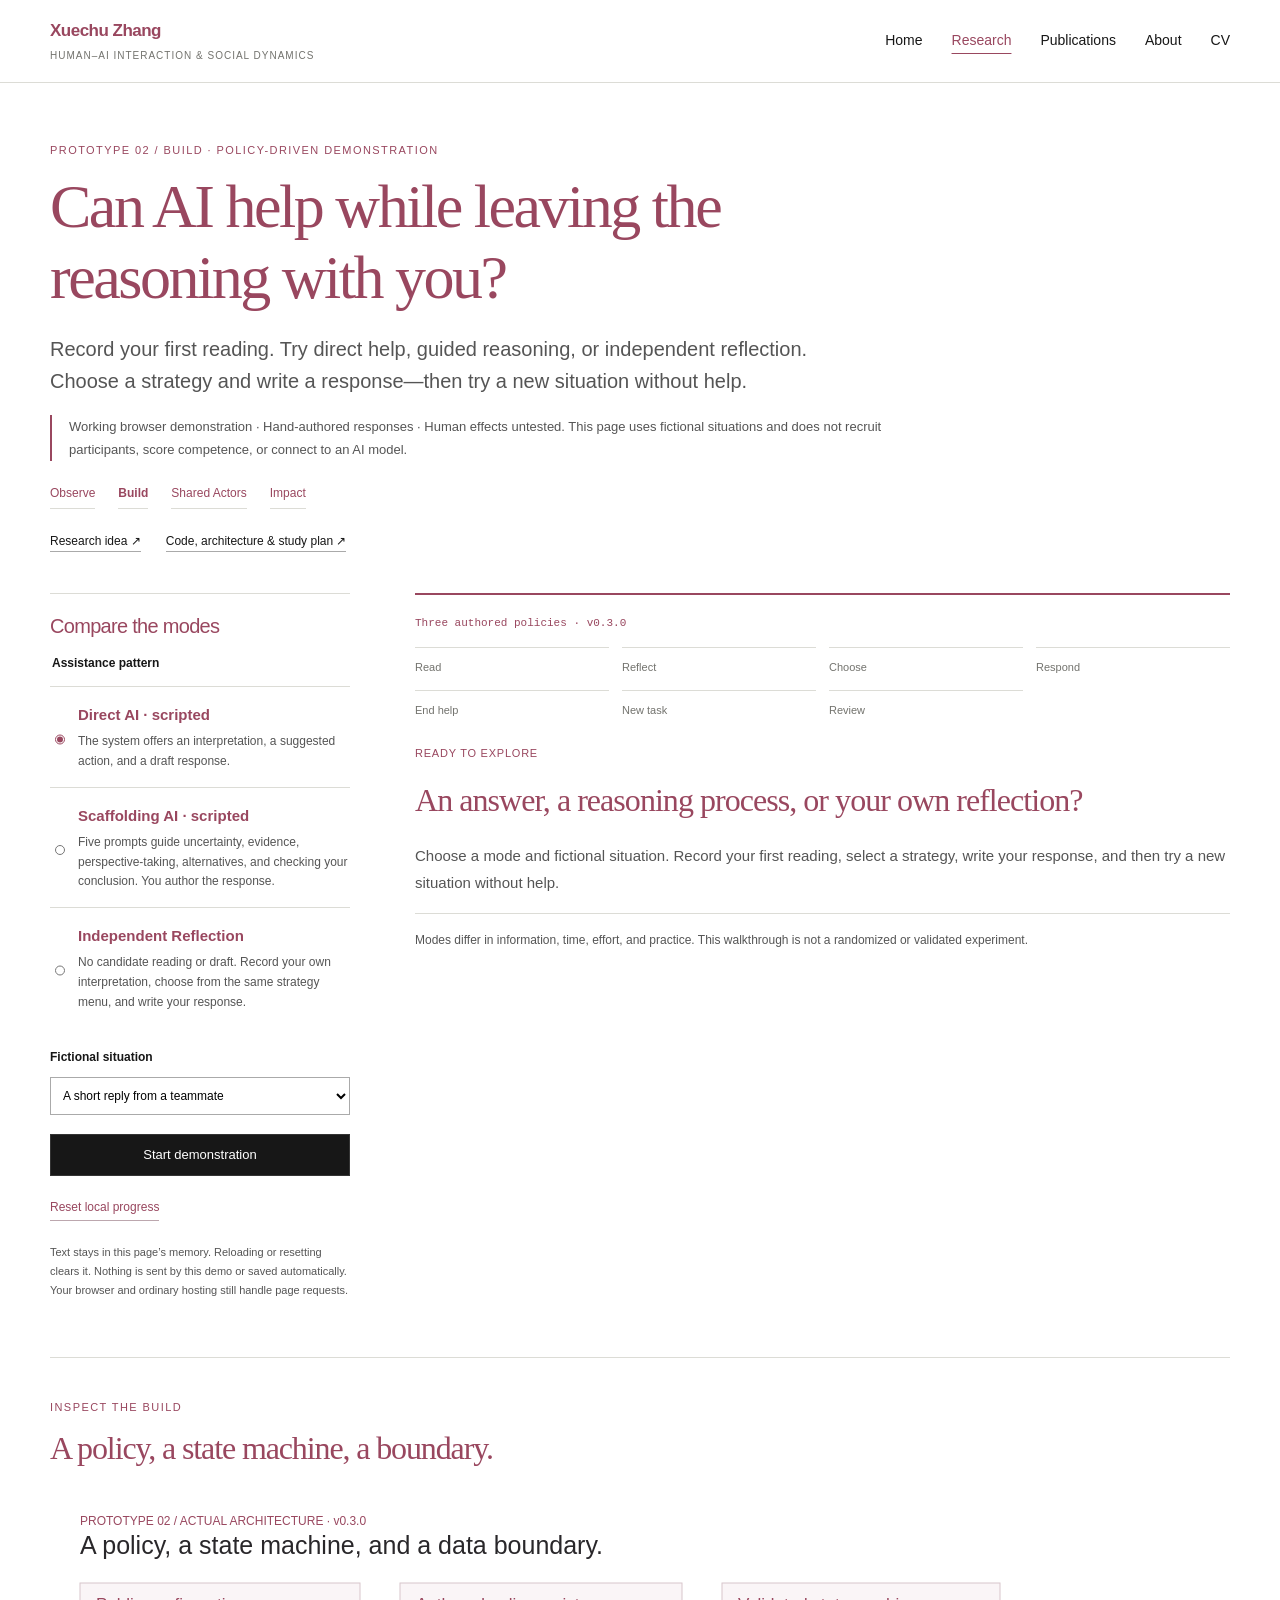
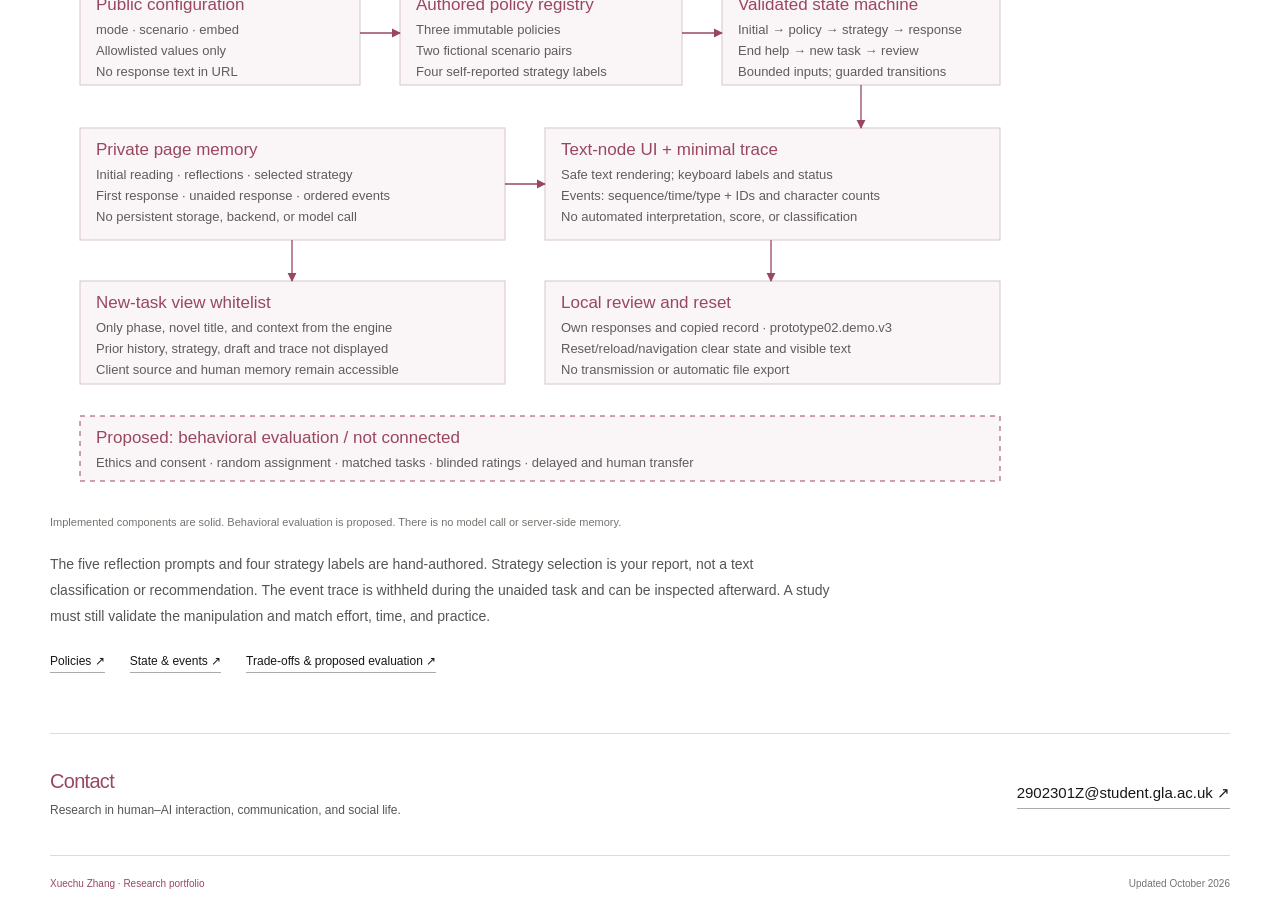
<file: scaffolding.html>
<!doctype html>
<html lang="en"><head><meta charset="utf-8"><meta name="viewport" content="width=device-width, initial-scale=1">
<title>Scaffolding AI — Interaction Demo | Xuechu Zhang</title><meta name="description" content="Compare Direct AI, Scaffolding AI, and Independent Reflection, then respond to a new situation without help. A working interaction-design demonstration; human learning remains untested.">
<link rel="icon" href="assets/favicon.svg" type="image/svg+xml"><link rel="stylesheet" href="assets/style.css?v=20261009-inspect"><link rel="stylesheet" href="assets/personal.css?v=20261010-focus"><link rel="stylesheet" href="scaffolding/demo.css?v=20261011-modes"><script defer src="assets/site.js"></script><script type="module" src="scaffolding/app.mjs?v=20261011-modes"></script></head>
<body class="demo-page"><a class="skip-link" href="#main">Skip to content</a><header class="site-header"><div class="nav-wrap shell">
<a class="brand" href="index.html" aria-label="Xuechu Zhang home">Xuechu Zhang<small>Human–AI Interaction & Social Dynamics</small></a>
<button class="menu-button" type="button" aria-expanded="false" aria-controls="site-nav">Menu</button>
<nav id="site-nav" aria-label="Main navigation"><a href="index.html">Home</a><a href="research.html" aria-current="page">Research</a><a href="publications.html">Publications</a><a href="about.html">About</a><a href="cv.html">CV</a></nav></div></header><main id="main" class="shell"><header class="page-intro demo-intro"><p class="eyebrow">Prototype 02 / Build · Policy-driven demonstration</p><h1>Can AI help while leaving the reasoning with you?</h1><p class="lede">Record your first reading. Try direct help, guided reasoning, or independent reflection. Choose a strategy and write a response—then try a new situation without help.</p><p class="demo-notice">Working browser demonstration · Hand-authored responses · Human effects untested. This page uses fictional situations and does not recruit participants, score competence, or connect to an AI model.</p><nav class="project-subnav" aria-label="Project navigation"><a href="research.html#ai-communication">Observe</a><a href="scaffolding.html" aria-current="page">Build</a><a href="shared-actors.html">Shared Actors</a><a href="impact.html">Impact</a></nav><div class="demo-links"><a href="index.html#scaffolding-ai">Research idea ↗</a><a href="https://github.com/xuechuzhang/xuechuzhang.github.io/blob/main/scaffolding/README.md">Code, architecture &amp; study plan ↗</a></div></header>
<noscript>This interactive demonstration needs JavaScript. The research idea and study plan remain readable through the links above.</noscript>
<div class="demo-layout"><aside class="demo-settings" aria-labelledby="settings-title"><h2 id="settings-title">Compare the modes</h2><form id="demo-setup"><fieldset id="demo-controls"><legend>Assistance pattern</legend><div class="mode-options"><label class="mode-choice"><input type="radio" name="mode" value="substitution" checked><span><strong>Direct AI · scripted</strong><small>The system offers an interpretation, a suggested action, and a draft response.</small></span></label><label class="mode-choice"><input type="radio" name="mode" value="scaffolding"><span><strong>Scaffolding AI · scripted</strong><small>Five prompts guide uncertainty, evidence, perspective-taking, alternatives, and checking your conclusion. You author the response.</small></span></label><label class="mode-choice"><input type="radio" name="mode" value="independent"><span><strong>Independent Reflection</strong><small>No candidate reading or draft. Record your own interpretation, choose from the same strategy menu, and write your response.</small></span></label></div><label for="scenario-choice" class="scenario-label">Fictional situation</label><select id="scenario-choice" name="scenario" required></select><button id="start-demo" class="button-link primary" type="submit" disabled>Start demonstration</button></fieldset></form><button id="reset-demo" class="reset-button" type="button">Reset local progress</button><p class="privacy-note">Text stays in this page’s memory. Reloading or resetting clears it. Nothing is sent by this demo or saved automatically. Your browser and ordinary hosting still handle page requests.</p></aside><section class="interaction-shell" aria-label="Interaction demonstration"><p id="policy-label" class="policy-version">Three authored policies · v0.3.0</p><ol class="phase-route" aria-label="Interaction stages"><li data-phase="initial">Read</li><li data-phase="assistance">Reflect</li><li data-phase="strategy">Choose</li><li data-phase="response">Respond</li><li data-phase="withdrawal">End help</li><li data-phase="transfer">New task</li><li data-phase="review">Review</li></ol><p id="phase-label" class="phase-label">Ready to explore</p><div id="interaction-stage" class="interaction-stage"></div><details id="policy-trace" class="local-record trace-panel" hidden><summary>Inspect policy &amp; event trace</summary><p>Implementation events only. No response text, score, or research collection.</p><pre id="trace-output"></pre></details><p id="demo-message" class="demo-message" role="status" aria-live="polite"></p></section></div><section class="demo-architecture" aria-labelledby="architecture-title"><p class="eyebrow">Inspect the build</p><h2 id="architecture-title">A policy, a state machine, a boundary.</h2><figure><img src="assets/research/scaffolding-architecture.svg" width="980" height="610" loading="lazy" alt="Three authored policies use one seven-phase state machine. Initial reading, selected strategy, and responses stay in page memory. The new-task view excludes earlier help and trace; human evaluation is proposed."><figcaption>Implemented components are solid. Behavioral evaluation is proposed. There is no model call or server-side memory.</figcaption></figure><p>The five reflection prompts and four strategy labels are hand-authored. Strategy selection is your report, not a text classification or recommendation. The event trace is withheld during the unaided task and can be inspected afterward. A study must still validate the manipulation and match effort, time, and practice.</p><div class="demo-links"><a href="https://github.com/xuechuzhang/xuechuzhang.github.io/blob/main/scaffolding/policies.mjs">Policies ↗</a><a href="https://github.com/xuechuzhang/xuechuzhang.github.io/blob/main/scaffolding/engine.mjs">State &amp; events ↗</a><a href="https://github.com/xuechuzhang/xuechuzhang.github.io/blob/main/scaffolding/README.md">Trade-offs &amp; proposed evaluation ↗</a></div></section></main><section class="contact shell" id="contact" aria-labelledby="contact-title"><div><h2 id="contact-title">Contact</h2><p>Research in human–AI interaction, communication, and social life.</p></div><a href="mailto:2902301Z@student.gla.ac.uk">2902301Z@student.gla.ac.uk ↗</a></section>
<footer class="site-footer shell"><p>Xuechu Zhang · Research portfolio</p><p>Updated October 2026</p></footer></body></html>
</file>
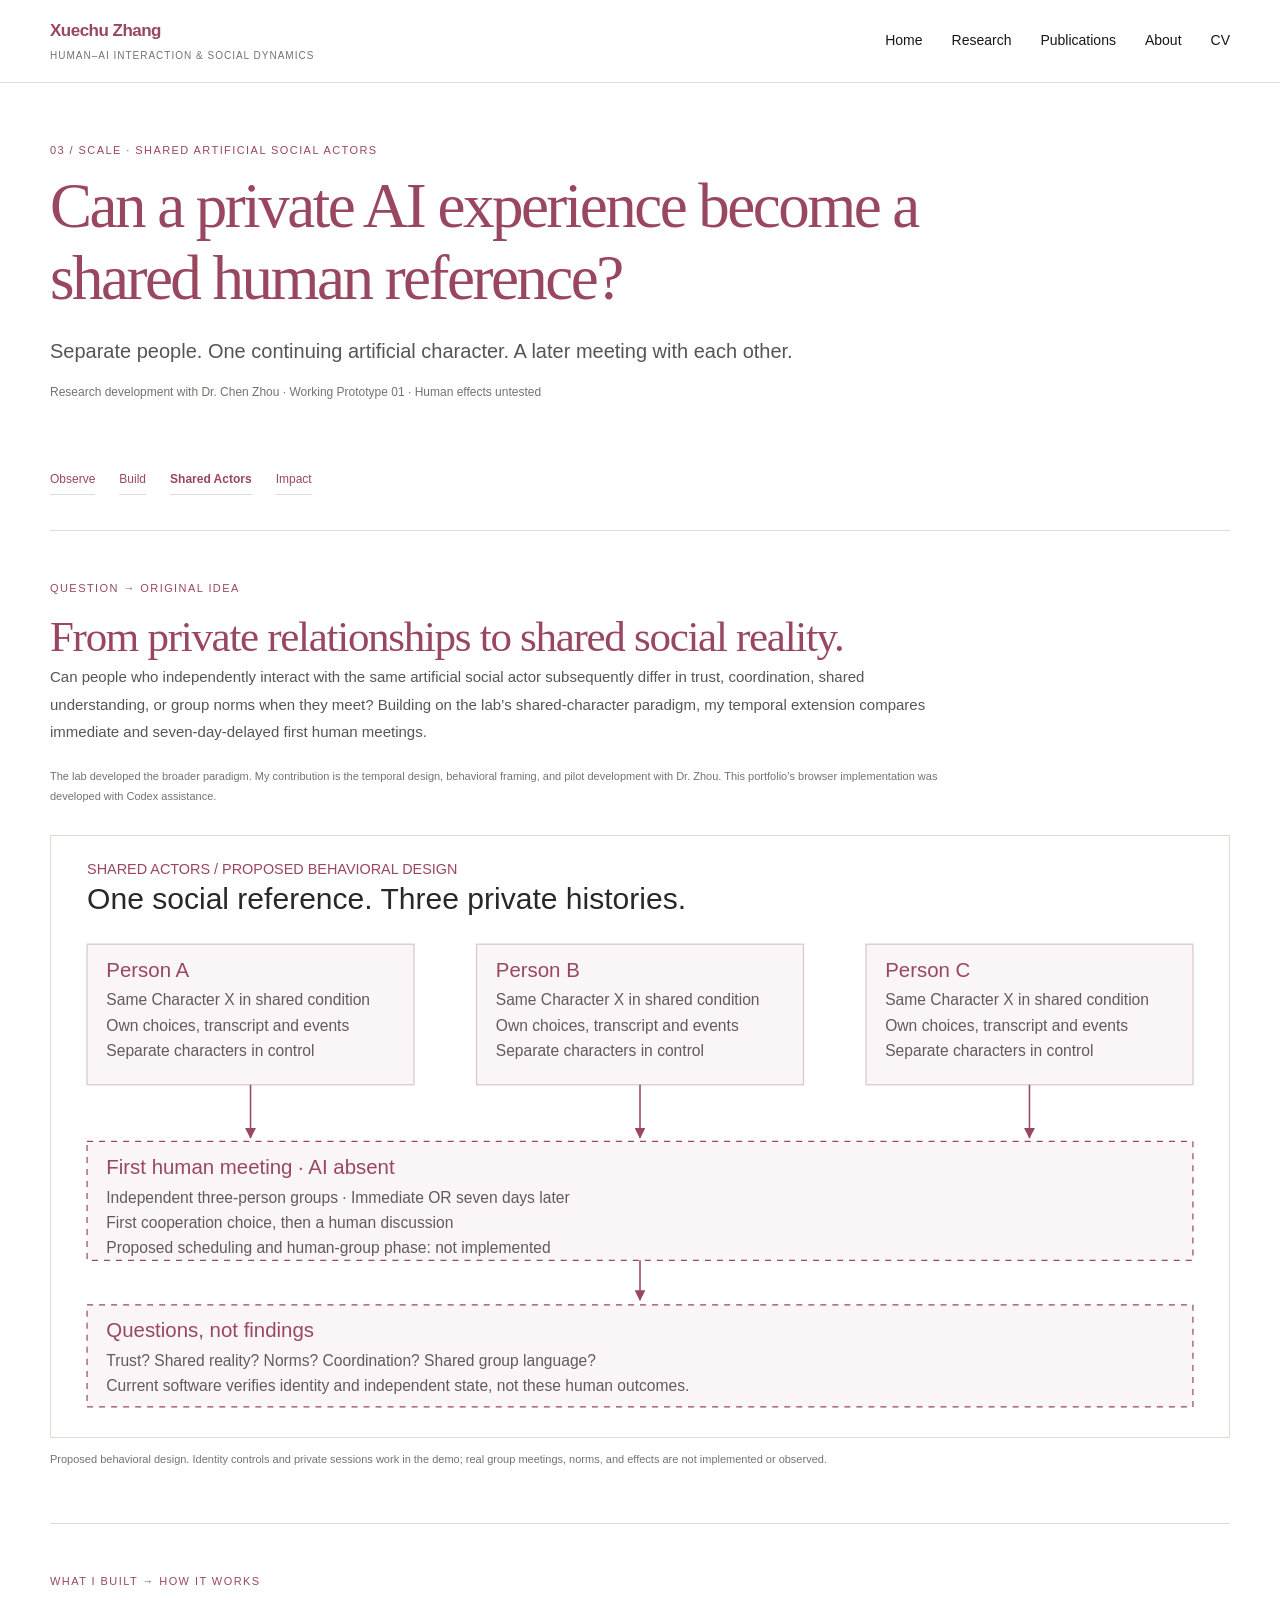
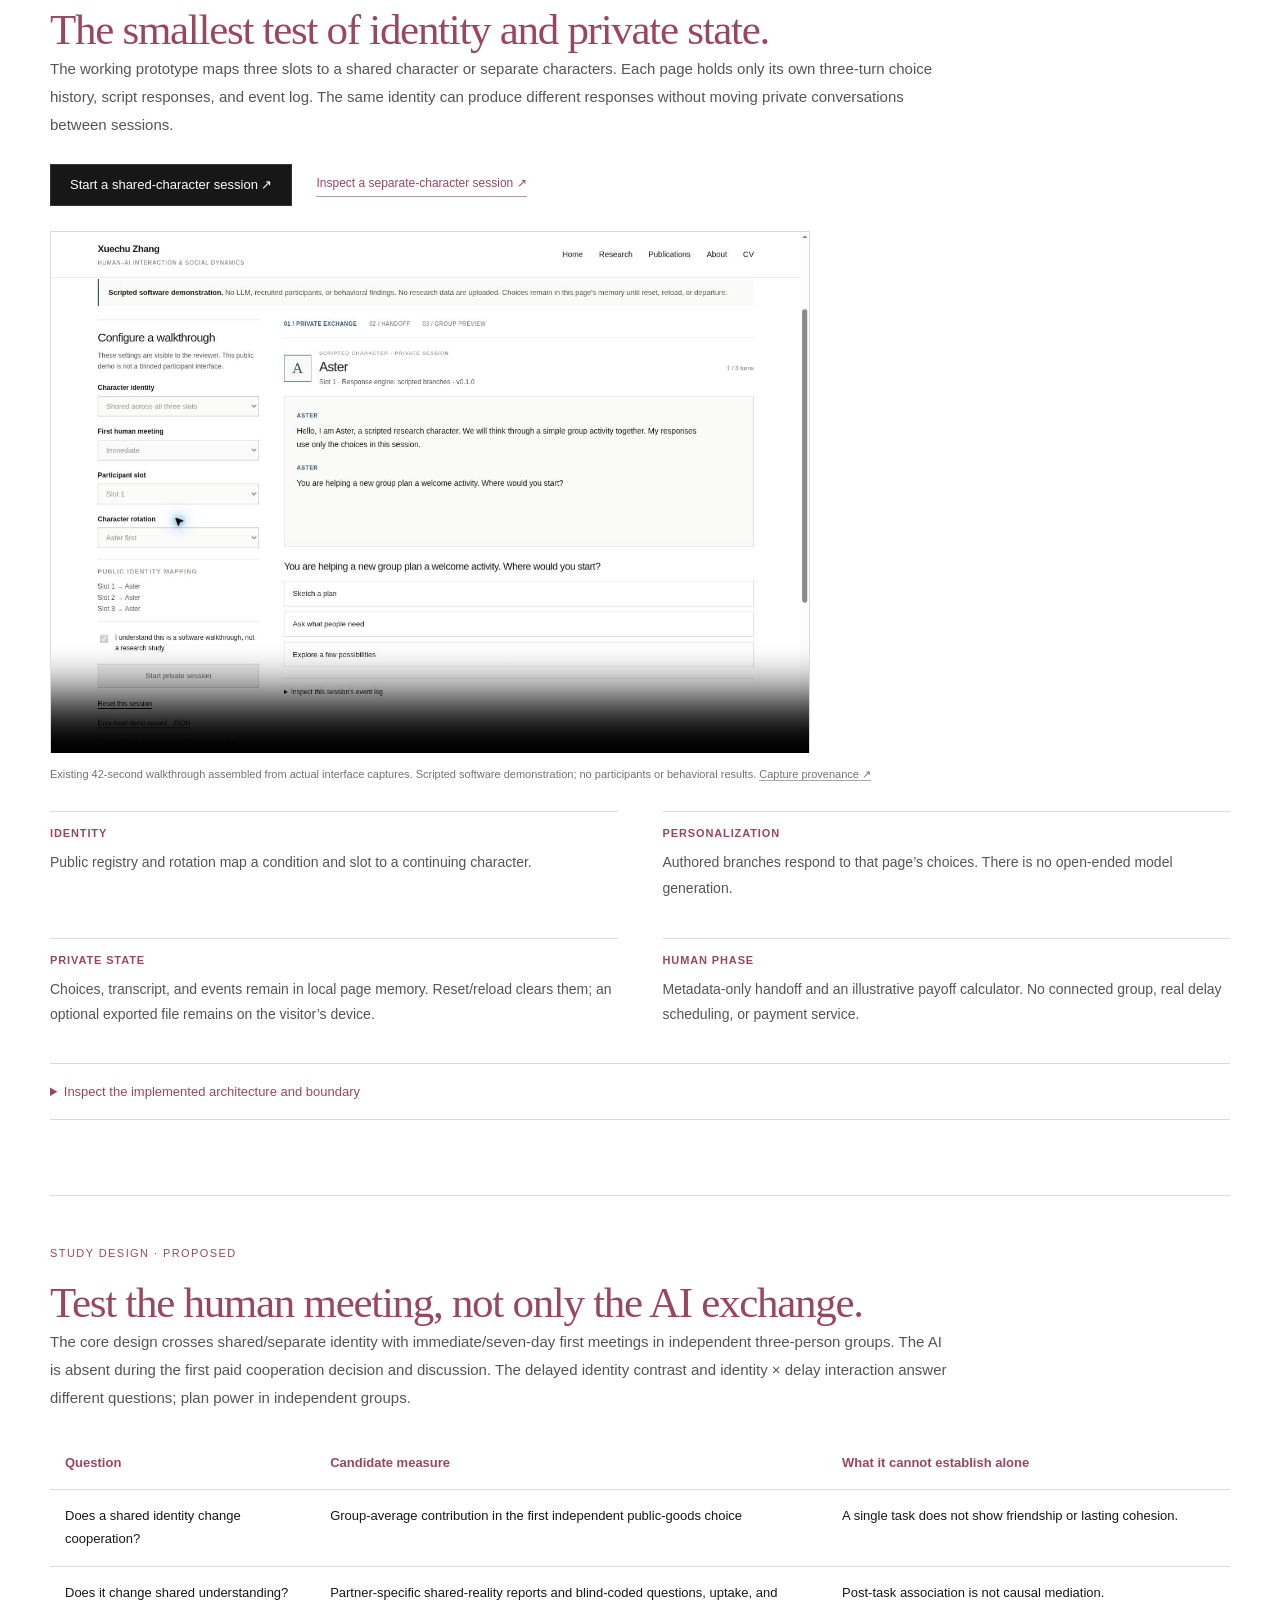
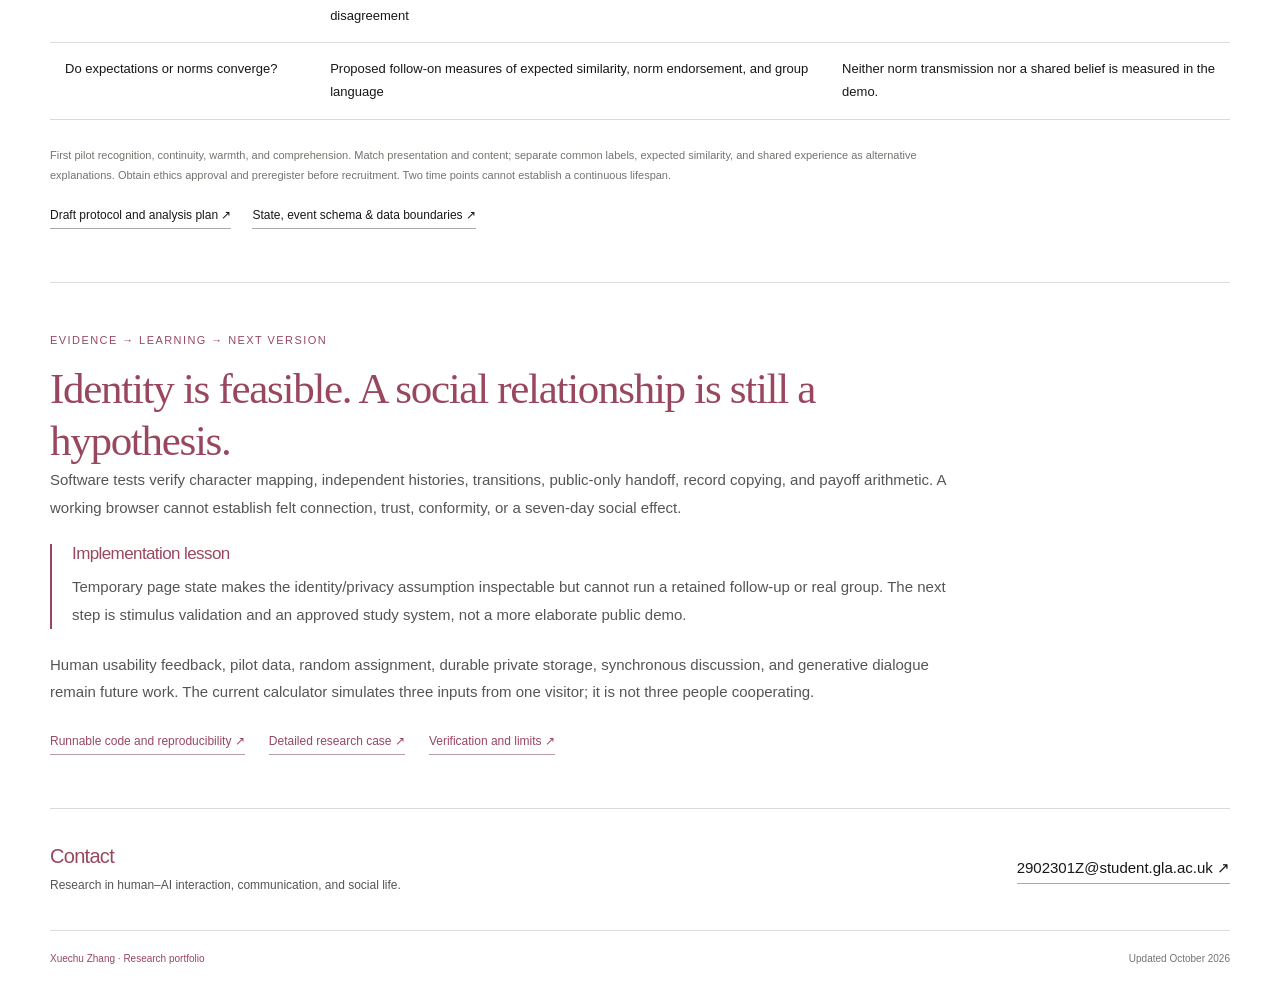
<file: shared-actors.html>
<!doctype html>
<html lang="en"><head><meta charset="utf-8"><meta name="viewport" content="width=device-width, initial-scale=1"><title>Shared Actors | Xuechu Zhang</title><meta name="description" content="A working identity and private-state prototype, with a proposed study of subsequent human group interaction."><link rel="icon" href="assets/favicon.svg" type="image/svg+xml"><link rel="stylesheet" href="assets/style.css?v=20261009-inspect"><link rel="stylesheet" href="assets/personal.css?v=20261010-focus"><link rel="stylesheet" href="assets/portfolio.css?v=20261011-modes"><script defer src="assets/site.js"></script></head><body class="research-page feature-page"><a class="skip-link" href="#main">Skip to content</a><header class="site-header"><div class="nav-wrap shell">
<a class="brand" href="index.html" aria-label="Xuechu Zhang home">Xuechu Zhang<small>Human–AI Interaction & Social Dynamics</small></a>
<button class="menu-button" type="button" aria-expanded="false" aria-controls="site-nav">Menu</button>
<nav id="site-nav" aria-label="Main navigation"><a href="index.html">Home</a><a href="research.html">Research</a><a href="publications.html">Publications</a><a href="about.html">About</a><a href="cv.html">CV</a></nav></div></header><main id="main" class="shell"><header class="page-intro"><p class="eyebrow">03 / Scale · Shared Artificial Social Actors</p><h1>Can a private AI experience become a shared human reference?</h1><p class="lede">Separate people. One continuing artificial character. A later meeting with each other.</p><p class="research-status">Research development with Dr. Chen Zhou · Working Prototype 01 · Human effects untested</p></header><nav class="project-subnav" aria-label="Project navigation"><a href="research.html#ai-communication">Observe</a><a href="scaffolding.html">Build</a><a href="shared-actors.html" aria-current="page">Shared Actors</a><a href="impact.html">Impact</a></nav>
<section class="portfolio-section" aria-labelledby="shared-question"><p class="eyebrow">Question → Original idea</p><h2 id="shared-question">From private relationships to shared social reality.</h2><p>Can people who independently interact with the same artificial social actor subsequently differ in trust, coordination, shared understanding, or group norms when they meet? Building on the lab’s shared-character paradigm, my temporal extension compares immediate and seven-day-delayed first human meetings.</p><p class="compact-boundary">The lab developed the broader paradigm. My contribution is the temporal design, behavioral framing, and pilot development with Dr. Zhou. This portfolio’s browser implementation was developed with Codex assistance.</p><figure class="portfolio-figure"><div class="figure-scroll" tabindex="0" role="region" aria-label="Proposed shared-actor study"><img src="assets/research/shared-vision.svg" width="980" height="500" alt="A proposed study crosses shared or separate characters with immediate or seven-day first meetings. Three private encounters precede a human-only decision and discussion. Trust and norms are questions, not observed effects."></div><figcaption>Proposed behavioral design. Identity controls and private sessions work in the demo; real group meetings, norms, and effects are not implemented or observed.</figcaption></figure></section>
<section class="portfolio-section" aria-labelledby="shared-built"><p class="eyebrow">What I built → How it works</p><h2 id="shared-built">The smallest test of identity and private state.</h2><p>The working prototype maps three slots to a shared character or separate characters. Each page holds only its own three-turn choice history, script responses, and event log. The same identity can produce different responses without moving private conversations between sessions.</p><div class="section-actions"><a class="button-link primary" href="prototype.html?identity=shared&amp;delay=0&amp;slot=1&amp;rotation=0">Start a shared-character session ↗</a><a class="text-link" href="prototype.html?identity=separate&amp;delay=0&amp;slot=2&amp;rotation=0">Inspect a separate-character session ↗</a></div><figure class="build-walkthrough"><video controls preload="metadata" playsinline poster="assets/demo/prototype01-poster.jpg" aria-label="Actual shared-character prototype interface captures"><source src="assets/demo/prototype01-walkthrough.mp4" type="video/mp4"><track kind="captions" src="assets/demo/prototype01-walkthrough.vtt" srclang="en" label="English" default><p><a href="assets/demo/prototype01-walkthrough.mp4">Download the interface walkthrough</a></p></video><figcaption>Existing 42-second walkthrough assembled from actual interface captures. Scripted software demonstration; no participants or behavioral results. <a href="assets/demo/README.md">Capture provenance ↗</a></figcaption></figure><dl class="build-facts"><div><dt>Identity</dt><dd>Public registry and rotation map a condition and slot to a continuing character.</dd></div><div><dt>Personalization</dt><dd>Authored branches respond to that page’s choices. There is no open-ended model generation.</dd></div><div><dt>Private state</dt><dd>Choices, transcript, and events remain in local page memory. Reset/reload clears them; an optional exported file remains on the visitor’s device.</dd></div><div><dt>Human phase</dt><dd>Metadata-only handoff and an illustrative payoff calculator. No connected group, real delay scheduling, or payment service.</dd></div></dl><details class="architecture-disclosure"><summary>Inspect the implemented architecture and boundary</summary><figure class="portfolio-figure"><div class="figure-scroll" tabindex="0" role="region" aria-label="Shared-actor implementation architecture"><img src="assets/research/prototype-architecture.svg" width="980" height="640" loading="lazy" alt="Existing public character registry feeds separate private page state. The handoff contains public metadata. Connected groups and research infrastructure are proposed."></div><figcaption>Solid components are implemented; dashed infrastructure is proposed. Page-memory separation is not an authentication or production security boundary.</figcaption></figure></details></section>
<section class="portfolio-section" aria-labelledby="shared-study"><p class="eyebrow">Study design · Proposed</p><h2 id="shared-study">Test the human meeting, not only the AI exchange.</h2><p>The core design crosses shared/separate identity with immediate/seven-day first meetings in independent three-person groups. The AI is absent during the first paid cooperation decision and discussion. The delayed identity contrast and identity × delay interaction answer different questions; plan power in independent groups.</p><div class="table-wrap" tabindex="0" role="region" aria-label="Proposed research questions and measures"><table><thead><tr><th>Question</th><th>Candidate measure</th><th>What it cannot establish alone</th></tr></thead><tbody><tr><td>Does a shared identity change cooperation?</td><td>Group-average contribution in the first independent public-goods choice</td><td>A single task does not show friendship or lasting cohesion.</td></tr><tr><td>Does it change shared understanding?</td><td>Partner-specific shared-reality reports and blind-coded questions, uptake, and disagreement</td><td>Post-task association is not causal mediation.</td></tr><tr><td>Do expectations or norms converge?</td><td>Proposed follow-on measures of expected similarity, norm endorsement, and group language</td><td>Neither norm transmission nor a shared belief is measured in the demo.</td></tr></tbody></table></div><p class="compact-boundary">First pilot recognition, continuity, warmth, and comprehension. Match presentation and content; separate common labels, expected similarity, and shared experience as alternative explanations. Obtain ethics approval and preregister before recruitment. Two time points cannot establish a continuous lifespan.</p><div class="build-links"><a href="https://github.com/xuechuzhang/xuechuzhang.github.io/blob/main/docs/pilot-protocol.md">Draft protocol and analysis plan ↗</a><a href="https://github.com/xuechuzhang/xuechuzhang.github.io/blob/main/docs/prototype-spec.md">State, event schema &amp; data boundaries ↗</a></div></section>
<section class="portfolio-section" aria-labelledby="shared-next"><p class="eyebrow">Evidence → Learning → Next version</p><h2 id="shared-next">Identity is feasible. A social relationship is still a hypothesis.</h2><p>Software tests verify character mapping, independent histories, transitions, public-only handoff, record copying, and payoff arithmetic. A working browser cannot establish felt connection, trust, conformity, or a seven-day social effect.</p><div class="learning-loop"><h3>Implementation lesson</h3><p>Temporary page state makes the identity/privacy assumption inspectable but cannot run a retained follow-up or real group. The next step is stimulus validation and an approved study system, not a more elaborate public demo.</p></div><p>Human usability feedback, pilot data, random assignment, durable private storage, synchronous discussion, and generative dialogue remain future work. The current calculator simulates three inputs from one visitor; it is not three people cooperating.</p><div class="section-actions"><a class="text-link" href="https://github.com/xuechuzhang/xuechuzhang.github.io/blob/main/prototype/README.md">Runnable code and reproducibility ↗</a><a class="text-link" href="research.html#shared-social-reality">Detailed research case ↗</a><a class="text-link" href="https://github.com/xuechuzhang/xuechuzhang.github.io/blob/main/docs/implementation-oct11.md">Verification and limits ↗</a></div></section></main><section class="contact shell" id="contact" aria-labelledby="contact-title"><div><h2 id="contact-title">Contact</h2><p>Research in human–AI interaction, communication, and social life.</p></div><a href="mailto:2902301Z@student.gla.ac.uk">2902301Z@student.gla.ac.uk ↗</a></section>
<footer class="site-footer shell"><p>Xuechu Zhang · Research portfolio</p><p>Updated October 2026</p></footer></body></html>
</file>
<file: assets/style.css>
:root{--ink:#171717;--muted:#555;--faint:#73736e;--line:#dcdcd6;--paper:#fff;--wash:#fafaf8;--max:1180px}
*{box-sizing:border-box}html{scroll-behavior:smooth;scroll-padding-top:104px}body{margin:0;background:var(--paper);color:var(--ink);font-family:Arial,Helvetica,sans-serif;font-size:16px;line-height:1.68}h1,h2,h3,h4,p{margin:0}h1,h2,h3,h4{line-height:1.2;letter-spacing:-.035em;font-weight:500}h1{font-size:clamp(43px,5.3vw,72px)}h2{font-size:clamp(29px,3.1vw,40px)}h3{font-size:22px}p{color:var(--muted)}a{color:inherit;text-decoration:none}a:hover{text-decoration:underline;text-underline-offset:5px}a:focus-visible,button:focus-visible,summary:focus-visible{outline:2px solid #444;outline-offset:5px}button{font:inherit}::selection{background:#e5e5dd}img{display:block;max-width:100%;height:auto}[hidden]{display:none!important}.shell{width:min(var(--max),calc(100% - 88px));margin-inline:auto}.skip-link{position:absolute;left:22px;top:-100px;background:var(--ink);color:white;padding:10px 15px;z-index:80}.skip-link:focus{top:12px}.site-header{position:sticky;top:0;z-index:30;background:#fff;border-bottom:1px solid var(--line)}.nav-wrap{min-height:82px;display:flex;align-items:center;justify-content:space-between;gap:30px}.brand{font-size:17px;font-weight:600;letter-spacing:-.03em;white-space:nowrap}.brand small{display:block;color:var(--faint);font-size:10px;font-weight:400;letter-spacing:.1em;text-transform:uppercase;margin-top:2px}.site-header nav{display:flex;gap:29px;align-items:center;font-size:14px}.site-header nav a[aria-current=page]{text-decoration:underline;text-underline-offset:8px}.menu-button{display:none;background:transparent;border:0;padding:10px 0;color:var(--ink)}.eyebrow{font-size:11px;font-weight:500;letter-spacing:.13em;text-transform:uppercase;color:var(--faint)}.hero{padding-top:78px;padding-bottom:65px}.hero h1{font-family:Georgia,'Times New Roman',serif;font-size:clamp(56px,7.1vw,94px);font-weight:400;letter-spacing:-.055em;margin:12px 0 25px}.hero .lede{font-size:clamp(22px,2.3vw,30px);line-height:1.4;letter-spacing:-.02em;color:var(--ink);max-width:900px}.hero .intro{font-size:18px;max-width:800px;margin-top:19px;line-height:1.65}.method-line{margin-top:23px;font-size:13px;color:var(--faint)}.plain-links{display:flex;gap:29px;flex-wrap:wrap;margin-top:28px;font-size:14px}.plain-links a,.inline-link{border-bottom:1px solid #999;padding-bottom:4px}.plain-links a:hover,.inline-link:hover{text-decoration:none;border-color:var(--ink)}.section-head{display:flex;align-items:end;justify-content:space-between;gap:32px;margin-bottom:28px}.section-head .eyebrow{margin-bottom:8px}.section-head h2{font-size:31px}.section-head p{max-width:430px;font-size:14px}.selected-section{padding-bottom:76px;border-bottom:1px solid var(--line)}.work-grid{display:grid;grid-template-columns:repeat(2,minmax(0,1fr));gap:50px 42px}.work-card{min-width:0;padding-bottom:22px;border-bottom:1px solid var(--line)}.work-visual{display:block;overflow:hidden;border:1px solid #ededE7}.work-visual img{width:100%;aspect-ratio:720/250;object-fit:contain;background:var(--wash)}.card-top{display:flex;justify-content:space-between;gap:15px;margin:22px 0 9px;font-size:10px;letter-spacing:.08em;text-transform:uppercase;color:var(--faint)}.card-top .number{color:var(--ink)}.work-card h3{font-size:23px;margin-bottom:11px;max-width:490px}.work-card>p{font-size:15px;max-width:500px;line-height:1.7}.work-card .card-status{font-size:11px;margin:14px 0 13px;color:var(--faint)}.case-link{font-size:13px;display:inline-block;border-bottom:1px solid #b8b8b1;padding-bottom:3px}.agenda-section{padding-top:58px;padding-bottom:63px}.agenda-section>p{font-size:15px;max-width:770px;margin-top:15px}.agenda{display:grid;grid-template-columns:repeat(4,minmax(0,1fr));gap:30px;margin-top:34px}.agenda>div{border-top:1px solid #aaa;padding-top:15px;position:relative}.agenda>div:not(:last-child):after{content:'→';position:absolute;right:-23px;top:17px;color:#777}.agenda h3{font-size:18px;margin-bottom:8px;line-height:1.3}.agenda p{font-size:12px;color:var(--faint)}.community-teaser{padding-top:45px;padding-bottom:49px;border-top:1px solid var(--line);display:grid;grid-template-columns:1.15fr 1fr;gap:80px}.community-teaser h2{font-size:31px;margin-top:12px}.community-teaser>div>p{font-size:15px;margin-bottom:20px}.page-intro{padding-top:58px;padding-bottom:41px;max-width:920px}.page-intro h1{margin:12px 0 21px}.page-intro .lede{font-size:20px;max-width:790px;line-height:1.55}.work-layout{display:grid;grid-template-columns:208px minmax(0,1fr);gap:48px;padding-bottom:55px}.case-index{align-self:start;position:sticky;top:112px;border-top:1px solid var(--line);padding-top:18px}.case-index>p{font-size:10px;letter-spacing:.1em;text-transform:uppercase;color:var(--faint);margin-bottom:17px}.case-index>a{display:grid;grid-template-columns:25px 1fr;gap:8px;padding:11px 0;border-bottom:1px solid #eee;font-size:12px;line-height:1.5}.case-index>a>span:first-child{color:var(--faint);font-size:10px;padding-top:2px}.cases{min-width:0}.case-study{padding-top:30px;padding-bottom:57px;border-top:1px solid #bdbdb7;scroll-margin-top:108px}.case-study+.case-study{margin-top:22px}.case-heading .eyebrow{margin-bottom:15px}.case-heading h2{font-size:clamp(28px,3vw,38px);max-width:800px;margin-bottom:15px}.case-heading .case-summary{font-size:17px;max-width:720px}.status{font-size:11px;color:var(--faint);margin:16px 0 24px}.case-meta{display:grid;grid-template-columns:1.4fr 1fr;gap:15px;padding:18px 0;border-top:1px solid var(--line);border-bottom:1px solid var(--line);margin:20px 0 28px}.case-meta dt{font-size:10px;letter-spacing:.1em;text-transform:uppercase;color:var(--faint);margin-bottom:5px}.case-meta dd{margin:0;font-size:12px;color:#444;line-height:1.6}.case-sections{display:grid;grid-template-columns:repeat(2,minmax(0,1fr));gap:25px 30px}.case-section{min-width:0}.case-section h3{font-size:16px;letter-spacing:-.015em;font-weight:600;margin-bottom:10px}.case-section p,.case-section li{font-size:14px;line-height:1.8;color:var(--muted)}.case-section ul{padding-left:17px;margin:0}.case-section li{margin:0 0 9px}.case-section.wide{grid-column:1/-1}.case-section .small-note{font-size:11px;color:var(--faint);line-height:1.65;margin-top:11px}.finding{background:var(--wash);border-left:2px solid #74746e;padding:22px 25px}.finding .finding-label{font-size:10px;text-transform:uppercase;letter-spacing:.1em;color:var(--faint);margin-bottom:12px}.finding>p:not(.finding-label):not(.small-note){font-size:16px;color:#333}.figure-stack{display:grid;gap:24px}.research-figure{margin:0}.diagram-frame{overflow-x:auto;border:1px solid #e7e7e0;background:var(--wash)}.diagram-frame img{width:100%;min-width:630px}.research-figure figcaption{font-size:11px;line-height:1.7;color:var(--faint);margin-top:10px;max-width:760px}.research-figure figcaption strong{font-weight:600;color:#444}.research-figure .figure-download{display:inline-block;font-size:11px;margin-top:6px;border-bottom:1px solid #bbb}.artifacts-output{margin-top:18px;padding:18px 0;border-top:1px solid var(--line)}.artifacts-output p{font-size:13px}.artifacts-output .summary-download{display:inline-block;font-size:12px;border-bottom:1px solid #aaa;margin-top:12px}.future{padding-top:21px;border-top:1px solid var(--line)}.community-intro .lede{font-size:26px;color:var(--ink);max-width:790px}.community-intro .intro-note{font-size:15px;max-width:790px;margin-top:23px}.community-case{padding:33px 0 48px;border-top:1px solid #bdbdb7;display:grid;grid-template-columns:1fr 1.6fr;gap:65px}.community-case .eyebrow{margin-bottom:12px}.community-case h2{font-size:32px;margin-bottom:13px;max-width:350px}.community-role{font-size:12px;max-width:290px}.community-copy>p{font-size:15px;margin-bottom:20px}.metrics{display:grid;grid-template-columns:repeat(3,minmax(0,1fr));gap:23px;padding-bottom:24px;margin-bottom:26px;border-bottom:1px solid var(--line)}.metric strong{display:block;font-family:Georgia,'Times New Roman',serif;font-size:39px;font-weight:400;line-height:1.2;color:var(--ink)}.metric span{display:block;font-size:11px;color:var(--faint);margin-top:7px}.community-copy .metrics-note{font-size:11px;color:var(--faint);margin-top:-13px}.community-copy .diagram-frame img{min-width:550px}.community-copy h3{font-size:16px;font-weight:600;margin:25px 0 12px}.community-copy .small-note{font-size:11px;color:var(--faint);margin-top:12px}.community-reflection{padding:38px 0 60px;border-top:1px solid var(--line);max-width:790px}.community-reflection h2{font-size:29px;margin-bottom:19px}.community-reflection p{font-size:16px;margin-bottom:20px}.about-grid{display:grid;grid-template-columns:1.35fr 1fr;gap:85px;padding-bottom:49px}.about-copy p{font-size:17px;margin-bottom:21px}.academic-background{border-top:1px solid var(--line);padding-top:24px}.academic-background h2{font-size:23px;margin-bottom:22px}.education-entry{padding:0 0 21px;border-bottom:1px solid #eee;margin-bottom:21px}.education-entry h3{font-size:16px;font-weight:600;margin-bottom:7px}.education-entry p{font-size:13px}.education-entry .date{font-size:11px;color:var(--faint);margin-top:9px}.methods-section{padding:36px 0 45px;border-top:1px solid var(--line)}.methods-section h2{font-size:29px;margin-bottom:24px}.method-grid{display:grid;grid-template-columns:repeat(3,minmax(0,1fr));gap:35px}.method-grid h3{font-size:17px;font-weight:600;margin-bottom:12px}.method-grid p{font-size:14px}.methods-note{font-size:12px;margin-top:23px;max-width:800px;color:var(--faint)}.current-question{padding:35px 0 51px;border-top:1px solid var(--line);max-width:820px}.current-question h2{font-size:29px;margin:12px 0 17px}.current-question p{font-size:16px;margin-bottom:14px}.cv-actions{margin-top:24px}.cv-layout{display:grid;grid-template-columns:minmax(0,1fr) 258px;gap:70px;padding-bottom:55px}.cv-content{min-width:0}.cv-section{padding:22px 0;border-top:1px solid var(--line)}.cv-section h2{font-size:23px;margin-bottom:21px}.cv-entry{margin-bottom:25px}.cv-entry:last-child{margin-bottom:0}.cv-entry h3{font-size:16px;line-height:1.4;font-weight:600;margin-bottom:7px}.cv-entry p{font-size:13px;margin:0 0 8px}.cv-entry .cv-meta{font-size:11px;color:var(--faint)}.cv-entry ul{margin:9px 0 0;padding-left:18px}.cv-entry li{font-size:13px;color:var(--muted);margin-bottom:6px}.cv-sidebar{align-self:start;position:sticky;top:112px;border-top:1px solid var(--line);padding-top:24px}.cv-sidebar h2{font-size:18px;margin-bottom:15px}.cv-sidebar p{font-size:13px;margin-bottom:15px}.pdf-details{margin:34px 0 0;border-top:1px solid var(--line);padding-top:20px}.pdf-details summary{font-size:14px;cursor:pointer;list-style:revert}.pdf-details object{width:100%;height:850px;margin-top:19px;border:1px solid var(--line)}.contact{padding-top:35px;padding-bottom:35px;border-top:1px solid var(--line);display:flex;justify-content:space-between;gap:40px;align-items:center}.contact h2{font-size:20px;margin:0 0 7px}.contact p{font-size:12px}.contact a{font-size:15px;border-bottom:1px solid #aaa;padding-bottom:3px;overflow-wrap:anywhere}.site-footer{border-top:1px solid var(--line);padding:20px 0 31px;display:flex;justify-content:space-between;gap:20px;font-size:10px;color:var(--faint)}.site-footer p{font-size:10px;color:var(--faint)}
@media(max-width:980px){.shell{width:calc(100% - 60px)}.site-header nav{gap:21px}.work-layout{grid-template-columns:165px minmax(0,1fr);gap:30px}.case-sections{gap:23px}.community-case{gap:35px;grid-template-columns:1fr 1.65fr}.about-grid{gap:45px}.cv-layout{gap:40px;grid-template-columns:1fr 225px}.card-top{font-size:9px}.work-grid{gap:36px 30px}.community-teaser{gap:40px}.agenda{gap:24px}.agenda>div:not(:last-child):after{right:-20px}}
@media(max-width:760px){.shell{width:calc(100% - 40px)}.nav-wrap{min-height:73px;flex-wrap:wrap;gap:0}.brand{font-size:16px}.menu-button{display:block;font-size:13px;cursor:pointer}body.js-ready .site-header nav{display:none;width:100%;padding:17px 0 22px;justify-content:space-between}body.js-ready .site-header nav.is-open{display:flex}.site-header nav{width:100%;padding:15px 0;gap:15px;font-size:13px}.hero{padding-top:44px;padding-bottom:45px}.hero h1{font-size:clamp(46px,9.7vw,73px);margin-bottom:24px}.hero .lede{font-size:23px}.hero .intro{font-size:16px}.method-line{font-size:12px;line-height:1.7}.plain-links{gap:25px;font-size:13px;margin-top:24px}.section-head{display:block;margin-bottom:25px}.section-head>p{margin-top:12px;font-size:13px;max-width:none}.section-head h2{font-size:27px}.work-grid{gap:30px 22px}.work-card h3{font-size:20px}.work-card>p{font-size:13px}.card-top{display:block;font-size:9px;margin-top:17px}.card-top>span:last-child{display:block;margin-top:5px}.selected-section{padding-bottom:46px}.agenda-section{padding-top:38px;padding-bottom:40px}.agenda{grid-template-columns:repeat(2,minmax(0,1fr));gap:26px;margin-top:26px}.agenda>div:not(:last-child):after{display:none}.agenda h3{font-size:17px}.community-teaser{grid-template-columns:1fr;gap:20px;padding:34px 0}.community-teaser h2{font-size:28px}.page-intro{padding-top:41px;padding-bottom:30px}.page-intro h1{font-size:43px}.page-intro .lede{font-size:18px}.work-layout{display:block}.case-index{position:static;display:grid;grid-template-columns:repeat(2,minmax(0,1fr));gap:0 20px;padding-bottom:24px}.case-index>p{grid-column:1/-1;margin-bottom:8px}.case-index>a{font-size:12px}.case-study{padding-top:27px;padding-bottom:38px}.case-heading h2{font-size:29px}.case-heading .case-summary{font-size:16px}.case-meta{margin:16px 0 25px;gap:17px}.case-sections{gap:24px}.case-section p,.case-section li{font-size:14px}.finding{padding:20px}.finding>p:not(.finding-label):not(.small-note){font-size:15px}.diagram-frame img{min-width:610px}.community-intro .lede{font-size:23px}.community-case{grid-template-columns:1fr;gap:27px;padding:29px 0 38px}.community-case h2{max-width:none;font-size:28px}.community-role{max-width:none}.metrics{gap:20px}.metric strong{font-size:36px}.community-copy .diagram-frame img{min-width:590px}.about-grid{grid-template-columns:1fr;gap:20px;padding-bottom:35px}.about-copy p{font-size:16px}.method-grid{gap:25px}.method-grid h3{font-size:16px}.method-grid p{font-size:13px}.methods-section{padding-bottom:35px}.current-question h2{font-size:27px}.cv-layout{display:block;padding-bottom:32px}.cv-sidebar{position:static;margin-top:25px}.pdf-details object{height:650px}.contact{display:block;padding:29px 0}.contact>a{display:inline-block;margin-top:18px;font-size:14px}.site-footer{font-size:10px;gap:15px}}
@media(max-width:520px){.work-grid{grid-template-columns:1fr;gap:32px}.work-card h3{font-size:22px}.work-card>p{font-size:15px}.card-top{display:flex;font-size:9px}.card-top>span:last-child{margin-top:0}.work-visual img{aspect-ratio:720/250}.case-sections{grid-template-columns:1fr}.case-section.wide{grid-column:auto}.case-meta{grid-template-columns:1fr}.case-index{grid-template-columns:1fr}.case-index>a{padding:9px 0}.method-grid{grid-template-columns:1fr;gap:22px}.method-grid p{font-size:14px}.metric strong{font-size:31px}.metric span{font-size:10px}.metrics{gap:15px}.site-footer{display:block}.site-footer p+p{margin-top:7px}.community-reflection p{font-size:15px}.hero h1{font-size:52px}.hero .lede{font-size:22px}.page-intro h1{font-size:39px}.finding{padding:19px 20px}.case-heading h2{font-size:28px}.pdf-details object{height:550px}}
:root{--accent:#355c72}
.site-header nav a[aria-current=page]{color:var(--accent)}
.hero h1{margin-bottom:12px}.hero .field-line{font-size:13px;letter-spacing:.02em;color:var(--faint);margin-bottom:24px}.hero-actions{display:flex;gap:12px;flex-wrap:wrap;margin-top:28px}.button-link{display:inline-flex;align-items:center;padding:9px 19px;border:1px solid #343434;font-size:13px;gap:12px}.button-link.primary{background:var(--ink);color:#fff}.button-link:hover{text-decoration:none;border-color:var(--accent)}
.trajectory-section{padding:35px 0 55px;border-top:1px solid var(--line)}.trajectory{list-style:none;padding:0;margin:30px 0 0;display:grid;grid-template-columns:repeat(4,minmax(0,1fr));gap:31px}.trajectory li{border-top:2px solid var(--accent);padding-top:18px;position:relative}.trajectory li>span{display:block;font-size:10px;color:var(--faint);margin-bottom:12px;letter-spacing:.07em;text-transform:uppercase}.trajectory strong{display:block;font-size:21px;font-weight:500;line-height:1.4;letter-spacing:-.025em;max-width:240px}.trajectory li:not(:last-child):after{content:'→';position:absolute;right:-25px;top:41px;color:var(--accent);font-size:26px}.directions-section{padding:43px 0 63px}.directions-section h2{font-size:31px;margin-top:13px}.direction-grid{display:grid;grid-template-columns:repeat(3,minmax(0,1fr));gap:36px;margin-top:28px}.direction-grid>section{border-top:1px solid #aaa;padding-top:18px}.direction-grid h3{font-size:18px;line-height:1.4;margin-bottom:13px}.direction-grid p{font-size:14px;line-height:1.75}.core-figure{margin:22px 0 33px}.study-glance{margin:0 0 17px}.study-glance>div{margin:0 0 15px}.study-glance dt{font-size:10px;text-transform:uppercase;letter-spacing:.07em;color:var(--faint);margin-bottom:5px}.study-glance dd{margin:0;font-size:13px;color:var(--ink);line-height:1.7}.next-question{margin-top:16px;padding-left:20px;border-left:2px solid var(--accent);color:var(--ink)!important}.artifact-links{list-style:none;padding:0!important;margin:17px 0 0!important;display:flex;flex-wrap:wrap;gap:9px 24px}.artifact-links li{font-size:12px;border-bottom:1px solid #aaa;padding-bottom:4px}.artifact-details{margin-top:22px;border-top:1px solid var(--line);padding-top:17px}.artifact-details summary{font-size:13px;cursor:pointer}.artifact-details .research-figure{margin-top:18px}.about-bio{max-width:850px;padding-bottom:53px}.about-bio p{font-size:17px;line-height:1.85;margin-bottom:21px}.publication-group{display:grid;grid-template-columns:190px minmax(0,1fr);gap:50px;padding:33px 0 40px;border-top:1px solid var(--line)}.publication-group>h2{font-size:21px;margin-top:4px}.publication-entry h3{font-size:24px;line-height:1.38;max-width:840px;margin-bottom:15px}.publication-entry .publication-state{font-size:10px;letter-spacing:.07em;text-transform:uppercase;color:var(--accent);margin-bottom:15px}.publication-entry .publication-authors{font-size:13px;color:#777;margin-bottom:15px}.publication-entry>p:not(.publication-state):not(.publication-authors){font-size:14px;max-width:790px;margin-bottom:18px}.publication-entry .inline-link{font-size:12px;display:inline-block}.publication-note{font-size:11px;color:var(--faint);max-width:780px;padding-bottom:55px}.community-details summary{font-size:13px;cursor:pointer}.community-details .cv-entry{margin-top:21px}
@media(max-width:980px){.trajectory{gap:23px}.trajectory strong{font-size:19px}.trajectory li:not(:last-child):after{right:-20px}.direction-grid{gap:25px}.publication-group{gap:30px;grid-template-columns:155px 1fr}}
@media(max-width:760px){.hero .field-line{font-size:12px}.trajectory-section{padding:28px 0 33px}.trajectory{grid-template-columns:1fr;gap:0}.trajectory li{border-top:0;border-left:2px solid var(--accent);padding:0 0 30px 25px}.trajectory li:last-child{padding-bottom:0}.trajectory li>span{margin-bottom:7px}.trajectory strong{max-width:none;font-size:22px}.trajectory li:not(:last-child):after{content:'↓';left:9px;right:auto;top:auto;bottom:2px;font-size:19px;background:#fff;width:20px;text-align:center}.directions-section{padding:35px 0 44px}.directions-section h2{font-size:28px}.direction-grid{grid-template-columns:1fr;gap:23px}.direction-grid h3{font-size:19px}.direction-grid p{font-size:15px}.publication-group{grid-template-columns:1fr;gap:22px;padding:25px 0 34px}.publication-entry h3{font-size:22px}.about-bio p{font-size:16px}.about-bio{padding-bottom:32px}.core-figure{margin:20px 0 27px}.artifact-links{display:block}.artifact-links li{display:table;margin-bottom:12px!important}.button-link{padding:9px 17px;font-size:12px}}
@media(prefers-reduced-motion:reduce){html{scroll-behavior:auto}}
@media print{.site-header,.site-footer,.contact,.plain-links,.case-index,.cv-sidebar,.pdf-details{display:none}.shell{width:100%}body{font-size:11px;color:#000}.page-intro,.hero{padding:10px 0 20px}.work-layout,.cv-layout,.about-grid{display:block}.case-study{break-before:page;padding:15px 0}.research-figure{break-inside:avoid}.diagram-frame{overflow:visible}.diagram-frame img{min-width:0}.work-card{break-inside:avoid}.case-section p,.case-section li{font-size:11px}}

/* Additive Research + Build + Study sections. */
.featured-build{border-top:1px solid var(--line);border-bottom:1px solid var(--line);padding:39px 0 43px;margin-bottom:0}.build-stage{color:var(--accent);font-size:12px!important;line-height:1.8}.build-feature-grid{display:grid;grid-template-columns:1fr 1fr;gap:46px;align-items:start}.build-copy>p{font-size:14px;line-height:1.8;margin-bottom:17px}.build-copy .build-question{font-size:22px;color:var(--ink);line-height:1.45;letter-spacing:-.02em}.build-facts{margin:18px 0 24px}.build-facts>div{border-top:1px solid var(--line);padding-top:12px;margin-bottom:13px}.build-facts dt{font-size:10px;color:var(--accent);text-transform:uppercase;letter-spacing:.08em;margin-bottom:6px}.build-facts dd{margin:0;font-size:13px;line-height:1.7;color:var(--muted)}.build-figure{margin:0}.build-figure img{width:100%;border:1px solid var(--line)}.build-figure figcaption{font-size:11px;color:var(--faint);margin-top:10px;line-height:1.7}.build-figure figcaption a{border-bottom:1px solid #aaa}.build-links{display:flex;gap:10px 21px;flex-wrap:wrap;margin-top:19px;font-size:12px}.build-links a{border-bottom:1px solid #aaa;padding-bottom:3px}.build-copy .provenance-note{font-size:11px;line-height:1.7;color:var(--faint);margin:20px 0 0}.walkthrough-status{font-size:11px;margin-top:20px;color:var(--faint)}.build-methods{padding:43px 0 46px;border-bottom:1px solid var(--line)}.build-methods h2{font-size:31px;margin-top:12px}.build-methods .case-link{margin-top:14px;font-size:12px}.current-build-study{padding:37px 0;border-bottom:1px solid var(--line);display:grid;grid-template-columns:1fr 1.2fr;gap:58px}.current-build-study h2{font-size:29px;margin-top:11px}.current-build-study ol{list-style:none;margin:0;padding:0}.current-build-study li{border-top:1px solid var(--line);padding:12px 0}.current-build-study li>span{font-size:10px;color:var(--accent);text-transform:uppercase;letter-spacing:.07em}.current-build-study li>p{font-size:13px;line-height:1.75;margin-top:5px}.case-actions{margin-bottom:24px}.featured-build video{width:100%;height:auto;background:var(--wash);border:1px solid var(--line);margin-top:21px}.video-caption{font-size:11px;line-height:1.7;margin-top:8px;color:var(--faint)}
@media(max-width:980px){.build-feature-grid{gap:30px}.current-build-study{gap:35px}.build-copy .build-question{font-size:20px}}
@media(max-width:760px){.featured-build{padding:29px 0 33px}.build-feature-grid{grid-template-columns:1fr;gap:27px}.build-copy .build-question{font-size:22px}.build-stage{margin-top:12px}.build-methods{padding:33px 0}.build-methods h2{font-size:27px}.current-build-study{grid-template-columns:1fr;gap:22px;padding:29px 0}.current-build-study h2{font-size:27px}.build-links{font-size:12px}.build-figure img{max-width:680px}}

/* Actual captured prototype walkthrough, with architecture on demand. */
.build-media{min-width:0}.build-walkthrough{margin:0}.build-walkthrough>.eyebrow{margin-bottom:12px;color:var(--accent)}.build-walkthrough video{display:block;width:100%;height:auto;border:1px solid var(--line);background:#fff;margin-top:0}.build-walkthrough figcaption{font-size:11px;line-height:1.7;color:var(--faint);margin-top:12px}.build-walkthrough figcaption a{border-bottom:1px solid #aaa}.build-architecture{margin-top:22px;padding-top:15px;border-top:1px solid var(--line)}.build-architecture summary{font-size:12px;color:var(--accent);cursor:pointer;line-height:1.6}.build-architecture .build-figure{margin-top:18px}.build-try-note{font-size:12px;line-height:1.75;margin-top:17px;color:var(--muted)}
@media(max-width:760px){.build-walkthrough>.eyebrow{margin-bottom:10px}.build-architecture{margin-top:18px}.build-try-note{margin-top:13px}}
</file>
<file: assets/personal.css>
/* A restrained rose accent across the public portfolio pages. */
:root{--accent:#99475f;--rose-paper:#fcf7f8}
.about-page .page-intro h1,.publications-page .page-intro h1,.research-page .page-intro h1,.cv-page .page-intro h1{font-family:Georgia,'Times New Roman',serif;color:var(--accent);font-size:clamp(44px,5.3vw,68px);font-weight:400;letter-spacing:-.04em}
.rose-emphasis{color:var(--accent)}
.about-layout{display:grid;grid-template-columns:minmax(0,1.15fr) minmax(0,.85fr);gap:66px;align-items:start;padding-bottom:64px}
.about-layout .about-bio{max-width:none;padding-bottom:0}
.about-layout .about-bio p{font-size:16px;line-height:1.9;margin-bottom:24px}
.about-life{min-width:0}

.about-portrait{margin:0}
.about-portrait img{width:100%;height:auto;border:9px solid #fff;box-shadow:0 8px 25px rgb(83 49 59 / .08)}
.about-portrait figcaption{font-size:11px;line-height:1.7;color:var(--accent);margin-top:11px;padding-left:9px}
.beyond-research{margin-top:28px;background:var(--rose-paper);border-left:2px solid var(--accent);padding:20px 24px}
.beyond-research h2{font-family:Georgia,'Times New Roman',serif;font-size:26px;font-weight:400;letter-spacing:-.025em;color:var(--accent);margin-bottom:12px}
.beyond-research p{font-size:14px;line-height:1.85;max-width:350px}
.publication-list{min-width:0}
.publication-list .publication-entry+.publication-entry{border-top:1px solid var(--line);margin-top:33px;padding-top:32px}
.publications-page .publication-entry .publication-state,.publications-page .publication-entry .inline-link{color:var(--accent)}
.publications-page .publication-entry .inline-link{border-color:#cf9eac}
@media(max-width:980px){.about-layout{gap:36px;grid-template-columns:minmax(0,1.1fr) minmax(0,.9fr)}.beyond-research{padding:18px 19px}}
@media(max-width:760px){.about-layout{grid-template-columns:1fr;gap:29px;padding-bottom:42px}.about-layout .about-bio p{font-size:16px;line-height:1.8}.about-life{max-width:490px;width:100%;justify-self:center}.beyond-research{margin-top:24px;padding:20px 21px}.beyond-research p{max-width:none}.publication-list .publication-entry+.publication-entry{margin-top:28px;padding-top:27px}}
@media print{.about-layout{display:block}.about-life{min-height:0;display:block;max-width:350px;margin-top:22px}.beyond-research{margin-top:20px}.about-portrait img{box-shadow:none}}

/* Names and section labels carry the accent; prose retains its original ink. */
.brand,.hero h1,main h2,main h3,.eyebrow,.person-name,.site-footer p:first-child,.contact h2{color:var(--accent)}
.home-page .hero{display:grid;grid-template-columns:minmax(0,1fr) 270px;gap:70px;align-items:center}
.hero-copy{min-width:0}
.hero-research-focus{margin-top:26px;max-width:780px}
.hero-research-focus p{margin:0;font-size:clamp(18px,1.65vw,22px);line-height:1.5}
.hero-research-focus p+p{margin-top:21px}
.hero-research-focus strong{display:block;margin-bottom:4px;color:var(--accent);font-size:.9em;font-weight:600}
.hero-research-focus span{display:block}
.hero-art{width:100%;margin:0;align-self:center}
.hero-art img{display:block;width:100%;height:auto;padding:8px;background:var(--rose-paper);border:1px solid var(--line)}
.hero-art figcaption{margin-top:13px;font-size:11px;text-align:right;letter-spacing:.025em}
.hero-art figcaption a{color:var(--accent);border-bottom:1px solid #cf9eac;padding-bottom:3px}
@media(max-width:980px){.home-page .hero{grid-template-columns:minmax(0,1fr) 220px;gap:36px}}
@media(max-width:760px){.home-page .hero{grid-template-columns:1fr;gap:27px}.hero-art{width:170px;justify-self:end}.hero-art figcaption{font-size:10px;margin-top:10px}}
@media print{.home-page .hero{display:block}.hero-art{display:none}}

.cv-role{color:var(--accent)}
</file>
<file: assets/portfolio.css>
/* Editorial research narrative. Additive; secondary pages retain their existing design. */
.narrative-home .hero{grid-template-columns:minmax(0,1.7fr) minmax(260px,.85fr);gap:75px;padding-top:57px;padding-bottom:59px;align-items:center}
.narrative-home .research-name{font-size:22px;color:var(--accent);font-weight:600;margin:17px 0 15px;letter-spacing:-.02em}
.narrative-home .hero h1{font-size:clamp(44px,4.55vw,62px);line-height:1.08;letter-spacing:-.042em;color:var(--ink);font-weight:400;margin:0 0 24px;max-width:820px}
.hero-thesis{font-size:21px;line-height:1.6;max-width:730px;color:var(--muted)}
.hero-evidence{font-size:15px!important;line-height:1.65;margin-top:22px;padding-left:15px;border-left:2px solid var(--accent);color:var(--ink)!important}
.hero-evidence>span{display:block;font-size:10px;letter-spacing:.06em;text-transform:uppercase;color:var(--accent);margin-bottom:5px}.hero-evidence>small{display:block;font-size:11px;color:var(--faint);margin-top:5px}
.narrative-home .hero-actions{margin-top:23px}.hero-concept{padding-left:28px;border-left:1px solid var(--line)}.hero-concept>.eyebrow{font-size:10px;margin-bottom:21px}.concept-step{position:relative;padding:13px 0 23px;border-top:1px solid var(--line)}.concept-step>span{font-size:10px;color:var(--faint);letter-spacing:.04em}.concept-step strong{display:block;color:var(--accent);font-weight:500;font-size:20px;line-height:1.4;margin-top:5px}.concept-step p{font-size:12px;margin-top:5px}.concept-step:not(:nth-last-child(2)):after{content:'↓';position:absolute;right:0;bottom:4px;color:var(--accent);font-size:18px}.concept-caption{font-size:11px!important;line-height:1.7;color:var(--faint);margin-top:8px}
.portfolio-section{padding:47px 0 53px;border-top:1px solid var(--line)}.portfolio-section>h2,.portfolio-section .section-head h2{font-family:Georgia,'Times New Roman',serif;font-size:clamp(30px,3.4vw,43px);font-weight:400;letter-spacing:-.03em;line-height:1.2;margin-top:13px;max-width:870px}.portfolio-section .section-head{margin-bottom:30px}.portfolio-section .section-head>p{max-width:330px;font-size:12px;line-height:1.8}.section-lede{font-size:23px;line-height:1.5;margin-top:19px;max-width:990px;color:var(--ink)}.section-lede.narrow{max-width:860px}.research-status{font-size:11px;line-height:1.8;color:var(--faint);margin-top:15px}.mechanism-pair{display:grid;grid-template-columns:1fr 1fr;gap:64px}.mechanism-pair>section{border-top:2px solid var(--accent);padding-top:17px}.mechanism-number{font-size:10px;color:var(--accent);margin-bottom:9px}.mechanism-pair h3{font-size:23px;font-weight:500;letter-spacing:-.02em;margin-bottom:11px}.mechanism-pair p:not(.mechanism-number){font-size:15px;line-height:1.8}.mechanism-pair .mechanism-test{font-size:12px!important;color:var(--accent);margin-top:13px}.research-path{list-style:none;padding:0;margin:35px 0 0;display:grid;grid-template-columns:repeat(4,minmax(0,1fr));gap:31px}.research-path li{position:relative;border-top:1px solid var(--line);padding-top:14px}.research-path li>span{font-size:16px;font-weight:500;color:var(--ink)}.research-path li p{font-size:12px;margin-top:5px;line-height:1.7}.research-path li:not(:last-child):after{content:'→';position:absolute;right:-23px;top:10px;color:var(--accent);font-size:20px}.framework-note{font-size:12px!important;margin-top:25px;max-width:800px;line-height:1.8}
.flagship-grid{display:grid;grid-template-columns:1fr 1.05fr;gap:63px;margin-top:28px}.flagship-grid h3{font-size:16px;margin:23px 0 9px;font-weight:600}.flagship-grid h3:first-child{margin-top:0}.flagship-grid p{font-size:14px;line-height:1.85}.compact-boundary{font-size:11px!important;line-height:1.8;color:var(--faint);margin-top:20px}.evidence-component{min-width:0}.sample-strip{display:grid;grid-template-columns:repeat(3,minmax(0,1fr));gap:17px;border-top:1px solid var(--line);border-bottom:1px solid var(--line);padding:17px 0;margin:0}.sample-strip dt{font-size:11px;color:var(--muted);margin-bottom:6px}.sample-strip dd{font-family:Georgia,'Times New Roman',serif;font-size:33px;color:var(--accent);font-weight:400;margin:0;line-height:1.2;white-space:nowrap}.sample-strip dd>span{font-family:Arial,Helvetica,sans-serif;font-size:11px;color:var(--faint)}.study-sequence{font-size:12px!important;margin:17px 0 24px;color:var(--muted);line-height:1.8}.evidence-label{font-size:10px!important;text-transform:uppercase;letter-spacing:.07em;color:var(--accent)!important;margin:0 0 11px}.finding-directions{margin:0}.finding-directions>div{display:grid;grid-template-columns:minmax(0,1fr) 62px;gap:15px;padding:11px 0;border-top:1px solid var(--line);align-items:center}.finding-directions dt{font-size:14px;line-height:1.5;color:var(--ink)}.finding-directions dd{font-size:12px;color:var(--accent);text-align:right;margin:0}.evidence-boundary{font-size:11px!important;line-height:1.8!important;color:var(--faint)!important;margin-top:16px}.next-discovery{display:grid;grid-template-columns:160px minmax(0,1fr);gap:32px;background:var(--rose-paper);border-left:2px solid var(--accent);padding:22px 26px;margin-top:31px}.next-discovery>span{font-size:10px;text-transform:uppercase;letter-spacing:.07em;color:var(--accent);padding-top:5px}.next-discovery>p{font-family:Georgia,'Times New Roman',serif;font-size:24px;line-height:1.45;color:var(--ink);letter-spacing:-.01em}.section-actions{display:flex;gap:15px 24px;align-items:center;flex-wrap:wrap;margin-top:25px}.text-link{font-size:12px;border-bottom:1px solid #b99ba5;padding-bottom:3px;color:var(--accent)}
.mode-comparison{display:grid;grid-template-columns:1fr 1fr;gap:64px;margin-top:30px}.mode-comparison>section{border-top:1px solid #b99ba5;padding-top:20px}.mode-label{font-size:11px;color:var(--accent);letter-spacing:.04em;margin-bottom:8px}.mode-comparison h3{font-size:19px;font-weight:500;margin-bottom:15px;line-height:1.5}.mode-comparison ul{padding-left:18px;margin:0}.mode-comparison li{font-size:14px;color:var(--muted);line-height:1.9;margin-bottom:5px}.portfolio-figure{margin:28px 0 0}.figure-scroll{overflow-x:auto;border:1px solid var(--line);background:var(--rose-paper)}.portfolio-figure img{display:block;width:100%;height:auto;min-width:650px}.portfolio-figure figcaption{font-size:11px;line-height:1.8;color:var(--faint);margin-top:12px;max-width:870px}
.community-vision-grid{display:grid;grid-template-columns:1fr 1fr;gap:57px;margin-top:30px;align-items:start}.community-vision-grid>div>p:not(.compact-boundary){font-size:14px;line-height:1.85}.community-flow{border-top:1px solid var(--line);margin-top:23px;padding-top:17px}.flow-caption{font-size:10px!important;line-height:1.7;color:var(--faint);text-align:center}.private-encounters{display:grid;grid-template-columns:repeat(3,minmax(0,1fr));gap:13px;margin-top:14px}.private-encounters>div{text-align:center;border-top:1px solid #c89daa;border-bottom:1px solid #c89daa;padding:12px 5px}.private-encounters strong{display:block;font-size:12px;font-weight:500;color:var(--ink)}.private-encounters span{display:block;font-size:15px;color:var(--accent);margin-top:9px}.private-encounters small{display:block;font-size:10px;margin-top:5px;color:var(--muted)}.shared-identity-label{font-size:11px!important;text-align:center;margin:13px 0 22px;position:relative;padding-bottom:17px}.shared-identity-label:after{content:'↓';display:block;position:absolute;left:0;right:0;bottom:-8px;color:var(--accent);font-size:20px}.human-meeting{border:1px dashed #b88798;background:var(--rose-paper);padding:15px;text-align:center}.human-meeting strong{font-size:17px;font-weight:500;color:var(--accent);display:block}.human-meeting span{font-size:11px;display:block;margin-top:5px}.outcome-questions{font-size:15px!important;text-align:center;line-height:1.9;margin:15px 0 10px;color:var(--ink)}.community-media .build-walkthrough video{margin-top:12px}.community-media .build-architecture{margin-top:20px}.community-media .build-links{margin-top:21px}
.foundation-row{display:grid;grid-template-columns:140px minmax(0,1fr) 110px;gap:32px;align-items:start;border-top:1px solid var(--line);padding:24px 0}.foundation-row>span{font-size:11px;color:var(--accent);margin-top:5px}.foundation-row h3{font-size:23px;font-weight:400;letter-spacing:-.02em;line-height:1.4}.foundation-row p{font-size:14px;line-height:1.8;margin-top:11px;max-width:800px}.foundation-row>.text-link{justify-self:end;white-space:nowrap;margin-top:6px}.background-grid{display:grid;grid-template-columns:1.45fr .8fr;gap:70px;margin-top:27px}.manuscript-preview{list-style:none;padding:0;margin:0 0 22px}.manuscript-preview li{border-top:1px solid var(--line);padding:18px 0 21px}.manuscript-preview li>span{display:block;font-size:10px;line-height:1.8;color:var(--accent);margin-bottom:9px}.manuscript-preview li>a{font-size:17px;line-height:1.7;display:block;color:var(--ink)}.academic-note{border-top:1px solid var(--line);padding-top:17px}.academic-note h3{font-size:17px;margin-bottom:11px}.academic-note p{font-size:13px;line-height:1.85;margin-bottom:15px}.background-actions{display:flex;gap:24px}.home-personal-art{width:110px;margin:24px 0 0 auto}.home-personal-art img{display:block;width:100%;height:auto;border:1px solid var(--line);padding:5px;background:var(--rose-paper)}.home-personal-art figcaption{font-size:10px;color:var(--accent);text-align:right;margin-top:8px}
.flagship-case{grid-template-columns:1fr}.flagship-case h4{font-size:13px;color:var(--accent);font-weight:600;margin:21px 0 9px}.flagship-case .research-figure{margin-top:22px}.flagship-case .evidence-component{margin-top:19px;margin-bottom:24px}.flagship-case .sample-strip{max-width:550px}.flagship-case .finding-directions{max-width:620px}.flagship-case .next-prototype{margin:21px 0 25px;border-left:2px solid var(--accent);background:var(--rose-paper);padding:3px 22px 22px}.flagship-case .next-prototype .button-link{margin-top:12px}.narrative-home :focus-visible,.research-page :focus-visible{outline:2px solid var(--accent);outline-offset:4px}
@media(max-width:980px){.narrative-home .hero{gap:37px;grid-template-columns:minmax(0,1.5fr) minmax(230px,.85fr)}.narrative-home .hero h1{font-size:48px}.hero-thesis{font-size:19px}.flagship-grid,.mode-comparison{gap:35px}.community-vision-grid{gap:32px}.background-grid{gap:38px}.foundation-row{grid-template-columns:110px minmax(0,1fr) 96px;gap:24px}.foundation-row h3{font-size:21px}.mechanism-pair{gap:36px}}
@media(max-width:760px){.narrative-home .hero{display:block;padding-top:36px;padding-bottom:35px}.narrative-home .research-name{font-size:19px;margin-top:13px}.narrative-home .hero h1{font-size:clamp(37px,7.6vw,54px);max-width:660px}.hero-thesis{font-size:18px}.hero-concept{margin-top:33px;border-left:0;border-top:1px solid var(--line);padding:20px 0 0;display:grid;grid-template-columns:1fr 1fr 1fr;gap:14px}.hero-concept>.eyebrow,.concept-caption{grid-column:1/-1;margin-bottom:0}.concept-step{padding:7px 0 0;border-top:0}.concept-step strong{font-size:16px}.concept-step p{font-size:11px}.concept-step:after{display:none!important}.concept-step>span{font-size:9px}.concept-caption{margin-top:0}.portfolio-section{padding:33px 0 37px}.portfolio-section>h2,.portfolio-section .section-head h2{font-size:31px;margin-top:11px}.portfolio-section .section-head>p{font-size:13px;max-width:600px}.section-lede{font-size:21px}.mechanism-pair,.flagship-grid,.mode-comparison,.community-vision-grid,.background-grid{grid-template-columns:1fr;gap:28px}.mechanism-pair h3{font-size:22px}.research-path{grid-template-columns:1fr 1fr;gap:20px}.research-path li:after{display:none}.framework-note{margin-top:22px}.flagship-grid{margin-top:24px}.next-discovery{grid-template-columns:1fr;gap:9px;padding:19px 21px}.next-discovery>p{font-size:23px}.mode-comparison{margin-top:25px;gap:25px}.community-vision-grid{margin-top:25px}.foundation-row{grid-template-columns:1fr;gap:10px;padding:22px 0}.foundation-row h3{font-size:23px}.foundation-row>.text-link{justify-self:start;margin-top:5px}.background-grid{gap:30px}.home-personal-art{width:95px}.hero-evidence{font-size:14px!important}.research-path li p{font-size:11px}.sample-strip dd{font-size:31px}.sample-strip{gap:10px}.figure-scroll{max-width:100%}.section-actions{gap:15px 20px}.section-actions .button-link{font-size:12px}.community-media{padding-top:5px}}
@media(max-width:390px){.narrative-home .hero h1{font-size:37px}.hero-concept{grid-template-columns:1fr}.hero-concept>.eyebrow,.concept-caption{grid-column:auto}.concept-step{padding:8px 0;border-top:1px solid var(--line)}.private-encounters{gap:8px}.private-encounters small{font-size:9px}.private-encounters span{font-size:14px}}
@media print{.narrative-home .hero{display:block}.hero-concept{display:none}.portfolio-section{padding:15px 0}.portfolio-figure,.community-flow,.evidence-component{break-inside:avoid}.community-media video,.section-actions,.home-personal-art{display:none}.figure-scroll{overflow:visible}.portfolio-figure img{min-width:0}}
/* Research + Invention: explicit routes and a preview backed by the demo engine. */
.narrative-home .hero{grid-template-columns:minmax(0,1.6fr) minmax(285px,.9fr);gap:58px;padding-top:43px;padding-bottom:42px;align-items:start}
.narrative-home .hero h1{font-size:clamp(42px,4.3vw,59px);max-width:800px;margin-bottom:20px}.hero-thesis{font-size:18px;line-height:1.65}.design-principle{font-family:Georgia,'Times New Roman',serif;color:var(--accent);font-size:21px;line-height:1.45;margin-top:15px}.hero-demo-note{font-size:11px!important;color:var(--faint);margin-top:13px}.project-jumps{display:grid;grid-template-columns:1fr 1fr 1fr;gap:16px;border-top:1px solid var(--line);padding-top:15px;margin-top:23px}.project-jumps a{display:block;border-bottom:0!important}.project-jumps span{display:block;color:var(--accent);font-size:10px;text-transform:uppercase;letter-spacing:.06em;margin-bottom:7px}.project-jumps strong{font-size:12px;font-weight:500;line-height:1.6;display:block}.project-jumps a:hover strong{text-decoration:underline;text-underline-offset:4px}
.policy-preview{border:1px solid #d6bcc5;background:var(--rose-paper);padding:24px;margin-top:19px;min-width:0}.policy-preview>.eyebrow{font-size:10px;margin-bottom:15px}.preview-modes{margin:0 0 18px;padding:0;border:0;display:flex;gap:17px;flex-wrap:wrap}.preview-modes legend{font-size:12px;font-weight:600;margin-bottom:11px}.preview-modes label{font-size:12px;cursor:pointer;display:flex;gap:5px;align-items:center}.preview-modes input{accent-color:var(--accent)}.preview-context{font-size:12px;line-height:1.8;color:var(--muted);padding-top:15px;border-top:1px solid #d8c5cb}.preview-state-label{display:block;color:var(--accent);font-size:10px;letter-spacing:.025em;margin-top:20px}.preview-response{font-family:Georgia,'Times New Roman',serif;font-size:21px;line-height:1.45;color:var(--ink);margin-top:9px;min-height:94px}.preview-provenance{font-size:10px;line-height:1.75;color:var(--faint);padding-top:15px;border-top:1px solid #d8c5cb;margin:18px 0 12px}.preview-provenance code{font-family:ui-monospace,monospace;color:var(--accent);font-size:10px}.policy-preview .text-link{font-size:11px;display:inline-block}.policy-preview noscript{font-size:11px;margin-top:12px;display:block}
.portfolio-section{scroll-margin-top:96px}.flagship-evidence{margin:0}.flagship-evidence figcaption{font-size:10px;line-height:1.7;color:var(--faint);margin-top:13px}.implementation-status{padding-left:15px;border-left:2px solid var(--accent)}.mode-comparison p:not(.mode-label){font-size:14px;line-height:1.8;margin-top:11px}.architecture-disclosure{border-top:1px solid var(--line);border-bottom:1px solid var(--line);padding:17px 0;margin:22px 0}.architecture-disclosure summary{cursor:pointer;color:var(--accent);font-size:13px}.build-facts{display:grid;grid-template-columns:1fr 1fr;gap:24px 45px;margin:27px 0 0}.build-facts>div{border-top:1px solid var(--line);padding-top:12px}.build-facts dt,.scale-boundaries dt{font-size:11px;color:var(--accent);font-weight:600;margin-bottom:8px}.build-facts dd,.scale-boundaries dd{font-size:13px;line-height:1.8;color:var(--muted);margin:0}.implementation-credit{font-size:11px;color:var(--faint);line-height:1.8;margin:22px 0}.scale-boundaries{margin:23px 0}.scale-boundaries>div{padding:13px 0;border-top:1px solid var(--line)}.future-signal{color:var(--accent)}
@media(max-width:980px){.narrative-home .hero{gap:32px;grid-template-columns:minmax(0,1.4fr) minmax(270px,.9fr)}.narrative-home .hero h1{font-size:47px}.policy-preview{padding:19px}.project-jumps{gap:12px}.preview-response{font-size:20px}}
@media(max-width:760px){.narrative-home .hero{display:block}.policy-preview{margin-top:29px;max-width:610px}.narrative-home .hero h1{font-size:clamp(36px,7.4vw,52px)}.hero-thesis{font-size:17px}.design-principle{font-size:21px}.preview-response{min-height:0}.build-facts{grid-template-columns:1fr;gap:20px}.project-jumps strong{font-size:11px}.portfolio-section{scroll-margin-top:83px}.hero-actions .button-link{font-size:12px}.policy-preview .text-link{font-size:12px}.implementation-status{margin-top:14px}}
@media(max-width:390px){.project-jumps{grid-template-columns:1fr;gap:13px}.project-jumps a{display:grid;grid-template-columns:90px 1fr;align-items:baseline}.project-jumps span{margin:0}.narrative-home .hero h1{font-size:36px}.policy-preview{padding:18px}}

/* Three policies and real prototype access, not a decorative product mockup. */
.mode-comparison{grid-template-columns:repeat(3,minmax(0,1fr));gap:30px}.mode-comparison h3{font-size:20px}.project-subnav{display:flex;gap:12px 24px;flex-wrap:wrap;margin:24px 0 35px;font-size:12px}.project-subnav a{color:var(--accent);border-bottom:1px solid var(--line);padding-bottom:5px}.project-subnav a[aria-current]{font-weight:600}.embedded-build{margin:30px 0;border-top:2px solid var(--accent);border-bottom:1px solid var(--line);padding:19px 0}.embedded-build>summary{cursor:pointer;font-size:18px;color:var(--accent)}.embed-toolbar{display:flex;justify-content:space-between;gap:15px;flex-wrap:wrap;align-items:center;margin:22px 0 10px}.embed-toolbar p{font-size:12px}.embed-toolbar button{font:inherit;font-size:12px;background:white;color:var(--accent);border:1px solid #bfa6ae;padding:9px 12px;cursor:pointer}.embed-toolbar button[aria-pressed="true"]{background:var(--rose-paper);border-color:var(--accent);font-weight:600}.embed-caption,#embed-status{font-size:11px;line-height:1.8;color:var(--muted);margin:11px 0}.embed-caption a{color:var(--accent);text-decoration:underline;text-underline-offset:3px}.embed-viewport{max-width:100%;margin:16px auto 0;border:1px solid var(--line);background:white}.embed-viewport iframe{display:block;border:0;width:100%;height:1150px}.impact-metrics{display:grid;grid-template-columns:1fr 1fr;gap:36px;margin:27px 0}.impact-metrics>div{border-top:1px solid var(--line);padding-top:17px}.impact-metrics dt{font-size:13px;line-height:1.8;color:var(--muted)}.impact-metrics dd{font-family:Georgia,'Times New Roman',serif;font-size:32px;color:var(--accent);margin:8px 0}.impact-metrics p{font-size:11px;color:var(--faint);line-height:1.8}.feature-page .page-intro{max-width:1000px}.feature-page .page-intro h1{font-family:Georgia,'Times New Roman',serif;font-size:clamp(38px,5vw,63px);font-weight:400;color:var(--accent);line-height:1.14;letter-spacing:-.04em}.feature-page .portfolio-section p{font-size:15px;line-height:1.85;max-width:900px}.feature-page .portfolio-section .compact-boundary{font-size:12px}.feature-page .portfolio-section .eyebrow{font-size:11px}.feature-page .build-facts dd{font-size:14px}.feature-page .impact-metrics p{font-size:11px}.feature-page .table-wrap{overflow:auto;max-width:100%;margin:25px 0}.feature-page table{border-collapse:collapse;width:100%;min-width:630px;font-size:13px;line-height:1.75}.feature-page th,.feature-page td{text-align:left;vertical-align:top;padding:15px;border-bottom:1px solid var(--line)}.feature-page th{color:var(--accent);font-weight:600}.feature-page .build-walkthrough{margin:25px 0}.feature-page .build-walkthrough video{max-width:760px}.feature-page .research-status{font-size:12px}.feature-page .source-link{color:var(--accent);text-decoration:underline;text-underline-offset:4px}.feature-page .story-list{display:grid;grid-template-columns:repeat(3,minmax(0,1fr));gap:25px;margin:25px 0}.feature-page .story-list>div{border-top:1px solid var(--line);padding-top:18px}.feature-page .story-list h3{font-size:19px;color:var(--accent)}.feature-page .story-list p{font-size:14px}.feature-page .learning-loop{padding-left:20px;border-left:2px solid var(--accent);margin:22px 0}.feature-page .learning-loop h3{font-size:17px;margin-bottom:9px}
@media(max-width:760px){.mode-comparison,.impact-metrics,.feature-page .story-list{grid-template-columns:1fr;gap:23px}.embed-toolbar{align-items:flex-start}.feature-page .page-intro h1{font-size:42px}.project-subnav{gap:12px 20px}.embed-viewport iframe{height:1300px}}
@media print{.embedded-build{display:none}}
</file>
<file: prototype/prototype.css>
.prototype-main{padding-top:38px;padding-bottom:45px}.prototype-heading{display:grid;grid-template-columns:1.35fr 1fr;gap:60px;align-items:end;margin-bottom:24px}.prototype-heading h1{font-size:clamp(35px,4vw,53px);margin-top:9px}.prototype-heading>p{font-size:16px;max-width:440px}.demo-notice{border-left:2px solid var(--accent);background:var(--wash);padding:13px 17px;font-size:13px;line-height:1.7;margin-bottom:25px}.demo-notice strong{color:var(--ink)}.prototype-layout{display:grid;grid-template-columns:290px minmax(0,1fr);gap:45px}.config-panel{border-top:1px solid var(--line);padding-top:18px}.config-panel h2{font-size:21px;margin-bottom:10px}.compact{font-size:12px;line-height:1.7}.config-field label{display:block;font-size:12px;font-weight:600;margin:17px 0 5px}select{width:100%;padding:9px 10px;border:1px solid #aaa;background:#fff;color:var(--ink);font:inherit;font-size:13px;border-radius:0}select:disabled{background:var(--wash);color:#666}select:focus-visible,input:focus-visible{outline:2px solid var(--accent);outline-offset:3px}.character-map{margin:19px 0;border-block:1px solid var(--line);padding:13px 0}.character-map ul{list-style:none;padding:0;margin:7px 0 0;font-size:12px;color:var(--muted)}.acknowledgement{display:flex;gap:9px;align-items:start;margin:19px 0;font-size:12px;line-height:1.55}.acknowledgement input{margin-top:4px;flex-shrink:0;width:15px;height:15px;accent-color:var(--accent)}.demo-button{padding:11px 17px;font-size:13px;line-height:1.5;border:1px solid var(--ink);background:white;color:var(--ink);cursor:pointer}.demo-button.primary{background:var(--ink);color:#fff}.demo-button:disabled{background:#eee;border-color:#ccc;color:#666;cursor:default}.config-panel .demo-button{width:100%}.session-actions{display:grid;gap:7px;margin:14px 0 9px}.text-button{padding:4px 0;border:0;background:none;text-align:left;text-decoration:underline;text-underline-offset:4px;font-size:12px;cursor:pointer}.text-button:disabled{color:#777;text-decoration:none;cursor:default}.app-status{font-size:12px;line-height:1.7;color:var(--accent);margin-top:13px;min-height:20px}.demo-progress{list-style:none;display:flex;gap:22px;padding:0 0 15px;margin:0 0 20px;border-bottom:1px solid var(--line);font-size:10px;text-transform:uppercase;letter-spacing:.05em;color:var(--faint)}.demo-progress [aria-current]{color:var(--accent);font-weight:600}.welcome-panel{padding:32px 0}.welcome-panel h2{font-size:37px;margin:13px 0 23px}.welcome-panel>p:not(.eyebrow){max-width:610px;font-size:15px;margin:16px 0}.demo-boundaries{display:grid;grid-template-columns:1fr 1fr;gap:25px;margin-top:35px;border-top:1px solid var(--line);padding-top:19px}.demo-boundaries strong{font-size:12px;color:var(--accent)}.demo-boundaries p{font-size:13px;line-height:1.7;margin-top:8px}.character-header{display:flex;gap:14px;align-items:center;margin-bottom:15px}.character-mark{display:grid;place-items:center;background:var(--wash);border:1px solid var(--accent);width:49px;height:49px;font:27px Georgia,serif;color:var(--accent)}.character-header h2{font-size:24px;margin:3px 0}.character-header .eyebrow{font-size:9px}.turn-label{margin-left:auto;font-size:11px;color:var(--faint);white-space:nowrap}.transcript{height:270px;overflow-y:auto;border:1px solid var(--line);padding:19px 22px;background:var(--wash);overscroll-behavior:contain}.message{max-width:93%;margin:0 0 15px}.message>span{font-size:10px;font-weight:600;text-transform:uppercase;letter-spacing:.08em;color:var(--accent)}.message p{font-size:14px;line-height:1.75;margin-top:3px;color:var(--ink)}.message.visitor{margin-left:auto;border-left:1px solid #bbb;padding-left:16px}.message.visitor>span{color:var(--faint)}#choice-panel{margin-top:23px}#choice-prompt{font-size:18px;line-height:1.45;margin-bottom:13px}.choice-list{display:grid;gap:9px}.choice-button{border:1px solid var(--line);background:#fff;text-align:left;padding:11px 15px;font-size:13px;cursor:pointer;color:var(--ink)}.choice-button:hover{border-color:var(--accent);background:var(--wash)}.handoff-panel{margin-top:24px;border-left:2px solid var(--accent);padding-left:19px}.handoff-panel h3{font-size:22px;margin:9px 0 13px}.handoff-panel>p:not(.eyebrow){margin-bottom:11px;font-size:14px}.handoff-panel .demo-button{margin-top:7px}.group-panel h2,.complete-panel h2{font-size:30px;margin:10px 0 20px}.group-instructions{padding-left:20px;font-size:14px;color:var(--muted);margin:0 0 26px}.group-instructions li{margin-bottom:13px}.payoff-preview{border-block:1px solid var(--line);padding:22px 0;margin-bottom:19px}.payoff-preview h3{font-size:20px;margin-bottom:9px}.payoff-preview>p{font-size:13px}.payoff-inputs{display:grid;grid-template-columns:repeat(3,minmax(0,1fr));gap:20px;margin:23px 0 18px}.payoff-inputs label{font-size:11px;line-height:1.5}.payoff-inputs output{display:block;font:27px Georgia,serif;margin:7px 0}.payoff-inputs input{width:100%;accent-color:var(--accent)}.pool-note{color:var(--ink);font-size:13px;margin-bottom:18px}.payoff-earnings{display:grid;grid-template-columns:repeat(3,minmax(0,1fr));gap:17px;margin-bottom:15px}.payoff-earnings span{display:block;font-size:10px;color:var(--faint)}.payoff-earnings strong{font-size:18px;font-weight:400}.demo-details{border-top:1px solid var(--line);padding-top:14px;margin-top:20px}.demo-details summary{font-size:12px;cursor:pointer}.demo-details pre{font-size:11px;line-height:1.6;max-height:260px;overflow:auto;background:var(--wash);padding:14px;white-space:pre-wrap;overflow-wrap:anywhere}.demo-details p{margin-top:12px}.session-links{display:grid;gap:8px;margin-top:13px;font-size:12px}.session-links a{text-decoration:underline;text-underline-offset:4px}.complete-panel{padding:35px 0}.complete-panel>p{margin-bottom:17px;font-size:16px}.prototype-context{border-top:1px solid var(--line);margin-top:49px;padding-top:27px}.prototype-context h2{font-size:26px;margin-bottom:15px}.prototype-context>p{font-size:13px;max-width:850px}.prototype-context .plain-links{margin-top:18px;font-size:12px}.session-area>section{scroll-margin-top:107px}
@media(max-width:980px){.prototype-layout{grid-template-columns:245px minmax(0,1fr);gap:27px}.prototype-heading{gap:30px}.demo-progress{gap:13px;font-size:9px}.payoff-inputs,.payoff-earnings{gap:10px}}
@media(max-width:760px){.prototype-main{padding-top:29px}.prototype-heading{grid-template-columns:1fr;gap:15px}.prototype-heading h1{font-size:39px}.prototype-heading>p{max-width:none;font-size:14px}.prototype-layout{grid-template-columns:1fr;gap:30px}.config-panel form{display:grid;grid-template-columns:1fr 1fr;gap:0 15px}.config-field{min-width:0}.config-field label{margin-top:10px}.config-field select{min-width:0}.prototype-layout[data-session-active="true"] .session-area{grid-row:1}.prototype-layout[data-session-active="true"] .config-panel{grid-row:2}.character-map,.acknowledgement,#start-session{grid-column:1/-1}.demo-boundaries{gap:19px}.welcome-panel{padding:13px 0}.welcome-panel h2{font-size:31px}.demo-progress{font-size:9px;gap:12px}.transcript{height:260px;padding:16px}.character-header{gap:10px}.character-header h2{font-size:23px}.turn-label{font-size:10px}.payoff-inputs{grid-template-columns:1fr;gap:15px}.payoff-inputs output{display:inline;margin-left:12px;font-size:22px}.payoff-earnings strong{font-size:15px}.prototype-context{margin-top:32px}.prototype-context h2{font-size:24px}}

/* Keep inspectable evidence readable without a download. */
#record-details{scroll-margin-top:108px}#record-details pre{max-height:340px}.session-actions .text-button{padding:7px 0}.config-field label{line-height:1.5}
</file>
<file: scaffolding/demo.css>
.demo-intro{max-width:870px}.demo-intro h1{font-size:clamp(40px,5vw,62px)!important;color:var(--accent);font-family:Georgia,'Times New Roman',serif;font-weight:400;letter-spacing:-.04em;line-height:1.13}.demo-intro .lede{font-size:20px;line-height:1.6;max-width:800px}.demo-notice{font-size:13px;margin-top:18px;line-height:1.8;color:var(--muted);border-left:2px solid var(--accent);padding-left:17px}.demo-layout{display:grid;grid-template-columns:300px minmax(0,1fr);gap:65px;padding-bottom:56px}.demo-settings{align-self:start;border-top:1px solid var(--line);padding-top:20px}.demo-settings h2{font-size:20px;margin-bottom:15px}.demo-settings fieldset{margin:0;padding:0;border:0}.demo-settings legend{font-size:12px;font-weight:600;margin-bottom:13px}.mode-choice{display:grid;grid-template-columns:18px minmax(0,1fr);gap:10px;padding:15px 0;border-top:1px solid var(--line);cursor:pointer}.mode-choice input{margin-top:5px;accent-color:var(--accent)}.mode-choice strong{display:block;font-size:15px;color:var(--accent)}.mode-choice small{display:block;font-size:12px;line-height:1.65;color:var(--muted);margin-top:5px}.demo-settings select{width:100%;max-width:100%;padding:10px 8px;margin:10px 0 19px;border:1px solid #aaa;background:white;font:inherit;font-size:12px;border-radius:0}.scenario-label{font-size:12px;font-weight:600;margin-top:19px;display:block}.demo-settings .button-link{width:100%;justify-content:center;cursor:pointer}.reset-button{font:inherit;font-size:12px;cursor:pointer;border:0;border-bottom:1px solid #bca7ae;background:none;color:var(--accent);padding:3px 0;margin-top:18px}.demo-settings .privacy-note{font-size:11px;line-height:1.75;margin-top:22px}.interaction-shell{border-top:2px solid var(--accent);padding-top:19px;min-width:0}.phase-label{font-size:11px;letter-spacing:.07em;text-transform:uppercase;color:var(--accent);margin-bottom:17px}.interaction-stage h2{font-family:Georgia,'Times New Roman',serif;font-size:32px;font-weight:400;line-height:1.25;letter-spacing:-.03em;margin-bottom:22px}.interaction-stage>p{font-size:15px;line-height:1.8;margin:17px 0}.interaction-stage .scenario-context{background:var(--rose-paper);padding:18px 21px;border-left:2px solid #c99eaa;line-height:1.85;font-size:15px}.interaction-stage h3{font-size:18px;margin:20px 0 12px}.scripted-guidance{margin:22px 0}.scripted-guidance>div{padding:13px 0;border-top:1px solid var(--line)}.scripted-guidance dt{font-size:12px;color:var(--accent);font-weight:600;margin-bottom:6px}.scripted-guidance dd{margin:0;font-size:14px;line-height:1.8;color:var(--muted)}.response-form{margin-top:24px}.response-form label{display:block;font-size:15px;line-height:1.7;color:var(--ink);margin-bottom:12px;font-weight:500}.response-form textarea{display:block;box-sizing:border-box;width:100%;min-height:135px;resize:vertical;border:1px solid #a59a9e;border-radius:0;padding:13px;font:inherit;line-height:1.7;font-size:16px;background:#fff;color:var(--ink)}.input-help{font-size:11px!important;color:var(--faint);line-height:1.7;margin:9px 0 17px}.demo-layout button{font-family:inherit}.demo-layout .button-link{cursor:pointer}.demo-layout button:disabled{opacity:.55;cursor:not-allowed}.demo-message{font-size:12px;line-height:1.8;color:var(--accent);margin-top:18px}.demo-boundary{font-size:12px!important;line-height:1.8;color:var(--muted);border-top:1px solid var(--line);padding-top:16px}.withdrawal-label,.step-count{font-size:12px!important;color:var(--accent)!important;font-weight:600}.draft-comparison{display:grid;grid-template-columns:1fr 1fr;gap:24px}.draft-comparison h3{font-size:14px;line-height:1.6;margin-top:0}.visitor-draft{font-size:14px;white-space:pre-wrap;overflow-wrap:anywhere;line-height:1.85;border-top:1px solid var(--line);padding-top:16px}.local-record{margin:24px 0;border-top:1px solid var(--line);padding-top:16px}.local-record summary{font-size:12px;cursor:pointer;color:var(--accent)}.local-record pre{white-space:pre-wrap;overflow-wrap:anywhere;max-height:330px;overflow:auto;padding:16px;background:var(--rose-paper);font-size:11px;line-height:1.7}.demo-links{display:flex;gap:12px 25px;flex-wrap:wrap;font-size:12px;margin-top:22px}.demo-links a{border-bottom:1px solid #aaa}.demo-page :focus-visible{outline:2px solid var(--accent);outline-offset:4px}.demo-page h2:focus{outline:none}.demo-settings fieldset:disabled{opacity:.6}.demo-page noscript{display:block;padding:20px;color:var(--accent);border:1px solid var(--line)}
@media(max-width:980px){.demo-layout{grid-template-columns:245px minmax(0,1fr);gap:35px}}
@media(max-width:760px){.demo-layout{grid-template-columns:1fr;gap:32px}.demo-settings{max-width:none}.mode-options{display:grid;grid-template-columns:repeat(3,minmax(0,1fr));gap:20px}.interaction-stage h2{font-size:28px}.demo-intro .lede{font-size:18px}.demo-settings .button-link{width:auto;min-width:175px}.demo-settings .privacy-note{margin-top:15px}.draft-comparison{grid-template-columns:1fr;gap:28px}.demo-layout{padding-bottom:40px}}
@media(max-width:440px){.mode-options{grid-template-columns:1fr;gap:0}.interaction-stage .scenario-context{padding:15px 17px}.demo-intro h1{font-size:39px!important}}
.policy-version{font-family:ui-monospace,monospace;font-size:11px;color:var(--accent);margin-bottom:15px}.phase-route{display:grid;grid-template-columns:repeat(4,minmax(0,1fr));list-style:none;padding:0;margin:0 0 25px;gap:12px}.phase-route li{font-size:11px;color:var(--faint);border-top:1px solid var(--line);padding-top:10px}.phase-route li[aria-current]{border-top:2px solid var(--accent);color:var(--accent);font-weight:600}.trace-panel[hidden]{display:none}.trace-panel>p{font-size:11px;line-height:1.7;color:var(--faint)}.demo-architecture{padding:40px 0 60px;border-top:1px solid var(--line)}.demo-architecture h2{font-family:Georgia,'Times New Roman',serif;font-size:32px;font-weight:400;margin:12px 0 25px;line-height:1.25}.demo-architecture figure{margin:0;max-width:980px;overflow:auto}.demo-architecture img{display:block;width:100%;height:auto;min-width:640px}.demo-architecture figcaption{font-size:11px;line-height:1.7;color:var(--faint);margin-top:10px}.demo-architecture>p:not(.eyebrow){font-size:14px;line-height:1.85;max-width:780px;margin-top:20px}
@media(max-width:760px){.demo-architecture h2{font-size:28px}.phase-route{gap:7px}.phase-route li{font-size:10px}.demo-architecture figure{max-width:100%}}

/* v0.3: seven-phase flow and the same functioning demo in a narrow iframe. */
.project-subnav{display:flex;flex-wrap:wrap;gap:12px 23px;font-size:12px;margin:22px 0}.project-subnav a{color:var(--accent);border-bottom:1px solid var(--line);padding-bottom:4px}.project-subnav a[aria-current]{font-weight:600}
.phase-route{grid-template-columns:repeat(4,minmax(0,1fr));gap:13px}.response-form select{display:block;box-sizing:border-box;max-width:100%;width:100%;padding:12px;border:1px solid #a59a9e;border-radius:0;font:inherit;font-size:16px;background:#fff;color:var(--ink);margin-bottom:13px}.reasoning-history{border-top:1px solid var(--line);border-bottom:1px solid var(--line);padding:13px 0;margin:18px 0}.reasoning-history summary{font-size:12px;cursor:pointer;color:var(--accent)}.reasoning-history h3{font-size:13px}.reasoning-history .visitor-draft{padding-top:8px;font-size:13px}.interaction-stage,.demo-settings,.draft-comparison>section{min-width:0}.interaction-stage p{overflow-wrap:anywhere}.demo-architecture figure:focus-visible{outline:2px solid var(--accent);outline-offset:4px}
.embedded-demo .site-header,.embedded-demo .demo-intro,.embedded-demo .demo-architecture,.embedded-demo .contact,.embedded-demo .site-footer{display:none}.embedded-demo .shell{max-width:1100px;width:calc(100% - 40px)}.embedded-demo main{padding-top:25px}.embedded-demo .demo-layout{gap:28px;grid-template-columns:240px minmax(0,1fr)}
@media(max-width:760px){.embedded-demo .demo-layout{grid-template-columns:1fr}.phase-route{grid-template-columns:repeat(4,minmax(0,1fr))}.demo-settings select{font-size:16px}.mode-options{grid-template-columns:repeat(3,minmax(0,1fr));gap:15px}.mode-choice strong{font-size:13px}.mode-choice small{font-size:11px}}
@media(max-width:440px){.mode-options{grid-template-columns:1fr;gap:0}.phase-route{grid-template-columns:repeat(3,minmax(0,1fr))}.embedded-demo .shell{width:calc(100% - 32px)}.interaction-stage h2{font-size:27px}}
</file>
